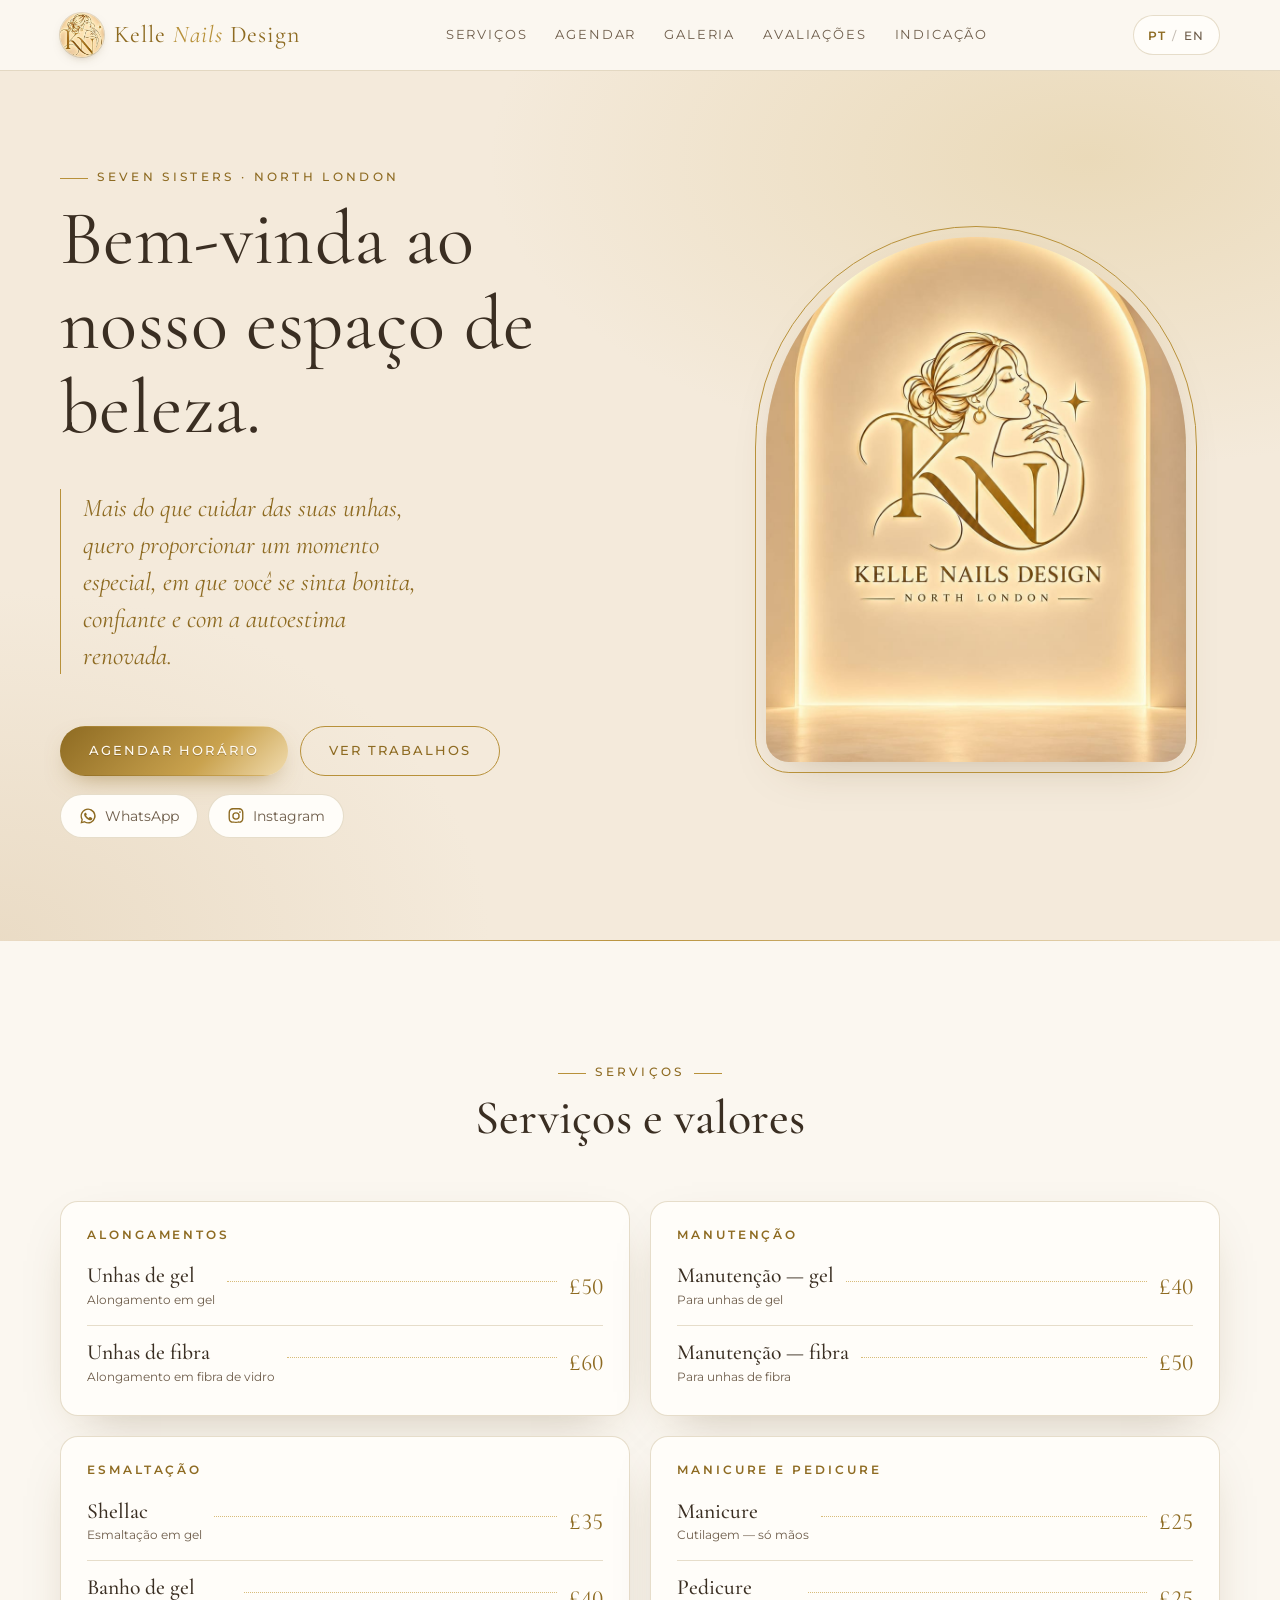
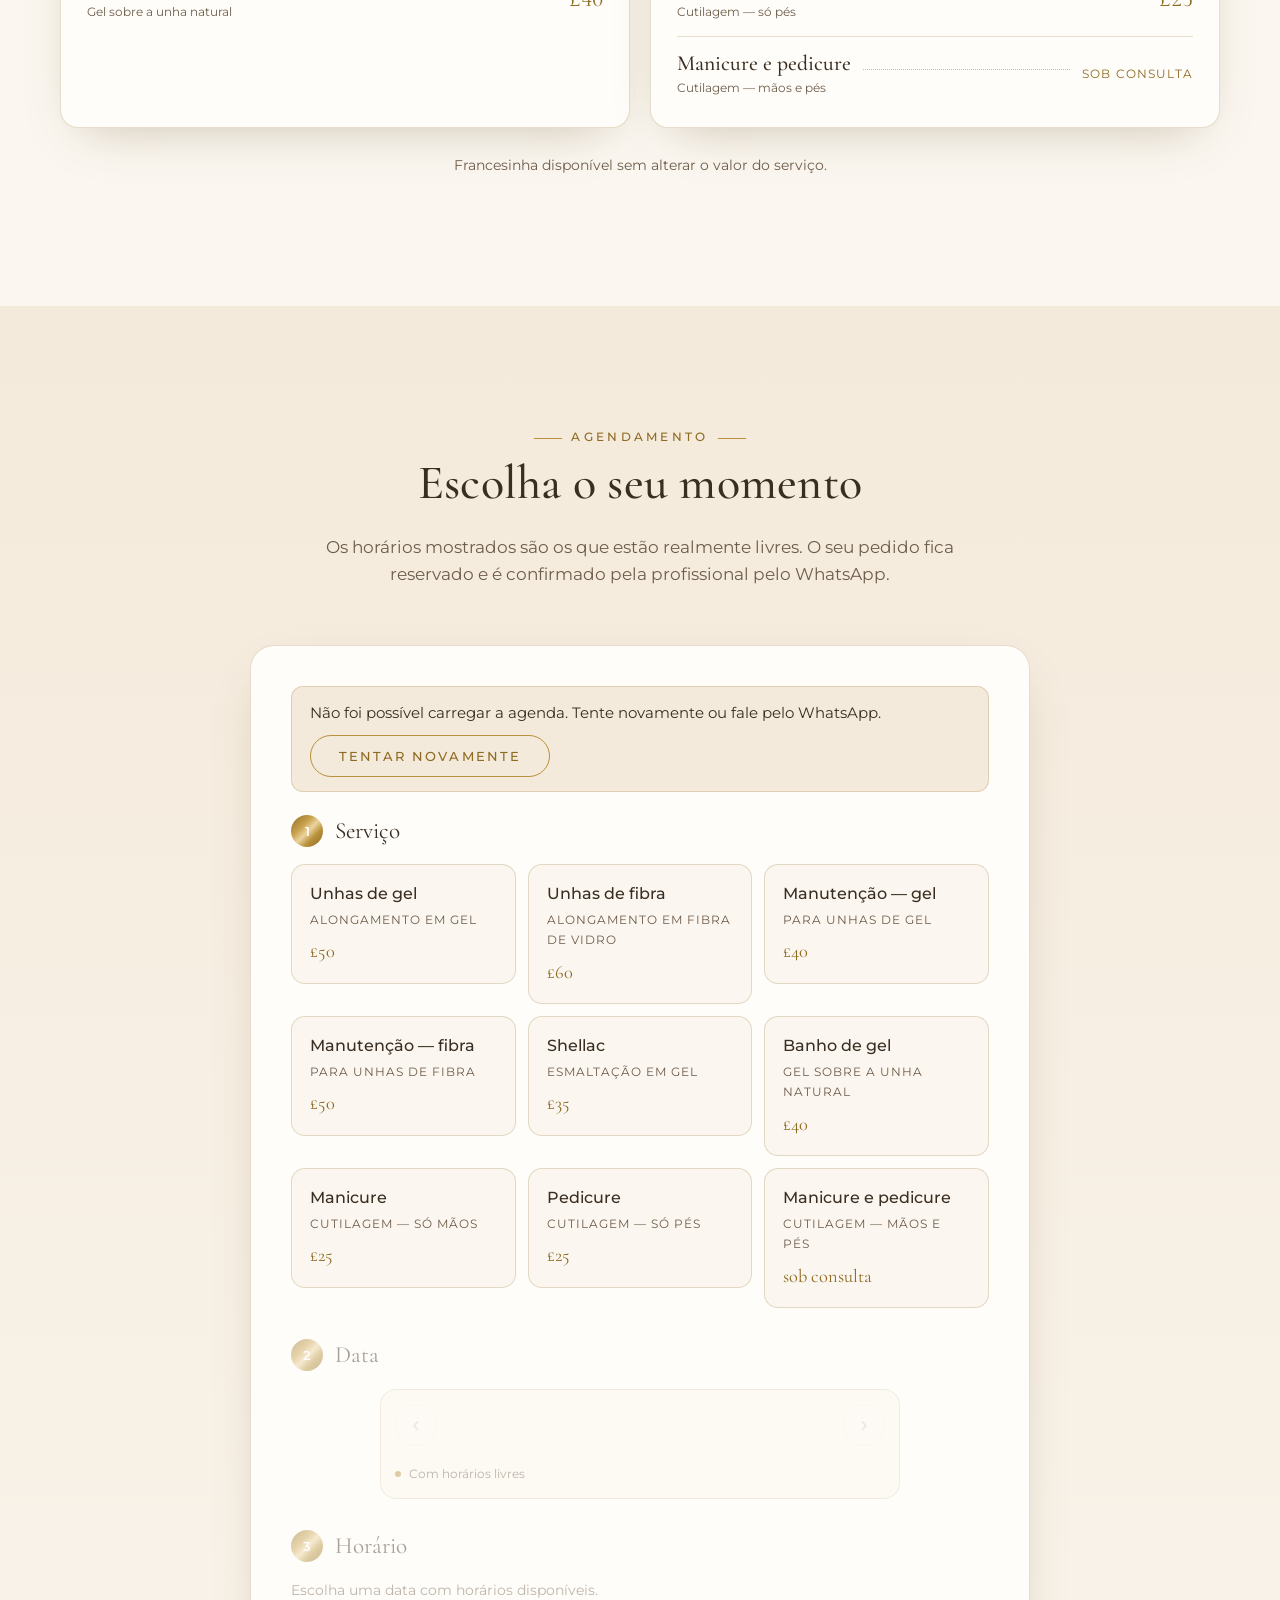
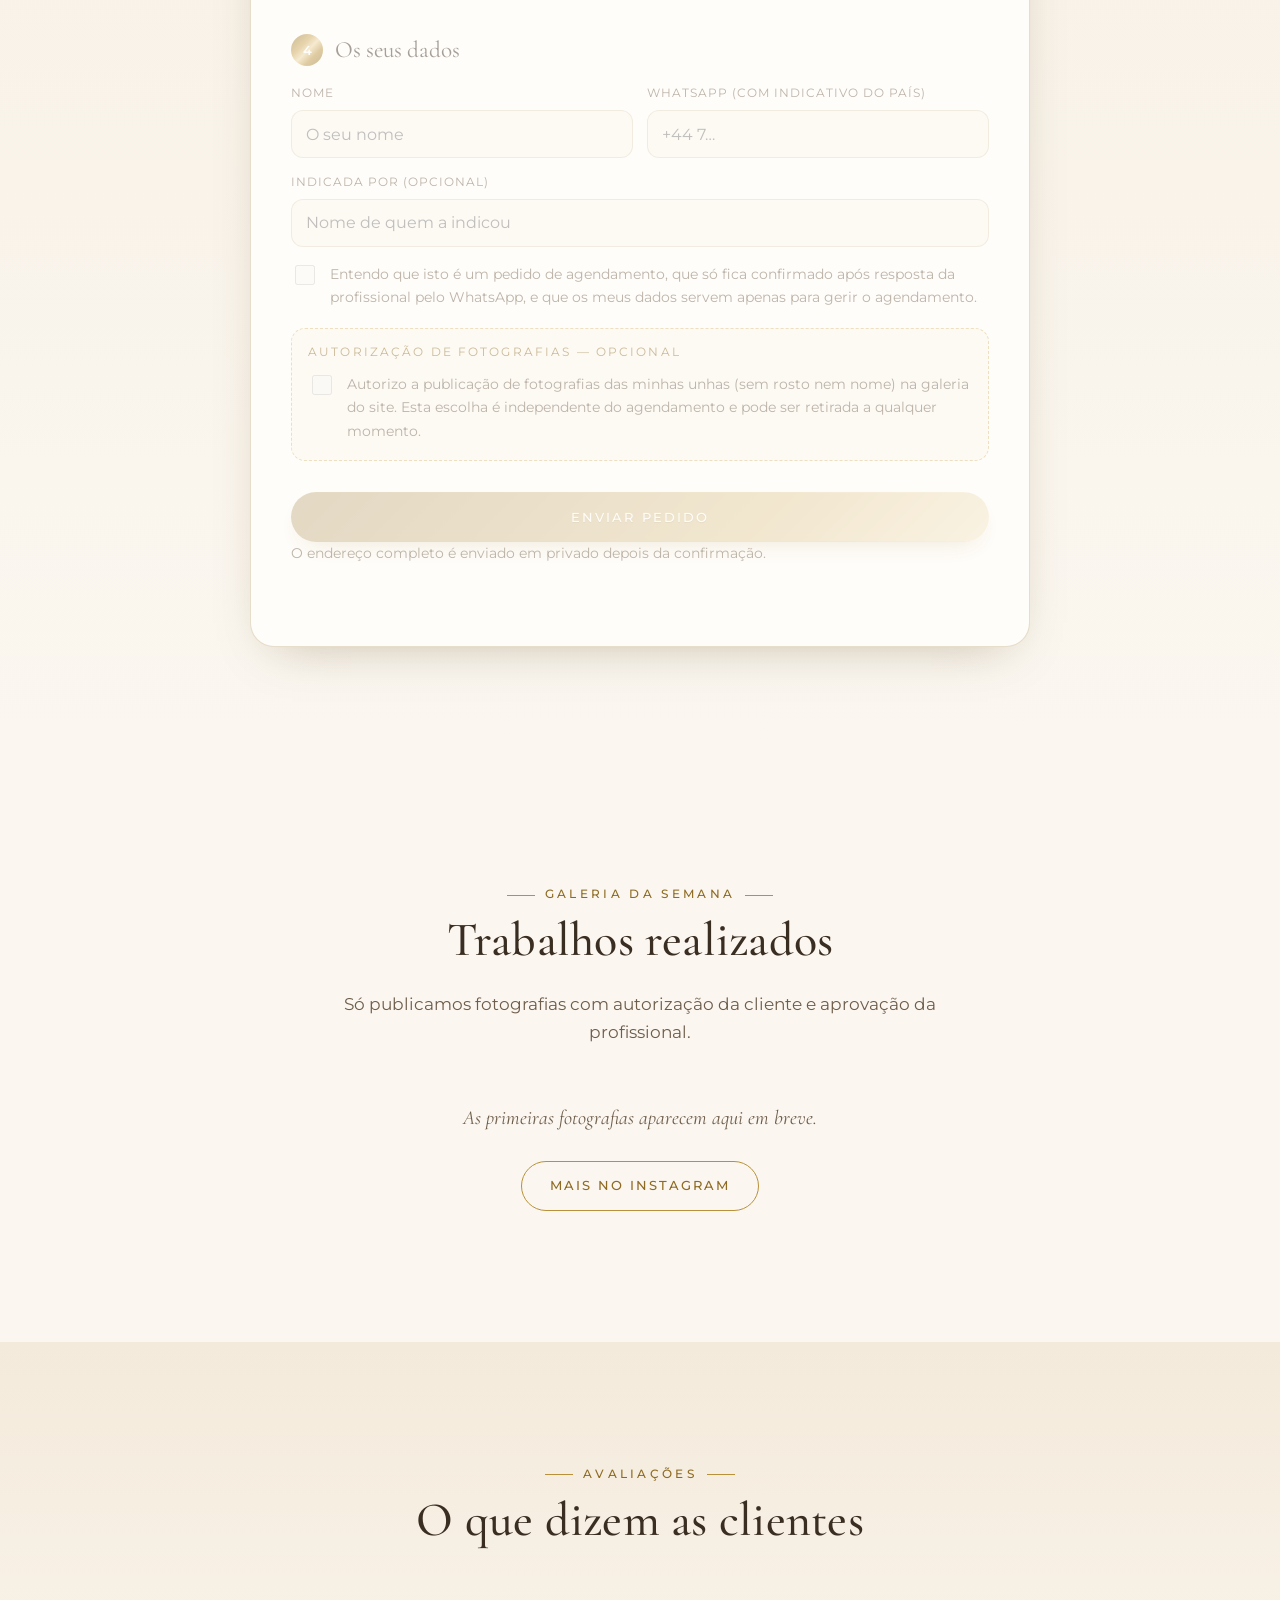
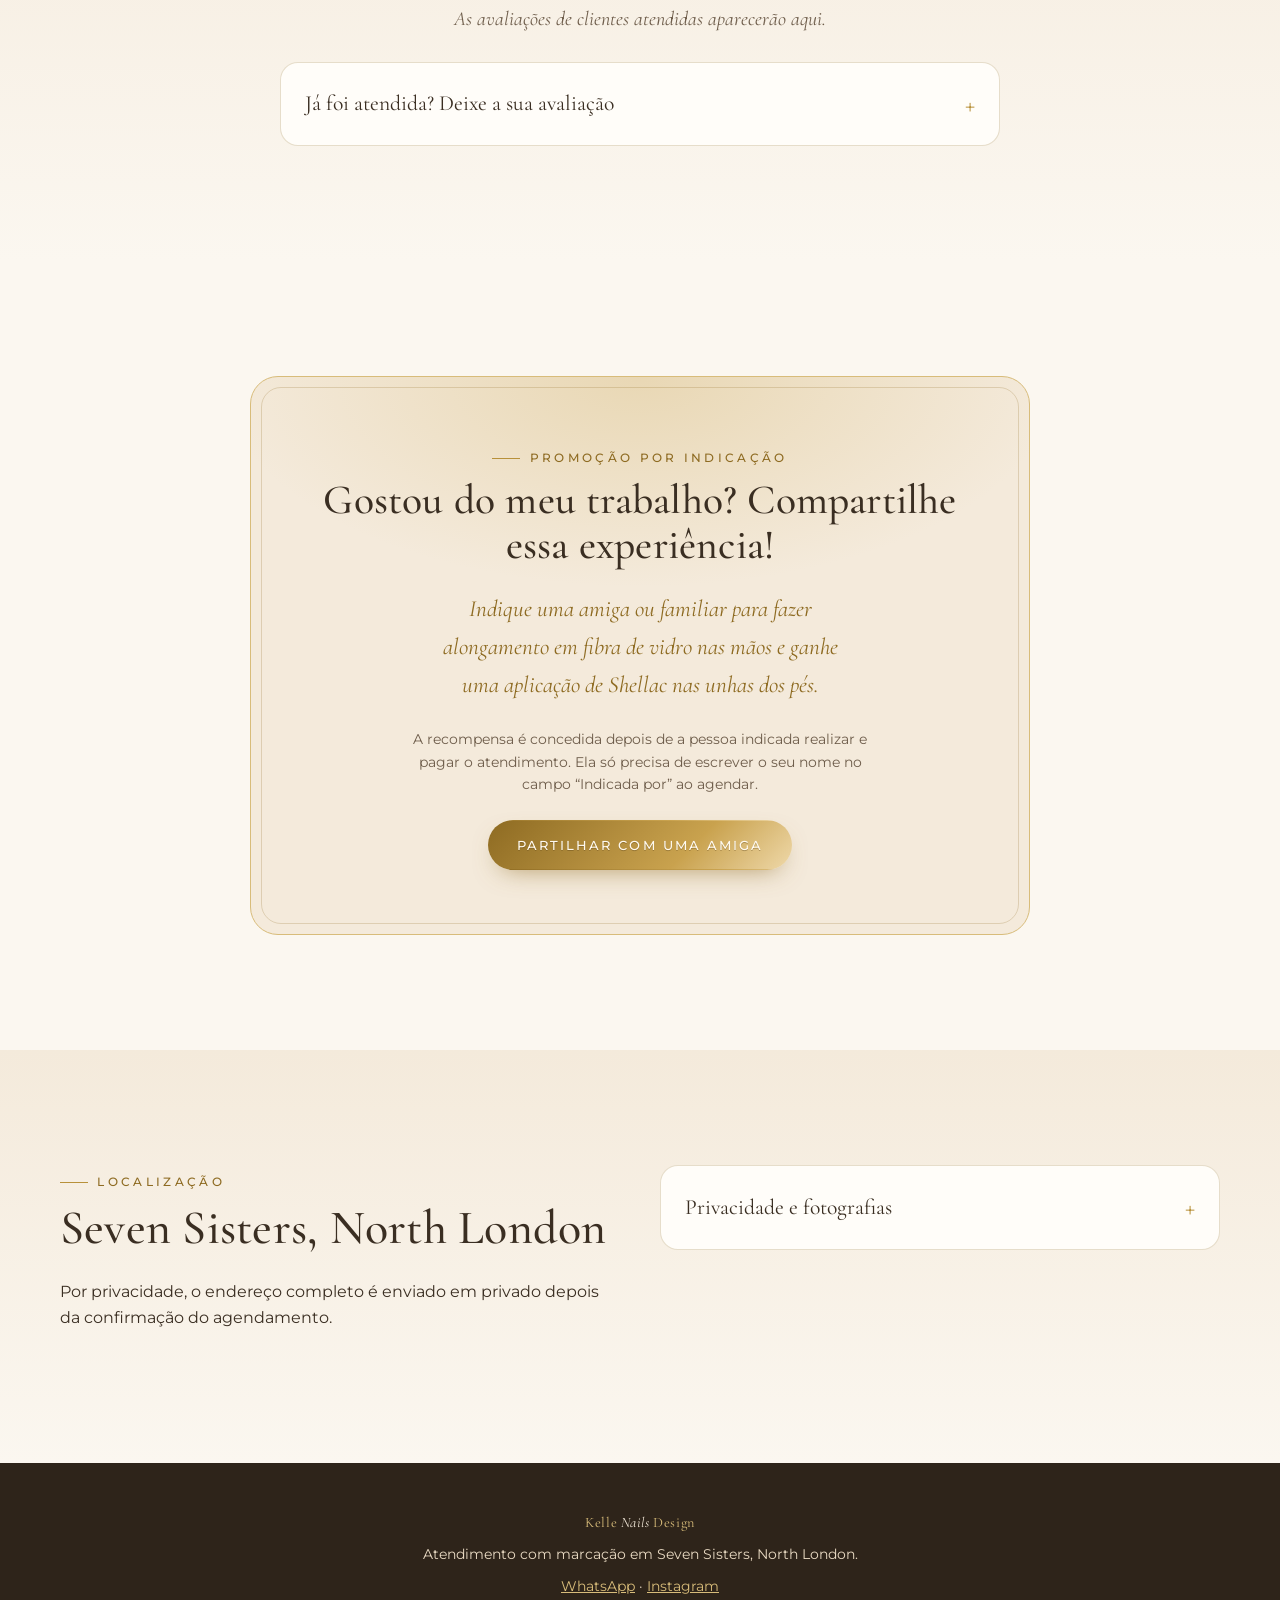
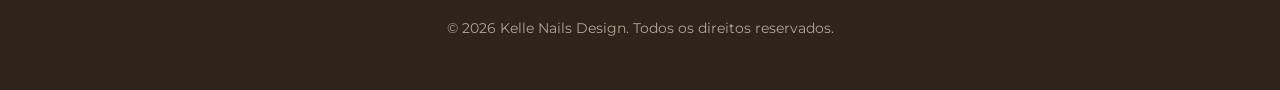
<file: index.html>
<!doctype html>
<html lang="pt-BR" class="no-js">
<head>
  <meta charset="utf-8">
  <script>document.documentElement.className = "js";</script>
  <meta name="viewport" content="width=device-width, initial-scale=1, viewport-fit=cover">
  <title data-i18n="meta.title">Kelle Nails Design · Seven Sisters, North London</title>
  <meta name="description" data-i18n-attr="content:meta.desc" content="Kelle Nails Design — unhas de gel, fibra, Shellac, manicure e pedicure em Seven Sisters, North London.">
  <meta name="theme-color" content="#F4EADB">
  <meta property="og:title" content="Kelle Nails Design">
  <meta property="og:description" content="Seven Sisters, North London">
  <meta property="og:image" content="https://knnails.github.io/kn-dourada.jpg">
  <link rel="icon" href="[data-uri]">
  <link rel="apple-touch-icon" href="[data-uri]">
  <link rel="preconnect" href="https://fonts.googleapis.com">
  <link rel="preconnect" href="https://fonts.gstatic.com" crossorigin>
  <link href="https://fonts.googleapis.com/css2?family=Cormorant+Garamond:ital,wght@0,400;0,500;0,600;1,400;1,500&family=Montserrat:wght@300;400;500;600&display=swap" rel="stylesheet">
  <style>
:root { --kn-img: url("[data-uri]"); }
/* Kelle Nails Design — champanhe, dourado e bege */
:root {
  --ivory: #FBF7F0;
  --champagne: #F4EADB;
  --beige: #E9DAC3;
  --sand: #D9C3A1;
  --gold: #B8913A;
  --gold-deep: #8E6B22;
  --gold-soft: #D8BC7A;
  --ink: #3A2E22;
  --ink-soft: #6E5D4B;
  --line: rgba(142, 107, 34, .22);
  --white: #FFFDF9;
  --danger: #A23E2C;
  --ok: #4E6B3A;
  --shadow: 0 18px 50px -24px rgba(90, 64, 20, .35);
  --radius: 18px;
  --serif: 'Cormorant Garamond', 'Times New Roman', serif;
  --sans: 'Montserrat', system-ui, -apple-system, 'Segoe UI', sans-serif;
  --gold-grad: linear-gradient(135deg, #8E6B22 0%, #C9A24E 35%, #EBD3A0 52%, #B8913A 70%, #8E6B22 100%);
}
*, *::before, *::after { box-sizing: border-box; }
html { scroll-behavior: smooth; scroll-padding-top: 84px; -webkit-text-size-adjust: 100%; }
body {
  margin: 0; background: var(--ivory); color: var(--ink);
  font: 400 16px/1.65 var(--sans); overflow-x: hidden;
  padding-bottom: 76px;
}
@media (min-width: 900px) { body { padding-bottom: 0; } }
img { max-width: 100%; display: block; }
a { color: inherit; }
h1, h2, h3 { font-family: var(--serif); font-weight: 500; line-height: 1.1; margin: 0 0 .5em; letter-spacing: .005em; }
h2 { font-size: clamp(2rem, 4.6vw, 3rem); }
h3 { font-size: 1.6rem; }
p { margin: 0 0 1em; }
[hidden] { display: none !important; }
.sr, .skip:not(:focus) { position: absolute; width: 1px; height: 1px; overflow: hidden; clip: rect(0 0 0 0); }
.skip:focus { position: fixed; top: 8px; left: 8px; z-index: 99; background: var(--white); padding: 8px 14px; border-radius: 8px; }
.wrap { width: min(1160px, 100% - 32px); margin-inline: auto; }
.narrow { width: min(780px, 100% - 32px); }
.center { text-align: center; }
.eyebrow {
  font: 500 .74rem/1 var(--sans); letter-spacing: .28em; text-transform: uppercase; color: var(--gold-deep);
  display: inline-flex; align-items: center; gap: .8em; margin-bottom: 1.1em;
}
.eyebrow::before { content: ''; width: 28px; height: 1px; background: var(--gold); }
.lead { color: var(--ink-soft); font-size: 1.04rem; max-width: 60ch; }
.note { color: var(--ink-soft); font-size: .86rem; }
.small { font-size: .8rem; }
:focus-visible { outline: 2px solid var(--gold); outline-offset: 3px; }

.demo-banner {
  position: relative; z-index: 60; background: var(--ink); color: var(--champagne);
  text-align: center; font-size: .82rem; padding: 8px 16px; letter-spacing: .02em;
}

/* ---------- Header ---------- */
.site-header {
  position: sticky; top: env(safe-area-inset-top, 0px); z-index: 50;
  background: rgba(251, 247, 240, .86); backdrop-filter: saturate(140%) blur(12px);
  border-bottom: 1px solid var(--line);
}
.header-inner { display: flex; align-items: center; justify-content: space-between; gap: 16px; height: 70px; }
.brand { display: flex; align-items: center; text-decoration: none; }
.brand-logo { height: 50px; width: auto; }
.brand-text, .footer-brand { font-family: var(--serif); font-size: 1.5rem; letter-spacing: .04em; color: var(--gold-deep); }
.brand-text em, .footer-brand em { font-style: italic; color: var(--gold); }
.nav { display: flex; gap: 28px; }
.nav a { text-decoration: none; font-size: .82rem; letter-spacing: .14em; text-transform: uppercase; color: var(--ink-soft); position: relative; padding: 6px 0; }
.nav a::after { content: ''; position: absolute; left: 0; right: 100%; bottom: 0; height: 1px; background: var(--gold); transition: right .3s; }
.nav a:hover::after { right: 0; }
.nav a:hover { color: var(--ink); }
.header-actions { display: flex; align-items: center; gap: 10px; }
.lang-btn {
  border: 1px solid var(--line); background: var(--white); border-radius: 999px; padding: 8px 14px; cursor: pointer;
  font: 500 .78rem var(--sans); letter-spacing: .12em; color: var(--ink-soft); min-height: 40px;
}
.lang-opt.on { color: var(--gold-deep); font-weight: 600; }
.lang-sep { margin: 0 6px; opacity: .4; }
.menu-btn { display: none; width: 44px; height: 44px; border: 0; background: none; cursor: pointer; position: relative; }
.menu-btn span:not(.sr) { position: absolute; left: 11px; right: 11px; height: 1.5px; background: var(--ink); transition: transform .3s; }
.menu-btn span:nth-child(1) { top: 17px; } .menu-btn span:nth-child(2) { top: 26px; }
.menu-btn[aria-expanded="true"] span:nth-child(1) { transform: translateY(4.5px) rotate(45deg); }
.menu-btn[aria-expanded="true"] span:nth-child(2) { transform: translateY(-4.5px) rotate(-45deg); }
@media (max-width: 899px) {
  .menu-btn { display: block; }
  .nav {
    position: absolute; top: 70px; left: 0; right: 0; flex-direction: column; gap: 0;
    background: var(--ivory); border-bottom: 1px solid var(--line); padding: 8px 16px 18px;
    transform: translateY(-8px); opacity: 0; pointer-events: none; transition: .25s;
  }
  .nav.open { transform: none; opacity: 1; pointer-events: auto; }
  .nav a { padding: 14px 4px; border-bottom: 1px solid var(--line); }
}

/* ---------- Buttons ---------- */
.btn {
  display: inline-flex; align-items: center; justify-content: center; gap: 8px; min-height: 50px; padding: 0 28px;
  border-radius: 999px; font: 500 .8rem var(--sans); letter-spacing: .16em; text-transform: uppercase; text-decoration: none;
  cursor: pointer; border: 1px solid transparent; transition: transform .2s, box-shadow .2s, background .2s; white-space: nowrap;
}
.btn:active { transform: translateY(1px); }
.btn-gold { background: var(--gold-grad); background-size: 200% 100%; color: #fffaf0; box-shadow: 0 10px 26px -12px rgba(142, 107, 34, .7); text-shadow: 0 1px 0 rgba(90, 64, 20, .35); }
.btn-gold:hover { background-position: 100% 0; box-shadow: 0 14px 30px -12px rgba(142, 107, 34, .8); }
.btn-gold:disabled { opacity: .55; cursor: wait; }
.btn-line { border-color: var(--gold); color: var(--gold-deep); background: transparent; }
.btn-line:hover { background: var(--champagne); }
.btn-block { width: 100%; }
.link-gold { background: none; border: 0; padding: 0; font: 500 .78rem var(--sans); letter-spacing: .16em; text-transform: uppercase; color: var(--gold-deep); text-decoration: none; border-bottom: 1px solid var(--gold); cursor: pointer; }
.chip {
  display: inline-flex; align-items: center; gap: 8px; padding: 10px 18px; border-radius: 999px; min-height: 44px;
  border: 1px solid var(--line); background: var(--white); text-decoration: none; font-size: .86rem; color: var(--ink-soft);
}
.chip svg { width: 18px; height: 18px; fill: var(--gold-deep); }
.chip:hover { border-color: var(--gold); color: var(--ink); }

/* ---------- Hero ---------- */
.hero {
  position: relative; overflow: hidden; padding: clamp(40px, 7vw, 96px) 0 clamp(56px, 8vw, 110px);
  background:
    radial-gradient(1000px 520px at 85% 10%, rgba(216, 188, 122, .35), transparent 60%),
    radial-gradient(700px 500px at 0% 100%, rgba(233, 218, 195, .9), transparent 70%),
    var(--champagne);
}
.hero::after { content: ''; position: absolute; inset: auto 0 0; height: 1px; background: linear-gradient(90deg, transparent, var(--gold), transparent); }
.hero-grid { display: grid; grid-template-columns: 1.1fr .9fr; gap: clamp(32px, 6vw, 80px); align-items: center; }
.hero-title { font-size: clamp(2.6rem, 6.6vw, 4.8rem); font-weight: 400; color: var(--ink); }
.hero-quote {
  font-family: var(--serif); font-style: italic; font-size: clamp(1.25rem, 2.4vw, 1.6rem); line-height: 1.45;
  color: var(--gold-deep); max-width: 34ch; min-height: 4.4em; border-left: 1px solid var(--gold); padding-left: 22px; margin: 1.4em 0 2em;
}
.hero-quote .w { display: inline-block; opacity: 0; transform: translateY(8px); filter: blur(4px); animation: wordIn .9s cubic-bezier(.2,.7,.2,1) forwards; }
@keyframes wordIn { to { opacity: 1; transform: none; filter: none; } }
.hero-ctas { display: flex; flex-wrap: wrap; gap: 12px; margin-bottom: 18px; }
.hero-social { display: flex; flex-wrap: wrap; gap: 10px; }
.hero-portrait { position: relative; margin: 0; justify-self: center; width: min(420px, 100%); }
.portrait-arch {
  aspect-ratio: 4 / 5; border-radius: 220px 220px 24px 24px; overflow: hidden; position: relative;
  background: linear-gradient(160deg, var(--beige), var(--sand)); box-shadow: var(--shadow);
  outline: 1px solid var(--gold); outline-offset: 10px;
}
.portrait-img { width: 100%; height: 100%; object-fit: cover; }
.portrait-empty { position: absolute; inset: 0; display: grid; place-content: center; gap: 14px; text-align: center; padding: 30px; color: var(--ink-soft); font-size: .86rem; letter-spacing: .04em; }
.pe-mark { font-family: var(--serif); font-size: 5.5rem; line-height: 1; background: var(--gold-grad); -webkit-background-clip: text; background-clip: text; color: transparent; letter-spacing: .06em; }
.gold-emblem { position: absolute; width: 38%; right: -10%; bottom: 12%; filter: drop-shadow(0 12px 24px rgba(90, 64, 20, .3)); animation: float 7s ease-in-out infinite; }
@keyframes float { 50% { transform: translateY(-10px); } }
.portrait-tag {
  position: absolute; left: -6%; bottom: 8%; background: var(--white); border: 1px solid var(--line); border-radius: 999px;
  padding: 10px 20px; font: 500 .74rem var(--sans); letter-spacing: .22em; text-transform: uppercase; color: var(--gold-deep); box-shadow: var(--shadow);
}
@media (max-width: 899px) {
  .hero-grid { grid-template-columns: 1fr; }
  .hero-portrait { order: -1; width: min(300px, 78%); }
  .portrait-tag { left: 50%; transform: translateX(-50%); bottom: -18px; white-space: nowrap; }
  .gold-emblem { right: -14%; width: 34%; }
}

/* ---------- Sections ---------- */
.section { padding: clamp(64px, 9vw, 120px) 0; }
.section-tint { background: linear-gradient(180deg, var(--champagne), var(--ivory)); }
.section-head { text-align: center; margin-bottom: clamp(32px, 5vw, 56px); }
.section-head .eyebrow::after { content: ''; width: 28px; height: 1px; background: var(--gold); }
.section-head .lead { margin-inline: auto; }

.services { display: grid; grid-template-columns: repeat(3, 1fr); gap: 20px; }
@media (max-width: 980px) { .services { grid-template-columns: repeat(2, 1fr); } }
@media (max-width: 600px) { .services { grid-template-columns: 1fr; } }
.service-card {
  position: relative; background: var(--white); border: 1px solid var(--line); border-radius: var(--radius);
  padding: 34px 30px 30px; box-shadow: var(--shadow); overflow: hidden; display: flex; flex-direction: column;
}
.service-card::before { content: ''; position: absolute; inset: 0 0 auto; height: 3px; background: var(--gold-grad); }
.service-num { font-family: var(--serif); font-size: 3rem; color: var(--gold-soft); line-height: 1; display: block; margin-bottom: 14px; }
.service-sub { font-size: .76rem; letter-spacing: .22em; text-transform: uppercase; color: var(--gold-deep); }
.service-card p:not(.service-sub) { color: var(--ink-soft); flex: 1; }
.service-card .link-gold { align-self: flex-start; }
.services + .note { margin-top: 26px; }

/* ---------- Booking ---------- */
.booking { background: var(--white); border: 1px solid var(--line); border-radius: 24px; padding: clamp(20px, 4vw, 40px); box-shadow: var(--shadow); }
.booking-status:empty { display: none; }
.booking-status { background: var(--champagne); border: 1px solid var(--line); border-radius: 12px; padding: 14px 18px; margin-bottom: 20px; font-size: .92rem; }
.booking-status .btn { margin-top: 10px; min-height: 42px; }
.step { border: 0; padding: 0; margin: 0 0 28px; transition: opacity .3s; }
.step:disabled { opacity: .45; }
.step legend { display: flex; align-items: center; gap: 12px; font-family: var(--serif); font-size: 1.45rem; margin-bottom: 14px; padding: 0; }
.step-n { width: 32px; height: 32px; border-radius: 50%; display: grid; place-items: center; font: 600 .8rem var(--sans); color: #fff; background: var(--gold-grad); }
.svc-options { display: grid; grid-template-columns: 1fr 1fr; gap: 12px; }
@media (max-width: 560px) { .svc-options { grid-template-columns: 1fr; } }
.svc-opt { position: relative; cursor: pointer; }
.svc-opt input { position: absolute; opacity: 0; }
.svc-opt > span { display: flex; flex-direction: column; gap: 2px; border: 1px solid var(--line); border-radius: 14px; padding: 16px 18px; transition: .2s; background: var(--ivory); }
.svc-opt strong { font-weight: 500; }
.svc-opt small { color: var(--ink-soft); font-size: .78rem; letter-spacing: .08em; text-transform: uppercase; }
.svc-opt input:checked + span { border-color: var(--gold); background: var(--champagne); box-shadow: inset 0 0 0 1px var(--gold); }
.svc-opt input:focus-visible + span { outline: 2px solid var(--gold); outline-offset: 2px; }

.cal { max-width: 520px; margin-inline: auto; border: 1px solid var(--line); border-radius: 16px; padding: 14px; background: var(--ivory); }
.cal-head { display: flex; align-items: center; justify-content: space-between; margin-bottom: 8px; }
.cal-title { margin: 0; font-family: var(--serif); font-size: 1.3rem; }
.cal-nav { width: 42px; height: 42px; border-radius: 50%; border: 1px solid var(--line); background: var(--white); font-size: 1.4rem; color: var(--gold-deep); cursor: pointer; }
.cal-nav:disabled { opacity: .3; cursor: default; }
.cal-grid { display: grid; grid-template-columns: repeat(7, 1fr); gap: 4px; }
.cal-dow { text-align: center; font-size: .68rem; letter-spacing: .1em; text-transform: uppercase; color: var(--ink-soft); padding: 6px 0; }
.cal-day {
  height: clamp(42px, 9vw, 52px); border-radius: 12px; border: 1px solid transparent; background: none; font: 500 .92rem var(--sans);
  color: rgba(58, 46, 34, .3); position: relative; cursor: default;
}
.cal-day.avail { color: var(--ink); background: var(--white); border-color: var(--line); cursor: pointer; }
.cal-day.avail::after { content: ''; position: absolute; left: 50%; bottom: 6px; width: 5px; height: 5px; margin-left: -2.5px; border-radius: 50%; background: var(--gold); }
.cal-day.avail:hover { border-color: var(--gold); }
.cal-day.sel { background: var(--gold-grad); color: #fff; border-color: transparent; }
.cal-day.sel::after { background: #fff; }
.cal-day.today { text-decoration: underline; text-underline-offset: 3px; }
.cal-legend { display: flex; align-items: center; gap: 8px; font-size: .78rem; color: var(--ink-soft); margin: 10px 0 0; }
.cal-legend .dot { width: 6px; height: 6px; border-radius: 50%; background: var(--gold); }
.times { display: flex; flex-wrap: wrap; gap: 10px; }
.time {
  min-width: 88px; min-height: 46px; border-radius: 999px; border: 1px solid var(--line); background: var(--ivory);
  font: 500 .95rem var(--sans); color: var(--ink); cursor: pointer; transition: .2s;
}
.time:hover { border-color: var(--gold); }
.time[aria-pressed="true"] { background: var(--gold-grad); color: #fff; border-color: transparent; }
.hint { color: var(--ink-soft); font-size: .9rem; margin: 0; }

.fields { display: grid; grid-template-columns: 1fr 1fr; gap: 14px; margin-bottom: 16px; }
@media (max-width: 560px) { .fields { grid-template-columns: 1fr; } }
.field { display: flex; flex-direction: column; gap: 6px; font-size: .78rem; letter-spacing: .08em; text-transform: uppercase; color: var(--ink-soft); }
.field-full { grid-column: 1 / -1; }
.field input, .field textarea {
  font: 400 1rem var(--sans); text-transform: none; letter-spacing: 0; color: var(--ink);
  border: 1px solid var(--line); background: var(--ivory); border-radius: 12px; padding: 13px 14px; min-height: 48px; width: 100%;
}
.field input:focus, .field textarea:focus { outline: none; border-color: var(--gold); box-shadow: 0 0 0 3px rgba(184, 145, 58, .18); background: var(--white); }
.field input[aria-invalid="true"] { border-color: var(--danger); }
.hp { position: absolute; left: -9999px; }
.check { display: flex; gap: 12px; align-items: flex-start; font-size: .9rem; color: var(--ink-soft); margin: 0 0 14px; cursor: pointer; }
.check input { width: 20px; height: 20px; margin-top: 2px; accent-color: var(--gold); flex-shrink: 0; }
.consent-box { border: 1px dashed var(--gold-soft); border-radius: 14px; padding: 14px 16px 2px; margin: 18px 0; background: var(--ivory); }
.consent-title { font-size: .74rem; letter-spacing: .18em; text-transform: uppercase; color: var(--gold-deep); margin-bottom: 10px; }
.summary { background: var(--champagne); border-radius: 14px; padding: 14px 18px; margin-bottom: 16px; }
.summary-label { font-size: .72rem; letter-spacing: .2em; text-transform: uppercase; color: var(--gold-deep); margin-bottom: 4px; }
.summary-text { margin: 0; font-family: var(--serif); font-size: 1.2rem; }
.form-error, .form-msg { color: var(--danger); font-size: .9rem; min-height: 1px; margin: 0 0 12px; }
.form-msg.ok { color: var(--ok); }

.result { text-align: center; }
.result:focus { outline: none; }
.result-icon { font-size: 2rem; background: var(--gold-grad); -webkit-background-clip: text; background-clip: text; color: transparent; }
.result h3 { font-size: 1.9rem; }
.demo-note { background: var(--ink); color: var(--champagne); border-radius: 10px; padding: 10px 14px; font-size: .86rem; }
.code-box { display: inline-flex; flex-direction: column; gap: 2px; border: 1px solid var(--gold); border-radius: 14px; padding: 12px 26px; margin: 6px 0 8px; font-size: .74rem; letter-spacing: .2em; text-transform: uppercase; color: var(--ink-soft); }
.code-box strong { font: 600 1.4rem var(--sans); letter-spacing: .12em; color: var(--gold-deep); }
.result .btn-block { margin: 10px 0 18px; }
.manual { text-align: left; border: 1px solid var(--line); border-radius: 14px; padding: 16px; margin: 12px 0 18px; background: var(--ivory); }
.manual-title { font-family: var(--serif); font-size: 1.3rem; margin-bottom: 4px; }
.msg { white-space: pre-wrap; font: .86rem/1.55 var(--sans); background: var(--white); border: 1px solid var(--line); border-radius: 10px; padding: 12px; margin: 0 0 12px; }
.manual-actions { display: flex; flex-wrap: wrap; gap: 10px; }
.manual-actions .btn { flex: 1 1 180px; }

/* ---------- Gallery ---------- */
.gallery { display: grid; grid-template-columns: repeat(auto-fill, minmax(220px, 1fr)); gap: 14px; margin-bottom: 30px; }
.gallery:empty { display: none; }
.g-item { margin: 0; position: relative; border-radius: 16px; overflow: hidden; aspect-ratio: 1; background: var(--beige); box-shadow: var(--shadow); }
.g-item img { width: 100%; height: 100%; object-fit: cover; transition: transform .6s; }
.g-item:hover img { transform: scale(1.04); }
.g-item figcaption { position: absolute; inset: auto 0 0; padding: 26px 14px 12px; color: #fff; font-size: .84rem; background: linear-gradient(transparent, rgba(40, 28, 14, .7)); }
.g-badge { position: absolute; top: 10px; left: 10px; background: var(--white); color: var(--gold-deep); font-size: .66rem; letter-spacing: .16em; text-transform: uppercase; padding: 5px 10px; border-radius: 999px; }
.empty { text-align: center; color: var(--ink-soft); font-style: italic; font-family: var(--serif); font-size: 1.25rem; margin-bottom: 26px; }

/* ---------- Reviews ---------- */
.reviews { display: grid; grid-template-columns: repeat(auto-fill, minmax(280px, 1fr)); gap: 18px; margin-bottom: 30px; }
.reviews:empty { display: none; }
.review { background: var(--white); border: 1px solid var(--line); border-radius: var(--radius); padding: 26px; margin: 0; }
.review-stars { color: var(--gold); letter-spacing: .15em; margin-bottom: 10px; }
.review blockquote { margin: 0 0 14px; font-family: var(--serif); font-size: 1.2rem; line-height: 1.45; }
.review figcaption { font-size: .72rem; letter-spacing: .18em; text-transform: uppercase; color: var(--ink-soft); }
.panel { background: var(--white); border: 1px solid var(--line); border-radius: var(--radius); max-width: 720px; margin: 0 auto; }
.panel summary { cursor: pointer; padding: 20px 24px; font-family: var(--serif); font-size: 1.35rem; list-style: none; display: flex; justify-content: space-between; align-items: center; gap: 12px; }
.panel summary::-webkit-details-marker { display: none; }
.panel summary::after { content: '+'; color: var(--gold); font-size: 1.6rem; transition: transform .3s; }
.panel[open] summary::after { transform: rotate(45deg); }
.panel-body { padding: 0 24px 24px; }
.stars { border: 0; padding: 0; margin: 0 0 14px; display: flex; flex-direction: row-reverse; justify-content: flex-end; gap: 4px; }
.stars legend { font-size: .78rem; letter-spacing: .08em; text-transform: uppercase; color: var(--ink-soft); margin-bottom: 6px; width: 100%; }
.stars input { position: absolute; opacity: 0; }
.stars label { font-size: 2rem; color: var(--beige); cursor: pointer; line-height: 1; padding: 2px; }
.stars input:checked ~ label, .stars label:hover, .stars label:hover ~ label { color: var(--gold); }
.stars input:focus-visible + label { outline: 2px solid var(--gold); border-radius: 6px; }

/* ---------- Referral ---------- */
.referral {
  position: relative; text-align: center; padding: clamp(36px, 6vw, 64px) clamp(22px, 5vw, 60px); border-radius: 28px;
  background: radial-gradient(600px 300px at 50% 0%, rgba(216, 188, 122, .4), transparent 70%), var(--champagne);
  border: 1px solid var(--gold-soft); overflow: hidden;
}
.referral::before { content: ''; position: absolute; inset: 10px; border: 1px solid var(--line); border-radius: 20px; pointer-events: none; }
.referral-emblem { width: 96px; margin: 0 auto 16px; }
.referral h2 { font-size: clamp(1.8rem, 4vw, 2.6rem); }
.referral-text { font-family: var(--serif); font-size: clamp(1.2rem, 2.4vw, 1.45rem); color: var(--gold-deep); font-style: italic; max-width: 40ch; margin: 0 auto 1em; }
.referral .note { max-width: 52ch; margin: 0 auto 24px; }

/* ---------- Location ---------- */
.two-col { display: grid; grid-template-columns: 1fr 1fr; gap: 40px; align-items: start; }
@media (max-width: 800px) { .two-col { grid-template-columns: 1fr; } }
.two-col .panel { margin: 0; }

/* ---------- Footer ---------- */
.site-footer { background: #2E241A; color: var(--beige); padding: 48px 0 40px; text-align: center; }
.footer-brand { font-size: 1.9rem; color: var(--gold-soft); }
.footer-brand em { color: var(--champagne); }
.site-footer p { margin-bottom: .6em; font-size: .9rem; }
.footer-links a { color: var(--gold-soft); }
.site-footer .small { opacity: .7; margin-top: 18px; }

/* ---------- Mobile sticky bar ---------- */
.sticky-bar {
  position: fixed; inset: auto 0 0; z-index: 40; display: flex; gap: 10px; padding: 10px 16px calc(10px + env(safe-area-inset-bottom));
  background: rgba(251, 247, 240, .94); backdrop-filter: blur(10px); border-top: 1px solid var(--line);
}
.sticky-bar .btn { flex: 1; min-height: 48px; padding: 0 12px; }
@media (min-width: 900px) { .sticky-bar { display: none; } }

/* ---------- Reveal ---------- */
.reveal { opacity: 0; transform: translateY(18px); transition: opacity .8s, transform .8s; }
.reveal.in { opacity: 1; transform: none; }
@media (prefers-reduced-motion: reduce) {
  *, *::before, *::after { animation: none !important; transition: none !important; scroll-behavior: auto !important; }
  .hero-quote .w, .reveal { opacity: 1; transform: none; filter: none; }
}

/* ---------- Abertura: luz da marca a acender ----------
   Três proteções para nunca bloquear o site:
   1) sem JavaScript (.no-js) a abertura não aparece;
   2) a própria CSS esconde-a aos 6,5 s (introFailsafe), mesmo que o JS falhe;
   3) um script mínimo e independente remove-a aos 7 s. */
.intro {
  position: fixed; inset: 0; z-index: 100; overflow: hidden; cursor: pointer;
  background: #120C06;
  transition: opacity .9s ease, visibility .9s;
  animation: introFailsafe .9s ease 6.5s forwards;
}
.no-js .intro { display: none; }
.intro.out { opacity: 0; visibility: hidden; pointer-events: none; }
@keyframes introFailsafe { to { opacity: 0; visibility: hidden; pointer-events: none; } }
.intro-bg, .intro-img { background-image: var(--kn-img); background-repeat: no-repeat; }
.intro-bg {
  position: absolute; inset: -80px; filter: blur(40px) brightness(.14) saturate(.5);
  background-size: cover; background-position: 50% 42%;
  animation: lightOnBg 2.4s linear .2s forwards;
}
.intro-img {
  position: absolute; inset: 0; background-size: cover; background-position: 50% 42%;
  filter: brightness(.14) saturate(.5) contrast(1.15);
  animation: lightOn 2.4s linear .2s forwards;
}
@media (min-aspect-ratio: 4/5) {
  .intro-img {
    background-size: contain;
    -webkit-mask-image: linear-gradient(90deg, transparent, #000 22%, #000 78%, transparent);
    mask-image: linear-gradient(90deg, transparent, #000 22%, #000 78%, transparent);
  }
}
.intro-glow {
  position: absolute; inset: 0; pointer-events: none; opacity: 0; mix-blend-mode: screen;
  background:
    radial-gradient(38% 48% at 50% 46%, rgba(255, 238, 196, .55), transparent 70%),
    radial-gradient(60% 70% at 50% 50%, rgba(255, 214, 140, .22), transparent 75%);
  animation: glowOn 2.4s linear .2s forwards, glowBreath 4s ease-in-out 2.8s infinite;
}
@keyframes lightOn {
  0%, 30% { filter: brightness(.14) saturate(.5) contrast(1.15); }
  34%     { filter: brightness(.62) saturate(.8) contrast(1.05); }
  38%     { filter: brightness(.22) saturate(.6) contrast(1.1); }
  45%     { filter: brightness(.85) saturate(.95) contrast(1); }
  49%     { filter: brightness(.5) saturate(.8) contrast(1.05); }
  62%, 100% { filter: brightness(1) saturate(1) contrast(1); }
}
@keyframes lightOnBg {
  0%, 30% { filter: blur(40px) brightness(.14) saturate(.5); }
  34%     { filter: blur(40px) brightness(.62) saturate(.8); }
  38%     { filter: blur(40px) brightness(.22) saturate(.6); }
  45%     { filter: blur(40px) brightness(.85) saturate(.95); }
  49%     { filter: blur(40px) brightness(.5) saturate(.8); }
  62%, 100% { filter: blur(40px) brightness(1) saturate(1); }
}
@keyframes glowOn {
  0%, 30% { opacity: 0; } 34% { opacity: .7; } 38% { opacity: .15; } 45% { opacity: .9; }
  49% { opacity: .4; } 62% { opacity: 1; } 100% { opacity: .75; }
}
@keyframes glowBreath { 50% { opacity: 1; } }
.intro-skip {
  position: absolute; left: 50%; bottom: calc(28px + env(safe-area-inset-bottom, 0px)); transform: translateX(-50%);
  min-height: 48px; padding: 0 34px; border-radius: 999px; cursor: pointer; z-index: 2;
  border: 1px solid rgba(142, 107, 34, .55); background: rgba(255, 250, 240, .85); backdrop-filter: blur(6px);
  font: 500 .78rem var(--sans); letter-spacing: .24em; text-transform: uppercase; color: var(--gold-deep);
  opacity: 0; animation: skipIn .8s ease 1.2s forwards;
}
.intro-skip:focus-visible { outline: 2px solid #fffaf0; outline-offset: 3px; }
@keyframes skipIn { to { opacity: 1; } }
body.intro-on { overflow: hidden; }
/* Quem pediu menos movimento no sistema não vê a luz a piscar */
@media (prefers-reduced-motion: reduce) { .intro { display: none !important; } }

/* Imagem da marca no arco do topo */
.portrait-brand { position: absolute; inset: 0; background: var(--kn-img) 50% 38% / cover no-repeat; }
.brand { gap: 10px; }
.brand-mark { width: 44px; height: 44px; border-radius: 50%; object-fit: cover; box-shadow: 0 0 0 1px var(--line), 0 4px 12px -6px rgba(90, 64, 20, .5); flex-shrink: 0; }
.brand-text { white-space: nowrap; }
@media (max-width: 520px) { .brand-mark { width: 38px; height: 38px; } .brand-text { font-size: 1.22rem; } .lang-btn { padding: 8px 11px; } }
@media (max-width: 359px) { .brand-text { font-size: 1rem; letter-spacing: .01em; } .brand { gap: 6px; } .brand-mark { width: 30px; height: 30px; } .header-inner { gap: 8px; } .header-actions { gap: 4px; } .lang-btn { padding: 6px 9px; letter-spacing: .06em; } .menu-btn { width: 38px; } .menu-btn span:not(.sr) { left: 9px; right: 9px; } .btn { padding: 0 18px; letter-spacing: .1em; } }

/* ---------- Tabela de serviços ---------- */
.services.menu { grid-template-columns: repeat(2, 1fr); gap: 20px; }
@media (max-width: 760px) { .services.menu { grid-template-columns: 1fr; } }
.menu-group { background: var(--white); border: 1px solid var(--line); border-radius: var(--radius); padding: 26px 26px 14px; box-shadow: var(--shadow); min-width: 0; }
.menu-group h3 { font-size: .76rem; font-family: var(--sans); font-weight: 600; letter-spacing: .24em; text-transform: uppercase; color: var(--gold-deep); margin-bottom: 8px; }
.menu-list { list-style: none; margin: 0; padding: 0; }
.menu-row + .menu-row { border-top: 1px solid var(--line); }
.menu-link { display: flex; align-items: center; gap: 12px; padding: 14px 0; text-decoration: none; color: var(--ink); min-height: 56px; }
.menu-link:hover .menu-name strong { color: var(--gold-deep); }
.menu-name { display: flex; flex-direction: column; gap: 2px; min-width: 0; }
.menu-name strong { font-family: var(--serif); font-weight: 500; font-size: 1.35rem; line-height: 1.15; transition: color .2s; }
.menu-name small { font-size: .78rem; color: var(--ink-soft); }
.menu-dots { flex: 1; min-width: 16px; border-bottom: 1px dotted var(--gold-soft); transform: translateY(-6px); }
.menu-price { font-family: var(--serif); font-size: 1.45rem; color: var(--gold-deep); font-variant-numeric: lining-nums tabular-nums; white-space: nowrap; }
.menu-price-ask { font-family: var(--sans); font-size: .74rem; letter-spacing: .1em; text-transform: uppercase; }
.menu-note { margin-top: 26px; }
.svc-options { grid-template-columns: repeat(auto-fill, minmax(220px, 1fr)); }
.svc-price { font-style: normal; font-family: var(--serif); font-size: 1.15rem; color: var(--gold-deep); margin-top: 4px; }
.french-opt { background: var(--champagne); border-radius: 12px; padding: 12px 14px; }

</style>
</head>
<body>
  <!-- Abertura: a luz em volta da marca acende quando a cliente entra -->
  <div class="intro" id="intro" role="dialog" aria-label="Kelle Nails Design">
    <div class="intro-bg" aria-hidden="true"></div>
    <div class="intro-img" role="img" aria-label="Kelle Nails Design — North London"></div>
    <div class="intro-glow" aria-hidden="true"></div>
    <button class="intro-skip" id="introSkip" type="button" data-i18n="intro.enter">Entrar</button>
  </div>
  <script>
    /* Proteção independente: mesmo que o resto do JavaScript falhe, a abertura sai aos 7 s */
    setTimeout(function () {
      var i = document.getElementById('intro'); if (i) i.parentNode.removeChild(i);
      document.body.classList.remove('intro-on');
    }, 7000);
  </script>
  <a class="skip" href="#main">Skip</a>
  <div class="demo-banner" id="demoBanner" hidden data-i18n="demo.banner"></div>

  <header class="site-header" id="top">
    <div class="wrap header-inner">
      <a href="#top" class="brand" aria-label="Kelle Nails Design">
        <img src="[data-uri]" alt="" class="brand-mark" width="44" height="44">
        <span class="brand-text">Kelle <em>Nails</em> Design</span>
      </a>
      <nav class="nav" id="nav" aria-label="Principal">
        <a href="#servicos" data-i18n="nav.services">Serviços</a>
        <a href="#agendar" data-i18n="nav.book">Agendar</a>
        <a href="#galeria" data-i18n="nav.gallery">Galeria</a>
        <a href="#avaliacoes" data-i18n="nav.reviews">Avaliações</a>
        <a href="#indicacao" data-i18n="nav.referral">Indicação</a>
      </nav>
      <div class="header-actions">
        <button class="lang-btn" id="langBtn" type="button" data-i18n-attr="aria-label:lang.label" aria-label="Mudar para inglês">
          <span class="lang-opt" data-l="pt">PT</span><span class="lang-sep">/</span><span class="lang-opt" data-l="en">EN</span>
        </button>
        <button class="menu-btn" id="menuBtn" type="button" aria-expanded="false" aria-controls="nav"><span></span><span></span><span class="sr" data-i18n="nav.menu">Menu</span></button>
      </div>
    </div>
  </header>

  <main id="main">
    <!-- ============ INÍCIO ============ -->
    <section class="hero">
      <div class="wrap hero-grid">
        <div class="hero-copy">
          <p class="eyebrow" data-i18n="hero.eyebrow">Seven Sisters · North London</p>
          <h1 class="hero-title" data-i18n="hero.title">Bem-vinda ao nosso espaço de beleza.</h1>
          <p class="hero-quote" id="heroQuote" data-i18n="hero.quote" data-animate>Mais do que cuidar das suas unhas, quero proporcionar um momento especial, em que você se sinta bonita, confiante e com a autoestima renovada.</p>
          <div class="hero-ctas">
            <a href="#agendar" class="btn btn-gold" data-i18n="btn.book">Agendar horário</a>
            <a href="#galeria" class="btn btn-line" data-i18n="btn.gallery">Ver trabalhos</a>
          </div>
          <div class="hero-social">
            <a class="chip js-wa" href="#" target="_blank" rel="noopener">
              <svg viewBox="0 0 24 24" aria-hidden="true"><path d="M12 2a10 10 0 0 0-8.7 14.9L2 22l5.3-1.3A10 10 0 1 0 12 2Zm0 18.2a8.2 8.2 0 0 1-4.2-1.2l-.3-.2-3.1.8.8-3-.2-.3A8.2 8.2 0 1 1 12 20.2Zm4.5-6.1c-.2-.1-1.5-.7-1.7-.8-.2-.1-.4-.1-.6.1l-.8 1c-.1.2-.3.2-.5.1a6.7 6.7 0 0 1-3.3-2.9c-.2-.4.2-.4.7-1.3.1-.2 0-.3 0-.4l-.8-1.8c-.2-.5-.4-.4-.6-.4h-.5a1 1 0 0 0-.7.3 3 3 0 0 0-.9 2.2 5.2 5.2 0 0 0 1.1 2.7 11.9 11.9 0 0 0 4.6 4c1.7.7 2.4.8 3.2.7a2.8 2.8 0 0 0 1.8-1.3 2.3 2.3 0 0 0 .2-1.3c0-.1-.2-.2-.4-.3Z"/></svg>
              <span data-i18n="btn.whatsapp">WhatsApp</span></a>
            <a class="chip js-ig" href="#" target="_blank" rel="noopener">
              <svg viewBox="0 0 24 24" aria-hidden="true"><path d="M12 7a5 5 0 1 0 0 10 5 5 0 0 0 0-10Zm0 8.2a3.2 3.2 0 1 1 0-6.4 3.2 3.2 0 0 1 0 6.4ZM17.3 5.5a1.2 1.2 0 1 0 0 2.4 1.2 1.2 0 0 0 0-2.4ZM21.9 7.1a5.9 5.9 0 0 0-1.6-4.2A5.9 5.9 0 0 0 16.1 1.3C14.4 1.2 9.6 1.2 7.9 1.3a5.9 5.9 0 0 0-4.2 1.6A5.9 5.9 0 0 0 2.1 7.1C2 8.8 2 13.6 2.1 15.3a5.9 5.9 0 0 0 1.6 4.2 5.9 5.9 0 0 0 4.2 1.6c1.7.1 6.5.1 8.2 0a5.9 5.9 0 0 0 4.2-1.6 5.9 5.9 0 0 0 1.6-4.2c.1-1.7.1-6.5 0-8.2Zm-2.2 10.1a3.3 3.3 0 0 1-1.9 1.9c-1.3.5-4.4.4-5.8.4s-4.5.1-5.8-.4a3.3 3.3 0 0 1-1.9-1.9c-.5-1.3-.4-4.4-.4-5.8s-.1-4.5.4-5.8a3.3 3.3 0 0 1 1.9-1.9c1.3-.5 4.4-.4 5.8-.4s4.5-.1 5.8.4a3.3 3.3 0 0 1 1.9 1.9c.5 1.3.4 4.4.4 5.8s.1 4.5-.4 5.8Z"/></svg>
              <span data-i18n="btn.instagram">Instagram</span></a>
          </div>
        </div>

        <figure class="hero-portrait">
          <div class="portrait-arch">
            <div class="portrait-brand" role="img" aria-label="Kelle Nails Design — North London"></div>
          </div>
        </figure>
      </div>
    </section>

    <!-- ============ SERVIÇOS ============ -->
    <section class="section" id="servicos">
      <div class="wrap">
        <header class="section-head">
          <p class="eyebrow" data-i18n="services.eyebrow">Serviços</p>
          <h2 data-i18n="services.title">Cuidado com acabamento impecável</h2>
        </header>
        <div class="services menu">
          <section class="menu-group">
            <h3 data-i18n="services.g.along">Alongamentos</h3>
            <ul class="menu-list">
              <li class="menu-row">
                <a href="#agendar" class="menu-link js-pick" data-service="gel">
                  <span class="menu-name"><strong data-i18n="services.gel.title">Unhas de gel</strong><small data-i18n="services.gel.sub">Alongamento em gel</small></span>
                  <span class="menu-dots" aria-hidden="true"></span>
                  <span class="menu-price">£50</span>
                </a>
              </li>
              <li class="menu-row">
                <a href="#agendar" class="menu-link js-pick" data-service="fibra">
                  <span class="menu-name"><strong data-i18n="services.fibra.title">Unhas de fibra</strong><small data-i18n="services.fibra.sub">Alongamento em fibra de vidro</small></span>
                  <span class="menu-dots" aria-hidden="true"></span>
                  <span class="menu-price">£60</span>
                </a>
              </li>
            </ul>
          </section>
          <section class="menu-group">
            <h3 data-i18n="services.g.manut">Manutenção</h3>
            <ul class="menu-list">
              <li class="menu-row">
                <a href="#agendar" class="menu-link js-pick" data-service="manut_gel">
                  <span class="menu-name"><strong data-i18n="services.manut_gel.title">Manutenção — gel</strong><small data-i18n="services.manut_gel.sub">Para unhas de gel</small></span>
                  <span class="menu-dots" aria-hidden="true"></span>
                  <span class="menu-price">£40</span>
                </a>
              </li>
              <li class="menu-row">
                <a href="#agendar" class="menu-link js-pick" data-service="manut_fibra">
                  <span class="menu-name"><strong data-i18n="services.manut_fibra.title">Manutenção — fibra</strong><small data-i18n="services.manut_fibra.sub">Para unhas de fibra</small></span>
                  <span class="menu-dots" aria-hidden="true"></span>
                  <span class="menu-price">£50</span>
                </a>
              </li>
            </ul>
          </section>
          <section class="menu-group">
            <h3 data-i18n="services.g.esm">Esmaltação</h3>
            <ul class="menu-list">
              <li class="menu-row">
                <a href="#agendar" class="menu-link js-pick" data-service="shellac">
                  <span class="menu-name"><strong data-i18n="services.shellac.title">Shellac</strong><small data-i18n="services.shellac.sub">Esmaltação em gel</small></span>
                  <span class="menu-dots" aria-hidden="true"></span>
                  <span class="menu-price">£35</span>
                </a>
              </li>
              <li class="menu-row">
                <a href="#agendar" class="menu-link js-pick" data-service="banho_gel">
                  <span class="menu-name"><strong data-i18n="services.banho_gel.title">Banho de gel</strong><small data-i18n="services.banho_gel.sub">Gel sobre a unha natural</small></span>
                  <span class="menu-dots" aria-hidden="true"></span>
                  <span class="menu-price">£40</span>
                </a>
              </li>
            </ul>
          </section>
          <section class="menu-group">
            <h3 data-i18n="services.g.cut">Manicure e pedicure</h3>
            <ul class="menu-list">
              <li class="menu-row">
                <a href="#agendar" class="menu-link js-pick" data-service="cut_maos">
                  <span class="menu-name"><strong data-i18n="services.cut_maos.title">Manicure</strong><small data-i18n="services.cut_maos.sub">Cutilagem — só mãos</small></span>
                  <span class="menu-dots" aria-hidden="true"></span>
                  <span class="menu-price">£25</span>
                </a>
              </li>
              <li class="menu-row">
                <a href="#agendar" class="menu-link js-pick" data-service="cut_pes">
                  <span class="menu-name"><strong data-i18n="services.cut_pes.title">Pedicure</strong><small data-i18n="services.cut_pes.sub">Cutilagem — só pés</small></span>
                  <span class="menu-dots" aria-hidden="true"></span>
                  <span class="menu-price">£25</span>
                </a>
              </li>
              <li class="menu-row">
                <a href="#agendar" class="menu-link js-pick" data-service="cut_maos_pes">
                  <span class="menu-name"><strong data-i18n="services.cut_maos_pes.title">Manicure e pedicure</strong><small data-i18n="services.cut_maos_pes.sub">Cutilagem — mãos e pés</small></span>
                  <span class="menu-dots" aria-hidden="true"></span>
                  <span class="menu-price menu-price-ask" data-i18n="services.ask">sob consulta</span>
                </a>
              </li>
            </ul>
          </section>
        </div>
        <p class="note center menu-note" data-i18n="services.price"></p>
      </div>
    </section>

    <!-- ============ AGENDAMENTO ============ -->
    <section class="section section-tint" id="agendar">
      <div class="wrap narrow">
        <header class="section-head">
          <p class="eyebrow" data-i18n="book.eyebrow">Agendamento</p>
          <h2 data-i18n="book.title">Escolha o seu momento</h2>
          <p class="lead" data-i18n="book.lead"></p>
        </header>

        <div class="booking" id="booking">
          <div class="booking-status" id="bookingStatus" role="status" aria-live="polite"></div>

          <form id="bookingForm" novalidate>
            <fieldset class="step" id="stepService">
              <legend><span class="step-n">1</span><span data-i18n="book.step1">Serviço</span></legend>
              <div class="svc-options">
                <label class="svc-opt"><input type="radio" name="service" value="gel"><span><strong data-i18n="services.gel.title"></strong><small data-i18n="services.gel.sub"></small><em class="svc-price">£50</em></span></label>
                <label class="svc-opt"><input type="radio" name="service" value="fibra"><span><strong data-i18n="services.fibra.title"></strong><small data-i18n="services.fibra.sub"></small><em class="svc-price">£60</em></span></label>
                <label class="svc-opt"><input type="radio" name="service" value="manut_gel"><span><strong data-i18n="services.manut_gel.title"></strong><small data-i18n="services.manut_gel.sub"></small><em class="svc-price">£40</em></span></label>
                <label class="svc-opt"><input type="radio" name="service" value="manut_fibra"><span><strong data-i18n="services.manut_fibra.title"></strong><small data-i18n="services.manut_fibra.sub"></small><em class="svc-price">£50</em></span></label>
                <label class="svc-opt"><input type="radio" name="service" value="shellac"><span><strong data-i18n="services.shellac.title"></strong><small data-i18n="services.shellac.sub"></small><em class="svc-price">£35</em></span></label>
                <label class="svc-opt"><input type="radio" name="service" value="banho_gel"><span><strong data-i18n="services.banho_gel.title"></strong><small data-i18n="services.banho_gel.sub"></small><em class="svc-price">£40</em></span></label>
                <label class="svc-opt"><input type="radio" name="service" value="cut_maos"><span><strong data-i18n="services.cut_maos.title"></strong><small data-i18n="services.cut_maos.sub"></small><em class="svc-price">£25</em></span></label>
                <label class="svc-opt"><input type="radio" name="service" value="cut_pes"><span><strong data-i18n="services.cut_pes.title"></strong><small data-i18n="services.cut_pes.sub"></small><em class="svc-price">£25</em></span></label>
                <label class="svc-opt"><input type="radio" name="service" value="cut_maos_pes"><span><strong data-i18n="services.cut_maos_pes.title"></strong><small data-i18n="services.cut_maos_pes.sub"></small><em class="svc-price" data-i18n="services.ask">sob consulta</em></span></label>
              </div>
            </fieldset>

            <fieldset class="step" id="stepDate" disabled>
              <legend><span class="step-n">2</span><span data-i18n="book.step2">Data</span></legend>
              <div class="cal">
                <div class="cal-head">
                  <button type="button" class="cal-nav" id="calPrev" data-i18n-attr="aria-label:book.prev">‹</button>
                  <p class="cal-title" id="calTitle"></p>
                  <button type="button" class="cal-nav" id="calNext" data-i18n-attr="aria-label:book.next">›</button>
                </div>
                <div class="cal-grid" id="calGrid" role="grid"></div>
                <p class="cal-legend"><span class="dot"></span><span data-i18n="book.available"></span></p>
              </div>
            </fieldset>

            <fieldset class="step" id="stepTime" disabled>
              <legend><span class="step-n">3</span><span data-i18n="book.step3">Horário</span></legend>
              <div class="times" id="times"><p class="hint" data-i18n="book.pickDate"></p></div>
            </fieldset>

            <fieldset class="step" id="stepDetails" disabled>
              <legend><span class="step-n">4</span><span data-i18n="book.step4">Os seus dados</span></legend>
              <div class="fields">
                <label class="field"><span data-i18n="book.name">Nome</span>
                  <input name="name" autocomplete="name" maxlength="60" required data-i18n-attr="placeholder:book.namePh"></label>
                <label class="field"><span data-i18n="book.wa">WhatsApp</span>
                  <input name="whatsapp" type="tel" inputmode="tel" autocomplete="tel" maxlength="20" required data-i18n-attr="placeholder:book.waPh"></label>
                <label class="field field-full"><span data-i18n="book.referral">Indicada por (opcional)</span>
                  <input name="referral" maxlength="60" data-i18n-attr="placeholder:book.referralPh"></label>
                <label class="hp" aria-hidden="true">Website <input name="website" tabindex="-1" autocomplete="off"></label>
              </div>
              <label class="check"><input type="checkbox" name="acceptTerms" required><span data-i18n="book.terms"></span></label>

              <label class="check french-opt" id="frenchOpt" hidden><input type="checkbox" name="french"><span data-i18n="book.french"></span></label>
              <div class="consent-box">
                <p class="consent-title" data-i18n="book.photoTitle">Autorização de fotografias — opcional</p>
                <label class="check"><input type="checkbox" name="photoConsent"><span data-i18n="book.photoText"></span></label>
              </div>

              <div class="summary" id="summary" hidden>
                <p class="summary-label" data-i18n="book.summary">Resumo</p>
                <p class="summary-text" id="summaryText"></p>
              </div>
              <p class="form-error" id="formError" role="alert"></p>
              <button type="submit" class="btn btn-gold btn-block" id="submitBtn" data-i18n="book.submit">Enviar pedido</button>
              <p class="note" data-i18n="book.addressNote"></p>
            </fieldset>
          </form>

          <div class="result" id="result" hidden tabindex="-1">
            <div class="result-icon" aria-hidden="true">✦</div>
            <h3 data-i18n="book.okTitle"></h3>
            <p class="demo-note" id="resultDemo" hidden data-i18n="demo.result"></p>
            <p data-i18n="book.okText"></p>
            <div class="code-box"><span data-i18n="book.code"></span><strong id="resultCode"></strong></div>
            <p class="note" data-i18n="book.codeHelp"></p>
            <a class="btn btn-gold btn-block" id="resultWa" target="_blank" rel="noopener" hidden data-i18n="book.sendWa"></a>
            <div class="manual" id="resultManual" hidden>
              <p class="manual-title" data-i18n="book.manualTitle"></p>
              <p class="note" data-i18n="book.manualText"></p>
              <pre class="msg" id="resultText"></pre>
              <div class="manual-actions">
                <button type="button" class="btn btn-gold" id="copyMsg" data-i18n="book.copy"></button>
                <a class="btn btn-line js-wa" href="#" target="_blank" rel="noopener" data-i18n="book.openWa"></a>
              </div>
            </div>
            <p class="note" data-i18n="book.addressNote"></p>
            <button type="button" class="link-gold" id="again" data-i18n="book.again"></button>
          </div>
        </div>
      </div>
    </section>

    <!-- ============ GALERIA ============ -->
    <section class="section" id="galeria">
      <div class="wrap">
        <header class="section-head">
          <p class="eyebrow" data-i18n="gallery.eyebrow">Galeria da semana</p>
          <h2 data-i18n="gallery.title">Trabalhos realizados</h2>
          <p class="lead" data-i18n="gallery.lead"></p>
        </header>
        <div class="gallery" id="gallery"></div>
        <p class="empty" id="galleryEmpty" data-i18n="gallery.empty"></p>
        <p class="center"><a class="btn btn-line js-ig" href="#" target="_blank" rel="noopener" data-i18n="gallery.more">Mais no Instagram</a></p>
      </div>
    </section>

    <!-- ============ AVALIAÇÕES ============ -->
    <section class="section section-tint" id="avaliacoes">
      <div class="wrap">
        <header class="section-head">
          <p class="eyebrow" data-i18n="reviews.eyebrow">Avaliações</p>
          <h2 data-i18n="reviews.title">O que dizem as clientes</h2>
        </header>
        <div class="reviews" id="reviews"></div>
        <p class="empty" id="reviewsEmpty" data-i18n="reviews.empty"></p>

        <details class="panel" id="reviewPanel">
          <summary data-i18n="reviews.formTitle">Já foi atendida? Deixe a sua avaliação</summary>
          <form id="reviewForm" class="panel-body" novalidate>
            <p class="note" data-i18n="reviews.formLead"></p>
            <div class="fields">
              <label class="field"><span data-i18n="reviews.code"></span><input name="code" required maxlength="12" data-i18n-attr="placeholder:reviews.codePh" autocapitalize="characters"></label>
              <label class="field"><span data-i18n="privacy.wa"></span><input name="whatsapp" type="tel" inputmode="tel" required maxlength="20"></label>
            </div>
            <fieldset class="stars"><legend data-i18n="reviews.rating"></legend>
              <input type="radio" name="rating" id="r5" value="5"><label for="r5" title="5">★</label>
              <input type="radio" name="rating" id="r4" value="4"><label for="r4" title="4">★</label>
              <input type="radio" name="rating" id="r3" value="3"><label for="r3" title="3">★</label>
              <input type="radio" name="rating" id="r2" value="2"><label for="r2" title="2">★</label>
              <input type="radio" name="rating" id="r1" value="1"><label for="r1" title="1">★</label>
            </fieldset>
            <label class="field field-full"><span data-i18n="reviews.text"></span><textarea name="text" rows="4" maxlength="600" required></textarea></label>
            <label class="check"><input type="checkbox" name="allowPublish"><span data-i18n="reviews.allow"></span></label>
            <p class="form-msg" role="status" aria-live="polite"></p>
            <button type="submit" class="btn btn-gold" data-i18n="reviews.submit"></button>
          </form>
        </details>
      </div>
    </section>

    <!-- ============ INDICAÇÃO ============ -->
    <section class="section" id="indicacao">
      <div class="wrap narrow">
        <div class="referral">
          <p class="eyebrow" data-i18n="ref.eyebrow">Promoção por indicação</p>
          <h2 data-i18n="ref.title">Gostou do meu trabalho? Compartilhe essa experiência!</h2>
          <p class="referral-text" data-i18n="ref.text"></p>
          <p class="note" data-i18n="ref.rule"></p>
          <button type="button" class="btn btn-gold" id="shareBtn" data-i18n="ref.share">Partilhar com uma amiga</button>
        </div>
      </div>
    </section>

    <!-- ============ LOCALIZAÇÃO E PRIVACIDADE ============ -->
    <section class="section section-tint" id="local">
      <div class="wrap two-col">
        <div>
          <p class="eyebrow" data-i18n="loc.eyebrow">Localização</p>
          <h2 data-i18n="loc.title">Seven Sisters, North London</h2>
          <p data-i18n="loc.text"></p>
        </div>
        <div>
          <details class="panel" id="privacyPanel">
            <summary data-i18n="privacy.title">Privacidade e fotografias</summary>
            <form id="consentForm" class="panel-body" novalidate>
              <p class="note" data-i18n="privacy.text"></p>
              <div class="fields">
                <label class="field"><span data-i18n="privacy.code"></span><input name="code" required maxlength="12" data-i18n-attr="placeholder:reviews.codePh" autocapitalize="characters"></label>
                <label class="field"><span data-i18n="privacy.wa"></span><input name="whatsapp" type="tel" inputmode="tel" required maxlength="20"></label>
              </div>
              <p class="form-msg" role="status" aria-live="polite"></p>
              <div class="manual-actions">
                <button type="submit" class="btn btn-line" value="withdraw" data-i18n="privacy.withdraw"></button>
                <button type="submit" class="btn btn-gold" value="give" data-i18n="privacy.give"></button>
              </div>
            </form>
          </details>
        </div>
      </div>
    </section>
  </main>

  <footer class="site-footer">
    <div class="wrap footer-inner">
      <p class="footer-brand">Kelle <em>Nails</em> Design</p>
      <p data-i18n="footer.area"></p>
      <p class="footer-links">
        <a class="js-wa" href="#" target="_blank" rel="noopener">WhatsApp</a> ·
        <a class="js-ig" href="#" target="_blank" rel="noopener">Instagram</a>
      </p>
      <p class="small">© <span id="year"></span> Kelle Nails Design. <span data-i18n="footer.rights"></span></p>
    </div>
  </footer>

  <div class="sticky-bar">
    <a href="#agendar" class="btn btn-gold" data-i18n="sticky.book">Agendar</a>
    <a class="btn btn-line js-wa" href="#" target="_blank" rel="noopener" data-i18n="btn.whatsapp">WhatsApp</a>
  </div>

  <script>
window.KN_CONFIG = {
  API_URL: '',
  WHATSAPP_LINK: 'https://wa.me/qr/EEXLUCRIUFDBG1',
  INSTAGRAM_LINK: 'https://www.instagram.com/kelle_nails_design',
  DEMO: false
};
</script>
  <script src="config.js"></script>
  <script>
/* Textos do site em Português e Inglês britânico. */
window.KN_I18N = {
  pt: {
    'meta.title': 'Kelle Nails Design · Seven Sisters, North London',
    'meta.desc': 'Kelle Nails Design — alongamento em fibra de vidro e Shellac em Seven Sisters, North London. Agende online.',
    'nav.services': 'Serviços', 'nav.book': 'Agendar', 'nav.gallery': 'Galeria', 'nav.reviews': 'Avaliações', 'nav.referral': 'Indicação',
    'nav.menu': 'Menu', 'lang.switch': 'English', 'lang.short': 'EN', 'lang.label': 'Mudar para inglês',
    'hero.eyebrow': 'Seven Sisters · North London',
    'hero.title': 'Bem-vinda ao nosso espaço de beleza.',
    'hero.quote': 'Mais do que cuidar das suas unhas, quero proporcionar um momento especial, em que você se sinta bonita, confiante e com a autoestima renovada.',
    'hero.role': 'Nail technician',
    'hero.photoSoon': 'Fotografia da profissional em breve',
    'btn.book': 'Agendar horário', 'btn.whatsapp': 'WhatsApp', 'btn.instagram': 'Instagram', 'btn.gallery': 'Ver trabalhos',
    'services.eyebrow': 'Serviços', 'services.title': 'Serviços e valores',
    'services.gel.title': 'Unhas de gel', 'services.gel.sub': 'Alongamento em gel', 'services.gel.full': 'Unhas de gel',
    'services.fibra.title': 'Unhas de fibra', 'services.fibra.sub': 'Alongamento em fibra de vidro', 'services.fibra.full': 'Unhas de fibra (alongamento em fibra de vidro)',
    'services.manut_gel.title': 'Manutenção — gel', 'services.manut_gel.sub': 'Para unhas de gel', 'services.manut_gel.full': 'Manutenção (gel)',
    'services.manut_fibra.title': 'Manutenção — fibra', 'services.manut_fibra.sub': 'Para unhas de fibra', 'services.manut_fibra.full': 'Manutenção (fibra)',
    'services.shellac.title': 'Shellac', 'services.shellac.sub': 'Esmaltação em gel', 'services.shellac.full': 'Shellac',
    'services.banho_gel.title': 'Banho de gel', 'services.banho_gel.sub': 'Gel sobre a unha natural', 'services.banho_gel.full': 'Banho de gel',
    'services.cut_maos.title': 'Manicure', 'services.cut_maos.sub': 'Cutilagem — só mãos', 'services.cut_maos.full': 'Manicure (cutilagem — mãos)',
    'services.cut_pes.title': 'Pedicure', 'services.cut_pes.sub': 'Cutilagem — só pés', 'services.cut_pes.full': 'Pedicure (cutilagem — pés)',
    'services.cut_maos_pes.title': 'Manicure e pedicure', 'services.cut_maos_pes.sub': 'Cutilagem — mãos e pés', 'services.cut_maos_pes.full': 'Manicure e pedicure (cutilagem — mãos e pés)',
    'services.g.along': 'Alongamentos',
    'services.g.manut': 'Manutenção',
    'services.g.esm': 'Esmaltação',
    'services.g.cut': 'Manicure e pedicure',
    'services.price': 'Francesinha disponível sem alterar o valor do serviço.',
    'services.cta': 'Agendar este serviço', 'services.ask': 'sob consulta',
    'book.french': 'Quero acabamento francesinha (não altera o valor).',
    'book.eyebrow': 'Agendamento', 'book.title': 'Escolha o seu momento',
    'book.lead': 'Os horários mostrados são os que estão realmente livres. O seu pedido fica reservado e é confirmado pela profissional pelo WhatsApp.',
    'book.step1': 'Serviço', 'book.step2': 'Data', 'book.step3': 'Horário', 'book.step4': 'Os seus dados',
    'book.loading': 'A carregar horários disponíveis…',
    'book.noSlots': 'De momento não há horários livres. Fale connosco pelo WhatsApp.',
    'book.offline': 'O agendamento online está a ser configurado. Por agora, marque pelo WhatsApp.',
    'book.error': 'Não foi possível carregar a agenda. Tente novamente ou fale pelo WhatsApp.',
    'book.retry': 'Tentar novamente',
    'book.pickService': 'Escolha primeiro o serviço.', 'book.pickDate': 'Escolha uma data com horários disponíveis.',
    'book.pickTime': 'Escolha um horário.',
    'book.prev': 'Mês anterior', 'book.next': 'Mês seguinte',
    'book.available': 'Com horários livres', 'book.selected': 'Selecionado',
    'book.name': 'Nome', 'book.namePh': 'O seu nome',
    'book.wa': 'WhatsApp (com indicativo do país)', 'book.waPh': '+44 7…',
    'book.referral': 'Indicada por (opcional)', 'book.referralPh': 'Nome de quem a indicou',
    'book.terms': 'Entendo que isto é um pedido de agendamento, que só fica confirmado após resposta da profissional pelo WhatsApp, e que os meus dados servem apenas para gerir o agendamento.',
    'book.photoTitle': 'Autorização de fotografias — opcional',
    'book.photoText': 'Autorizo a publicação de fotografias das minhas unhas (sem rosto nem nome) na galeria do site. Esta escolha é independente do agendamento e pode ser retirada a qualquer momento.',
    'book.summary': 'Resumo', 'book.submit': 'Enviar pedido', 'book.sending': 'A enviar…',
    'book.okTitle': 'Pedido registado — aguarda confirmação',
    'book.okText': 'O horário fica reservado para si. Para a profissional receber os seus dados, envie agora a mensagem pelo WhatsApp.',
    'book.code': 'Código do pedido', 'book.codeHelp': 'Guarde este código: serve para deixar avaliação ou alterar a autorização de fotografias.',
    'book.sendWa': 'Enviar pedido pelo WhatsApp',
    'book.manualTitle': 'Envie esta mensagem no WhatsApp',
    'book.manualText': 'Copie a mensagem abaixo, abra o WhatsApp e cole-a na conversa com a Kelle Nails Design.',
    'book.copy': 'Copiar mensagem', 'book.copied': 'Mensagem copiada ✓', 'book.openWa': 'Abrir WhatsApp',
    'book.again': 'Fazer outro pedido',
    'book.addressNote': 'O endereço completo é enviado em privado depois da confirmação.',
    'err.slot_unavailable': 'Esse horário acabou de ficar indisponível. Escolha outro, por favor.',
    'err.invalid_name': 'Indique o seu nome.', 'err.invalid_phone': 'Indique um número de WhatsApp válido, com indicativo do país.',
    'err.terms_required': 'É preciso confirmar que leu a informação do pedido.',
    'err.too_many': 'Este número já tem 3 pedidos ativos. Fale connosco pelo WhatsApp.',
    'err.not_found': 'Não encontrámos um pedido com esse código e WhatsApp.',
    'err.not_completed': 'A avaliação fica disponível depois de o atendimento ser concluído.',
    'err.already_reviewed': 'Este atendimento já foi avaliado. Obrigada!',
    'err.invalid_rating': 'Escolha de 1 a 5 estrelas.', 'err.invalid_text': 'Escreva um pequeno comentário.',
    'err.generic': 'Algo correu mal. Tente novamente.', 'err.offline': 'Função disponível quando a agenda online estiver ligada.',
    'demo.banner': 'Modo demonstração — horários de exemplo. Nada é guardado nem enviado.',
    'demo.result': 'Demonstração: este pedido não foi guardado nem enviado a ninguém.',
    'gallery.eyebrow': 'Galeria da semana', 'gallery.title': 'Trabalhos realizados',
    'gallery.lead': 'Só publicamos fotografias com autorização da cliente e aprovação da profissional.',
    'gallery.empty': 'As primeiras fotografias aparecem aqui em breve.',
    'gallery.week': 'Esta semana', 'gallery.more': 'Mais no Instagram',
    'reviews.eyebrow': 'Avaliações', 'reviews.title': 'O que dizem as clientes',
    'reviews.empty': 'As avaliações de clientes atendidas aparecerão aqui.',
    'reviews.verified': 'Cliente verificada',
    'reviews.formTitle': 'Já foi atendida? Deixe a sua avaliação',
    'reviews.formLead': 'Use o código do seu pedido e o seu WhatsApp. O seu nome nunca é publicado.',
    'reviews.code': 'Código do pedido', 'reviews.codePh': 'KN-XXXXXX',
    'reviews.rating': 'Nota', 'reviews.text': 'Comentário',
    'reviews.allow': 'Autorizo a publicação deste comentário no site (sem o meu nome).',
    'reviews.submit': 'Enviar avaliação', 'reviews.ok': 'Obrigada! A sua avaliação foi recebida.',
    'ref.eyebrow': 'Promoção por indicação',
    'ref.title': 'Gostou do meu trabalho? Compartilhe essa experiência!',
    'ref.text': 'Indique uma amiga ou familiar para fazer alongamento em fibra de vidro nas mãos e ganhe uma aplicação de Shellac nas unhas dos pés.',
    'ref.rule': 'A recompensa é concedida depois de a pessoa indicada realizar e pagar o atendimento. Ela só precisa de escrever o seu nome no campo “Indicada por” ao agendar.',
    'ref.share': 'Partilhar com uma amiga', 'ref.shareText': 'Conheça a Kelle Nails Design em Seven Sisters, North London:',
    'ref.copied': 'Link copiado ✓',
    'loc.eyebrow': 'Localização', 'loc.title': 'Seven Sisters, North London',
    'loc.text': 'Por privacidade, o endereço completo é enviado em privado depois da confirmação do agendamento.',
    'privacy.title': 'Privacidade e fotografias',
    'privacy.text': 'Não publicamos nomes, telefones ou moradas de clientes. Pode autorizar ou retirar a autorização de fotografias quando quiser — se retirar, as fotografias saem imediatamente da galeria.',
    'privacy.code': 'Código do pedido', 'privacy.wa': 'WhatsApp usado no pedido',
    'privacy.give': 'Autorizar fotografias', 'privacy.withdraw': 'Retirar autorização',
    'privacy.okGive': 'Autorização registada. Obrigada!', 'privacy.okWithdraw': 'Autorização retirada. As suas fotografias deixam de aparecer.',
    'footer.rights': 'Todos os direitos reservados.', 'footer.area': 'Atendimento com marcação em Seven Sisters, North London.',
    'sticky.book': 'Agendar',
    'intro.enter': 'Entrar'
  },
  en: {
    'meta.title': 'Kelle Nails Design · Seven Sisters, North London',
    'meta.desc': 'Kelle Nails Design — fibreglass nail extensions and Shellac in Seven Sisters, North London. Book online.',
    'nav.services': 'Services', 'nav.book': 'Book', 'nav.gallery': 'Gallery', 'nav.reviews': 'Reviews', 'nav.referral': 'Refer a friend',
    'nav.menu': 'Menu', 'lang.switch': 'Português', 'lang.short': 'PT', 'lang.label': 'Switch to Portuguese',
    'hero.eyebrow': 'Seven Sisters · North London',
    'hero.title': 'Welcome to our beauty space.',
    'hero.quote': 'More than caring for your nails, I want to give you a special moment — one where you feel beautiful, confident and with your self-esteem renewed.',
    'hero.role': 'Nail technician',
    'hero.photoSoon': 'Photo of the nail technician coming soon',
    'btn.book': 'Book an appointment', 'btn.whatsapp': 'WhatsApp', 'btn.instagram': 'Instagram', 'btn.gallery': 'See my work',
    'services.eyebrow': 'Services', 'services.title': 'Services and prices',
    'services.gel.title': 'Gel nails', 'services.gel.sub': 'Gel extensions', 'services.gel.full': 'Gel nails',
    'services.fibra.title': 'Fibreglass nails', 'services.fibra.sub': 'Fibreglass extensions', 'services.fibra.full': 'Fibreglass nails (extensions)',
    'services.manut_gel.title': 'Maintenance — gel', 'services.manut_gel.sub': 'For gel nails', 'services.manut_gel.full': 'Maintenance (gel)',
    'services.manut_fibra.title': 'Maintenance — fibreglass', 'services.manut_fibra.sub': 'For fibreglass nails', 'services.manut_fibra.full': 'Maintenance (fibreglass)',
    'services.shellac.title': 'Shellac', 'services.shellac.sub': 'Gel polish', 'services.shellac.full': 'Shellac',
    'services.banho_gel.title': 'Gel overlay', 'services.banho_gel.sub': 'Gel on the natural nail', 'services.banho_gel.full': 'Gel overlay',
    'services.cut_maos.title': 'Manicure', 'services.cut_maos.sub': 'Cuticle care — hands', 'services.cut_maos.full': 'Manicure (cuticle care — hands)',
    'services.cut_pes.title': 'Pedicure', 'services.cut_pes.sub': 'Cuticle care — feet', 'services.cut_pes.full': 'Pedicure (cuticle care — feet)',
    'services.cut_maos_pes.title': 'Manicure and pedicure', 'services.cut_maos_pes.sub': 'Cuticle care — hands and feet', 'services.cut_maos_pes.full': 'Manicure and pedicure (cuticle care — hands and feet)',
    'services.g.along': 'Extensions',
    'services.g.manut': 'Maintenance',
    'services.g.esm': 'Polish',
    'services.g.cut': 'Manicure & pedicure',
    'services.price': 'French tips available at no extra cost.',
    'services.cta': 'Book this service', 'services.ask': 'on request',
    'book.french': 'I’d like a French tip finish (no extra cost).',
    'book.eyebrow': 'Booking', 'book.title': 'Choose your moment',
    'book.lead': 'The times shown are genuinely free. Your request holds the slot and is confirmed by the nail technician on WhatsApp.',
    'book.step1': 'Service', 'book.step2': 'Date', 'book.step3': 'Time', 'book.step4': 'Your details',
    'book.loading': 'Loading available times…',
    'book.noSlots': 'There are no free times at the moment. Please get in touch on WhatsApp.',
    'book.offline': 'Online booking is being set up. For now, please book via WhatsApp.',
    'book.error': 'We couldn’t load the diary. Please try again or get in touch on WhatsApp.',
    'book.retry': 'Try again',
    'book.pickService': 'Please choose a service first.', 'book.pickDate': 'Choose a date with free times.',
    'book.pickTime': 'Choose a time.',
    'book.prev': 'Previous month', 'book.next': 'Next month',
    'book.available': 'Times available', 'book.selected': 'Selected',
    'book.name': 'Name', 'book.namePh': 'Your name',
    'book.wa': 'WhatsApp (with country code)', 'book.waPh': '+44 7…',
    'book.referral': 'Referred by (optional)', 'book.referralPh': 'Name of the person who referred you',
    'book.terms': 'I understand this is a booking request, only confirmed once the nail technician replies on WhatsApp, and that my details are used solely to manage the appointment.',
    'book.photoTitle': 'Photo permission — optional',
    'book.photoText': 'I allow photos of my nails (no face or name) to be published in the website gallery. This choice is separate from the booking and can be withdrawn at any time.',
    'book.summary': 'Summary', 'book.submit': 'Send request', 'book.sending': 'Sending…',
    'book.okTitle': 'Request recorded — awaiting confirmation',
    'book.okText': 'The slot is held for you. So the nail technician receives your details, please send the message on WhatsApp now.',
    'book.code': 'Request code', 'book.codeHelp': 'Keep this code: you’ll need it to leave a review or change your photo permission.',
    'book.sendWa': 'Send request on WhatsApp',
    'book.manualTitle': 'Send this message on WhatsApp',
    'book.manualText': 'Copy the message below, open WhatsApp and paste it into the chat with Kelle Nails Design.',
    'book.copy': 'Copy message', 'book.copied': 'Message copied ✓', 'book.openWa': 'Open WhatsApp',
    'book.again': 'Make another request',
    'book.addressNote': 'The full address is sent privately once your appointment is confirmed.',
    'err.slot_unavailable': 'That time has just been taken. Please choose another.',
    'err.invalid_name': 'Please enter your name.', 'err.invalid_phone': 'Please enter a valid WhatsApp number, with country code.',
    'err.terms_required': 'Please confirm you have read the booking information.',
    'err.too_many': 'This number already has 3 active requests. Please get in touch on WhatsApp.',
    'err.not_found': 'We couldn’t find a request with that code and WhatsApp number.',
    'err.not_completed': 'Reviews open once your appointment has been completed.',
    'err.already_reviewed': 'This appointment has already been reviewed. Thank you!',
    'err.invalid_rating': 'Please choose 1 to 5 stars.', 'err.invalid_text': 'Please write a short comment.',
    'err.generic': 'Something went wrong. Please try again.', 'err.offline': 'Available once online booking is switched on.',
    'demo.banner': 'Demo mode — sample times. Nothing is saved or sent.',
    'demo.result': 'Demo: this request was not saved or sent to anyone.',
    'gallery.eyebrow': 'This week’s gallery', 'gallery.title': 'Recent work',
    'gallery.lead': 'Photos are only published with the client’s permission and the nail technician’s approval.',
    'gallery.empty': 'The first photos will appear here soon.',
    'gallery.week': 'This week', 'gallery.more': 'More on Instagram',
    'reviews.eyebrow': 'Reviews', 'reviews.title': 'What clients say',
    'reviews.empty': 'Reviews from clients will appear here.',
    'reviews.verified': 'Verified client',
    'reviews.formTitle': 'Had an appointment? Leave a review',
    'reviews.formLead': 'Use your request code and WhatsApp number. Your name is never published.',
    'reviews.code': 'Request code', 'reviews.codePh': 'KN-XXXXXX',
    'reviews.rating': 'Rating', 'reviews.text': 'Comment',
    'reviews.allow': 'I allow this comment to be published on the website (without my name).',
    'reviews.submit': 'Send review', 'reviews.ok': 'Thank you! Your review has been received.',
    'ref.eyebrow': 'Refer a friend',
    'ref.title': 'Enjoyed my work? Share the experience!',
    'ref.text': 'Refer a friend or family member for fibreglass nail extensions on the hands and get a Shellac application on your toenails.',
    'ref.rule': 'The reward is given once the person you referred has had and paid for their appointment. They just need to enter your name in the “Referred by” field when booking.',
    'ref.share': 'Share with a friend', 'ref.shareText': 'Discover Kelle Nails Design in Seven Sisters, North London:',
    'ref.copied': 'Link copied ✓',
    'loc.eyebrow': 'Location', 'loc.title': 'Seven Sisters, North London',
    'loc.text': 'For privacy, the full address is sent privately once your appointment is confirmed.',
    'privacy.title': 'Privacy and photos',
    'privacy.text': 'We never publish clients’ names, phone numbers or addresses. You can give or withdraw photo permission at any time — if you withdraw it, your photos are removed from the gallery straight away.',
    'privacy.code': 'Request code', 'privacy.wa': 'WhatsApp used for the request',
    'privacy.give': 'Allow photos', 'privacy.withdraw': 'Withdraw permission',
    'privacy.okGive': 'Permission recorded. Thank you!', 'privacy.okWithdraw': 'Permission withdrawn. Your photos will no longer appear.',
    'footer.rights': 'All rights reserved.', 'footer.area': 'By appointment in Seven Sisters, North London.',
    'sticky.book': 'Book',
    'intro.enter': 'Enter'
  }
};

</script>
  <script>
/* Kelle Nails Design — lógica do site público */
(function () {
  'use strict';
  var cfg = window.KN_CONFIG || {};
  var I18N = window.KN_I18N || { pt: {}, en: {} };
  var params = new URLSearchParams(location.search);
  var DEMO = cfg.DEMO === true || params.get('demo') === '1';
  var API_ON = !!cfg.API_URL && !DEMO;
  var $ = function (s, r) { return (r || document).querySelector(s); };
  var $$ = function (s, r) { return Array.prototype.slice.call((r || document).querySelectorAll(s)); };

  /* ---------------- Idioma ---------------- */
  var lang = params.get('lang') || safeGet('kn_lang') || 'pt';
  if (!I18N[lang]) lang = 'pt';
  function t(k) { return (I18N[lang] && I18N[lang][k]) || I18N.pt[k] || k; }
  function safeGet(k) { try { return localStorage.getItem(k); } catch (e) { return null; } }
  function safeSet(k, v) { try { localStorage.setItem(k, v); } catch (e) {} }

  function applyLang() {
    document.documentElement.lang = lang === 'en' ? 'en-GB' : 'pt-BR';
    $$('[data-i18n]').forEach(function (el) {
      if (el.hasAttribute('data-animate')) return;
      el.textContent = t(el.getAttribute('data-i18n'));
    });
    $$('[data-i18n-attr]').forEach(function (el) {
      el.getAttribute('data-i18n-attr').split(';').forEach(function (pair) {
        var p = pair.split(':'); el.setAttribute(p[0], t(p[1]));
      });
    });
    document.title = t('meta.title');
    $$('.lang-opt').forEach(function (o) { o.classList.toggle('on', o.getAttribute('data-l') === lang); });
    animateQuote();
    if (state.days) renderCalendar();
    renderTimes(); updateSummary(); renderPublic();
    if (!API_ON && !DEMO) setStatus(offlineHtml());
  }
  function switchLang() {
    lang = lang === 'pt' ? 'en' : 'pt';
    safeSet('kn_lang', lang);
    var u = new URL(location.href); u.searchParams.delete('lang'); history.replaceState(null, '', u);
    applyLang();
  }

  function animateQuote() {
    var el = $('#heroQuote'); if (!el) return;
    el.textContent = '';
    t('hero.quote').split(' ').forEach(function (word, i) {
      var s = document.createElement('span');
      s.className = 'w'; s.textContent = word;
      s.style.animationDelay = (0.35 + i * 0.075) + 's';
      el.appendChild(s); el.appendChild(document.createTextNode(' '));
    });
    el.setAttribute('aria-label', t('hero.quote'));
  }

  /* ---------------- Imagens em falta ---------------- */
  function handleImages() {
    $$('img[data-fallback], img[data-hide-missing]').forEach(function (img) {
      function missing() {
        img.hidden = true;
        var fb = img.getAttribute('data-fallback');
        if (fb) $('#' + fb).hidden = false;
        // sem fotografia da profissional: mostra a imagem dourada da marca e esconde a etiqueta
        if (fb === 'portraitBrand') { var tag = $('.portrait-tag'); if (tag) tag.hidden = true; }
      }
      if (img.complete && img.naturalWidth === 0) missing();
      else img.addEventListener('error', missing);
    });
  }

  /* ---------------- Datas (Europe/London) ---------------- */
  function todayLondon() {
    return new Intl.DateTimeFormat('en-CA', { timeZone: 'Europe/London', year: 'numeric', month: '2-digit', day: '2-digit' }).format(new Date());
  }
  function ymd(y, m, d) { return y + '-' + String(m + 1).padStart(2, '0') + '-' + String(d).padStart(2, '0'); }
  function dateObj(s) { var p = s.split('-').map(Number); return new Date(Date.UTC(p[0], p[1] - 1, p[2], 12)); }
  function fmtDate(s, opts) {
    return new Intl.DateTimeFormat(lang === 'en' ? 'en-GB' : 'pt-BR', Object.assign({ timeZone: 'UTC' }, opts)).format(dateObj(s));
  }

  /* ---------------- API ---------------- */
  function apiGet(action) {
    if (DEMO) return Promise.resolve(mock.get(action));
    return fetch(cfg.API_URL + '?action=' + encodeURIComponent(action), { cache: 'no-store' }).then(function (r) { return r.json(); });
  }
  function apiPost(body) {
    if (DEMO) return Promise.resolve(mock.post(body));
    // text/plain evita o "preflight" CORS — necessário para o Google Apps Script
    return fetch(cfg.API_URL, { method: 'POST', body: JSON.stringify(body) }).then(function (r) { return r.json(); });
  }

  /* Demonstração local: horários de EXEMPLO, nada é guardado nem enviado. */
  var mock = (function () {
    var taken = {};
    var sample = { 2: ['10:00', '13:00', '16:00'], 3: ['10:00', '13:00', '16:00'], 4: ['10:00', '13:00', '16:00'], 5: ['10:00', '13:00'], 6: ['10:00', '13:00'] };
    function days() {
      var out = {}, start = dateObj(todayLondon());
      for (var i = 1; i <= 60; i++) {
        var d = new Date(start.getTime() + i * 864e5);
        var key = ymd(d.getUTCFullYear(), d.getUTCMonth(), d.getUTCDate());
        var free = (sample[d.getUTCDay()] || []).filter(function (h) { return !taken[key + ' ' + h]; });
        if (free.length) out[key] = free;
      }
      return out;
    }
    return {
      get: function (a) { return a === 'slots' ? { ok: true, days: days() } : { ok: true, reviews: [], photos: [] }; },
      post: function (b) {
        if (b.action !== 'book') return { ok: false, error: 'offline' };
        if ((days()[b.date] || []).indexOf(b.time) === -1) return { ok: false, error: 'slot_unavailable' };
        taken[b.date + ' ' + b.time] = true;
        var code = 'KN-DEMO' + Math.floor(Math.random() * 90 + 10);
        return { ok: true, demo: true, code: code, waUrl: null, text: message(b, code) };
      }
    };
  })();
  function message(b, code) {
    var svc = t('services.' + b.service + '.full');
    var dmy = b.date.split('-').reverse().join('/');
    var L = lang === 'en'
      ? ['Hello! I would like to request an appointment at Kelle Nails Design.', 'Name', 'Service', 'Date', 'Time', 'Referred by', 'Request code']
      : ['Olá! Gostaria de solicitar um agendamento na Kelle Nails Design.', 'Nome', 'Serviço', 'Data', 'Horário', 'Indicada por', 'Código do pedido'];
    return L[0] + '\n• ' + L[1] + ': ' + b.name + '\n• WhatsApp: ' + b.whatsapp + '\n• ' + L[2] + ': ' + svc +
      '\n• ' + L[3] + ': ' + dmy + '\n• ' + L[4] + ': ' + b.time + (b.french ? (lang === 'en' ? ' + French tips' : ' + francesinha') : '') + (b.referral ? '\n• ' + L[5] + ': ' + b.referral : '') + '\n• ' + L[6] + ': ' + code;
  }

  /* ---------------- Agendamento ---------------- */
  var FRENCH = ["gel", "fibra", "manut_gel", "manut_fibra", "shellac", "banho_gel"];
  var state = { service: null, date: null, time: null, days: null, view: null, pub: { reviews: [], photos: [] } };
  var form = $('#bookingForm');

  function setStatus(html) { $('#bookingStatus').innerHTML = html || ''; }
  function offlineHtml() {
    return '<p style="margin:0">' + esc(t('book.offline')) + '</p><a class="btn btn-gold js-wa" target="_blank" rel="noopener" href="' + esc(cfg.WHATSAPP_LINK) + '">' + esc(t('btn.whatsapp')) + '</a>';
  }
  function esc(s) { return String(s).replace(/[&<>"']/g, function (c) { return { '&': '&amp;', '<': '&lt;', '>': '&gt;', '"': '&quot;', "'": '&#39;' }[c]; }); }

  function loadSlots() {
    if (!API_ON && !DEMO) { setStatus(offlineHtml()); $('#stepService').disabled = true; return Promise.resolve(); }
    setStatus('<p style="margin:0">' + esc(t('book.loading')) + '</p>');
    return apiGet('slots').then(function (res) {
      if (!res || !res.ok) throw new Error('bad');
      state.days = res.days || {};
      var keys = Object.keys(state.days).sort();
      if (!keys.length) { setStatus('<p style="margin:0">' + esc(t('book.noSlots')) + '</p><a class="btn btn-gold" target="_blank" rel="noopener" href="' + esc(cfg.WHATSAPP_LINK) + '">WhatsApp</a>'); }
      else setStatus('');
      if (state.date && !state.days[state.date]) { state.date = null; state.time = null; }
      if (!state.view) { var f = keys[0] || todayLondon(); state.view = { y: +f.slice(0, 4), m: +f.slice(5, 7) - 1 }; }
      syncSteps(); renderCalendar(); renderTimes();
    }).catch(function () {
      setStatus('<p style="margin:0">' + esc(t('book.error')) + '</p><button type="button" class="btn btn-line" id="retrySlots">' + esc(t('book.retry')) + '</button>');
      var b = $('#retrySlots'); if (b) b.addEventListener('click', loadSlots);
    });
  }

  function syncSteps() {
    var fo = $('#frenchOpt'); if (fo) fo.hidden = FRENCH.indexOf(state.service) === -1;
    var hasDays = state.days && Object.keys(state.days).length > 0;
    $('#stepDate').disabled = !(state.service && hasDays);
    $('#stepTime').disabled = !(state.service && state.date);
    $('#stepDetails').disabled = !(state.service && state.date && state.time);
    updateSummary();
  }

  function renderCalendar() {
    var grid = $('#calGrid'); if (!grid || !state.view) return;
    var y = state.view.y, m = state.view.m;
    var loc = lang === 'en' ? 'en-GB' : 'pt-BR';
    var title = new Intl.DateTimeFormat(loc, { month: 'long', year: 'numeric', timeZone: 'UTC' }).format(new Date(Date.UTC(y, m, 15)));
    $('#calTitle').textContent = title.charAt(0).toUpperCase() + title.slice(1);
    grid.innerHTML = '';
    // semana começa na segunda-feira (padrão do Reino Unido)
    for (var i = 0; i < 7; i++) {
      var h = document.createElement('div'); h.className = 'cal-dow';
      h.textContent = new Intl.DateTimeFormat(loc, { weekday: 'short', timeZone: 'UTC' }).format(new Date(Date.UTC(2024, 0, 1 + i))).replace('.', '');
      grid.appendChild(h);
    }
    var first = (new Date(Date.UTC(y, m, 1)).getUTCDay() + 6) % 7;
    var total = new Date(Date.UTC(y, m + 1, 0)).getUTCDate();
    for (var e = 0; e < first; e++) grid.appendChild(document.createElement('span'));
    var today = todayLondon();
    for (var d = 1; d <= total; d++) {
      var key = ymd(y, m, d);
      var b = document.createElement('button');
      b.type = 'button'; b.className = 'cal-day'; b.textContent = d; b.dataset.date = key;
      var avail = !!(state.days && state.days[key]);
      if (avail) { b.classList.add('avail'); b.setAttribute('aria-label', fmtDate(key, { weekday: 'long', day: 'numeric', month: 'long' }) + ' — ' + t('book.available')); }
      else { b.disabled = true; b.setAttribute('aria-label', fmtDate(key, { day: 'numeric', month: 'long' })); }
      if (key === today) b.classList.add('today');
      if (key === state.date) { b.classList.add('sel'); b.setAttribute('aria-pressed', 'true'); }
      grid.appendChild(b);
    }
    var keys = Object.keys(state.days || {}).sort();
    var minYm = today.slice(0, 7), maxYm = (keys[keys.length - 1] || today).slice(0, 7), cur = ymd(y, m, 1).slice(0, 7);
    $('#calPrev').disabled = cur <= minYm;
    $('#calNext').disabled = cur >= maxYm;
  }

  function renderTimes() {
    var box = $('#times'); if (!box) return;
    box.innerHTML = '';
    if (!state.date || !state.days || !state.days[state.date]) {
      var p = document.createElement('p'); p.className = 'hint'; p.textContent = t('book.pickDate'); box.appendChild(p); return;
    }
    state.days[state.date].forEach(function (time) {
      var b = document.createElement('button');
      b.type = 'button'; b.className = 'time'; b.textContent = time; b.dataset.time = time;
      b.setAttribute('aria-pressed', String(time === state.time));
      box.appendChild(b);
    });
  }

  function updateSummary() {
    var box = $('#summary'); if (!box) return;
    if (!(state.service && state.date && state.time)) { box.hidden = true; return; }
    box.hidden = false;
    var fr = $('input[name="french"]', form);
    $('#summaryText').textContent = t('services.' + state.service + '.full') + (fr && fr.checked && FRENCH.indexOf(state.service) > -1 ? (lang === 'en' ? ' + French tips' : ' + francesinha') : '') + ' · ' +
      fmtDate(state.date, { weekday: 'long', day: 'numeric', month: 'long' }) + ' · ' + state.time;
  }

  function initBooking() {
    $$('input[name="service"]', form).forEach(function (r) {
      r.addEventListener('change', function () { state.service = r.value; syncSteps(); });
    });
    $$('.js-pick').forEach(function (a) {
      a.addEventListener('click', function () {
        var r = $('input[name="service"][value="' + a.dataset.service + '"]', form);
        if (r && !$('#stepService').disabled) { r.checked = true; state.service = r.value; syncSteps(); }
      });
    });
    $('#calGrid').addEventListener('click', function (e) {
      var b = e.target.closest('.cal-day.avail'); if (!b) return;
      state.date = b.dataset.date; state.time = null;
      renderCalendar(); renderTimes(); syncSteps();
      var first = $('#times .time'); if (first) first.focus({ preventScroll: true });
    });
    $('#calPrev').addEventListener('click', function () { moveMonth(-1); });
    $('#calNext').addEventListener('click', function () { moveMonth(1); });
    $('#times').addEventListener('click', function (e) {
      var b = e.target.closest('.time'); if (!b) return;
      state.time = b.dataset.time; renderTimes(); syncSteps();
    });
    form.addEventListener('submit', submitBooking);
    form.addEventListener('change', function (e) { if (e.target.name === 'french') updateSummary(); });
    $('#again').addEventListener('click', function () {
      form.reset(); state.service = state.date = state.time = null;
      $('#result').hidden = true; form.hidden = false; syncSteps(); loadSlots();
      $('#agendar').scrollIntoView();
    });
    $('#copyMsg').addEventListener('click', function () {
      copy($('#resultText').textContent).then(function () { $('#copyMsg').textContent = t('book.copied'); });
    });
  }
  function moveMonth(n) {
    var d = new Date(Date.UTC(state.view.y, state.view.m + n, 1));
    state.view = { y: d.getUTCFullYear(), m: d.getUTCMonth() }; renderCalendar();
  }

  function submitBooking(e) {
    e.preventDefault();
    var err = $('#formError'); err.textContent = '';
    var fd = new FormData(form);
    var name = String(fd.get('name') || '').trim();
    var wa = String(fd.get('whatsapp') || '').trim();
    var digits = wa.replace(/\D/g, '');
    form.elements.name.setAttribute('aria-invalid', String(name.length < 2));
    form.elements.whatsapp.setAttribute('aria-invalid', String(digits.length < 8 || digits.length > 15));
    if (!state.service) return (err.textContent = t('book.pickService'));
    if (!state.date) return (err.textContent = t('book.pickDate'));
    if (!state.time) return (err.textContent = t('book.pickTime'));
    if (name.length < 2) return (err.textContent = t('err.invalid_name'));
    if (digits.length < 8 || digits.length > 15) return (err.textContent = t('err.invalid_phone'));
    if (!fd.get('acceptTerms')) return (err.textContent = t('err.terms_required'));

    var btn = $('#submitBtn'); btn.disabled = true; btn.textContent = t('book.sending');
    var body = {
      action: 'book', service: state.service, date: state.date, time: state.time, name: name, whatsapp: wa,
      referral: String(fd.get('referral') || '').trim(), photoConsent: !!fd.get('photoConsent'), french: FRENCH.indexOf(state.service) > -1 && !!fd.get('french'),
      acceptTerms: true, website: String(fd.get('website') || ''), lang: lang
    };
    apiPost(body).then(function (res) {
      if (!res || !res.ok) {
        var code = (res && res.error) || 'generic';
        err.textContent = I18N[lang]['err.' + code] ? t('err.' + code) : t('err.generic');
        if (code === 'slot_unavailable') { state.time = null; loadSlots(); }
        return;
      }
      showResult(res, body);
    }).catch(function () { err.textContent = t('err.generic'); })
      .then(function () { btn.disabled = false; btn.textContent = t('book.submit'); });
  }

  function showResult(res) {
    form.hidden = true;
    var r = $('#result'); r.hidden = false;
    $('#resultCode').textContent = res.code;
    $('#resultDemo').hidden = !res.demo;
    var wa = $('#resultWa');
    if (res.waUrl) { wa.href = res.waUrl; wa.hidden = false; $('#resultManual').hidden = true; }
    else {
      wa.hidden = true; $('#resultManual').hidden = false;
      $('#resultText').textContent = res.text || '';
      $('#copyMsg').textContent = t('book.copy');
    }
    r.focus(); r.scrollIntoView({ block: 'start' });
  }

  function copy(text) {
    if (navigator.clipboard && window.isSecureContext) return navigator.clipboard.writeText(text);
    var ta = document.createElement('textarea'); ta.value = text; ta.style.position = 'fixed'; ta.style.opacity = '0';
    document.body.appendChild(ta); ta.select(); try { document.execCommand('copy'); } catch (e) {}
    ta.remove(); return Promise.resolve();
  }

  /* ---------------- Galeria e avaliações ---------------- */
  function loadPublic() {
    if (!API_ON) { renderPublic(); return; }
    apiGet('public').then(function (res) { if (res && res.ok) { state.pub = res; renderPublic(); } }).catch(function () {});
  }
  function renderPublic() {
    var g = $('#gallery'), rv = $('#reviews'); if (!g) return;
    g.innerHTML = ''; rv.innerHTML = '';
    var weekAgo = new Date(Date.now() - 7 * 864e5).toISOString().slice(0, 10);
    (state.pub.photos || []).forEach(function (p) {
      if (!/^https:\/\//.test(p.url)) return;
      var f = document.createElement('figure'); f.className = 'g-item';
      var img = document.createElement('img'); img.src = p.url; img.loading = 'lazy'; img.referrerPolicy = 'no-referrer';
      img.alt = p.caption || 'Kelle Nails Design'; f.appendChild(img);
      if (p.date >= weekAgo) { var b = document.createElement('span'); b.className = 'g-badge'; b.textContent = t('gallery.week'); f.appendChild(b); }
      if (p.caption) { var c = document.createElement('figcaption'); c.textContent = p.caption; f.appendChild(c); }
      g.appendChild(f);
    });
    $('#galleryEmpty').hidden = g.children.length > 0;
    (state.pub.reviews || []).forEach(function (r) {
      var f = document.createElement('figure'); f.className = 'review';
      var s = document.createElement('div'); s.className = 'review-stars'; s.textContent = '★★★★★'.slice(0, r.rating) + '☆☆☆☆☆'.slice(0, 5 - r.rating);
      s.setAttribute('aria-label', r.rating + '/5');
      var q = document.createElement('blockquote'); q.textContent = '“' + r.text + '”';
      var c = document.createElement('figcaption');
      c.textContent = t('reviews.verified') + (r.month ? ' · ' + fmtDate(r.month + '-15', { month: 'long', year: 'numeric' }) : '');
      f.appendChild(s); f.appendChild(q); f.appendChild(c); rv.appendChild(f);
    });
    $('#reviewsEmpty').hidden = rv.children.length > 0;
  }

  function initSmallForms() {
    $('#reviewForm').addEventListener('submit', function (e) {
      e.preventDefault();
      var f = e.target, msg = $('.form-msg', f); msg.className = 'form-msg'; msg.textContent = '';
      if (!API_ON) { msg.textContent = t('err.offline'); return; }
      var fd = new FormData(f);
      apiPost({ action: 'review', code: fd.get('code'), whatsapp: fd.get('whatsapp'), rating: Number(fd.get('rating')),
        text: fd.get('text'), allowPublish: !!fd.get('allowPublish') }).then(function (res) {
        if (res && res.ok) { msg.className = 'form-msg ok'; msg.textContent = t('reviews.ok'); f.reset(); }
        else msg.textContent = t('err.' + ((res && res.error) || 'generic'));
      }).catch(function () { msg.textContent = t('err.generic'); });
    });
    $('#consentForm').addEventListener('submit', function (e) {
      e.preventDefault();
      var f = e.target, msg = $('.form-msg', f); msg.className = 'form-msg'; msg.textContent = '';
      if (!API_ON) { msg.textContent = t('err.offline'); return; }
      var give = e.submitter && e.submitter.value === 'give';
      var fd = new FormData(f);
      apiPost({ action: 'consent', code: fd.get('code'), whatsapp: fd.get('whatsapp'), consent: give }).then(function (res) {
        if (res && res.ok) { msg.className = 'form-msg ok'; msg.textContent = t(give ? 'privacy.okGive' : 'privacy.okWithdraw'); loadPublic(); }
        else msg.textContent = t('err.' + ((res && res.error) || 'generic'));
      }).catch(function () { msg.textContent = t('err.generic'); });
    });
    $('#shareBtn').addEventListener('click', function () {
      var url = location.origin + location.pathname;
      var data = { title: 'Kelle Nails Design', text: t('ref.shareText'), url: url };
      if (navigator.share) { navigator.share(data).catch(function () {}); return; }
      copy(t('ref.shareText') + ' ' + url).then(function () {
        var b = $('#shareBtn'); b.textContent = t('ref.copied');
        setTimeout(function () { b.textContent = t('ref.share'); }, 2500);
      });
    });
  }

  /* ---------------- Abertura (luz da marca a acender) ---------------- */
  function initIntro() {
    var intro = $('#intro'); if (!intro) return;
    var reduce = window.matchMedia && matchMedia('(prefers-reduced-motion: reduce)').matches;
    if (params.get('intro') === '0' || reduce) { intro.parentNode.removeChild(intro); return; }
    document.body.classList.add('intro-on');
    var closed = false;
    function close() {
      if (closed) return; closed = true;
      intro.classList.add('out'); document.body.classList.remove('intro-on');
      setTimeout(function () { if (intro.parentNode) intro.parentNode.removeChild(intro); }, 950);
      document.removeEventListener('keydown', onKey);
    }
    function onKey(e) { if (e.key === 'Escape' || e.key === 'Enter' || e.key === ' ') close(); }
    var skip = $('#introSkip');
    if (skip) skip.addEventListener('click', function (e) { e.stopPropagation(); close(); });
    intro.addEventListener('click', close);
    document.addEventListener('keydown', onKey);
    setTimeout(close, 4600);
  }

  /* ---------------- Geral ---------------- */
  function initChrome() {
    $$('.js-wa').forEach(function (a) { a.href = cfg.WHATSAPP_LINK; });
    $$('.js-ig').forEach(function (a) { a.href = cfg.INSTAGRAM_LINK; });
    $('#langBtn').addEventListener('click', switchLang);
    var menu = $('#menuBtn'), nav = $('#nav');
    menu.addEventListener('click', function () {
      var open = nav.classList.toggle('open'); menu.setAttribute('aria-expanded', String(open));
    });
    $$('a', nav).forEach(function (a) { a.addEventListener('click', function () { nav.classList.remove('open'); menu.setAttribute('aria-expanded', 'false'); }); });
    $('#year').textContent = new Date().getFullYear();
    $('#demoBanner').hidden = !DEMO;
  }

  function safe(fn, name) {
    try { fn(); } catch (err) { if (window.console) console.error('[Kelle Nails] ' + name + ':', err); }
  }
  safe(initIntro, 'abertura');
  safe(initChrome, 'navegação');
  safe(handleImages, 'imagens');
  safe(initBooking, 'agendamento');
  safe(initSmallForms, 'formulários');
  safe(applyLang, 'idioma');
  safe(loadSlots, 'horários');
  safe(loadPublic, 'galeria');
  window.KN_DEBUG = { state: state, isDemo: DEMO, apiOn: API_ON };
})();

</script>
</body>
</html>
</file>
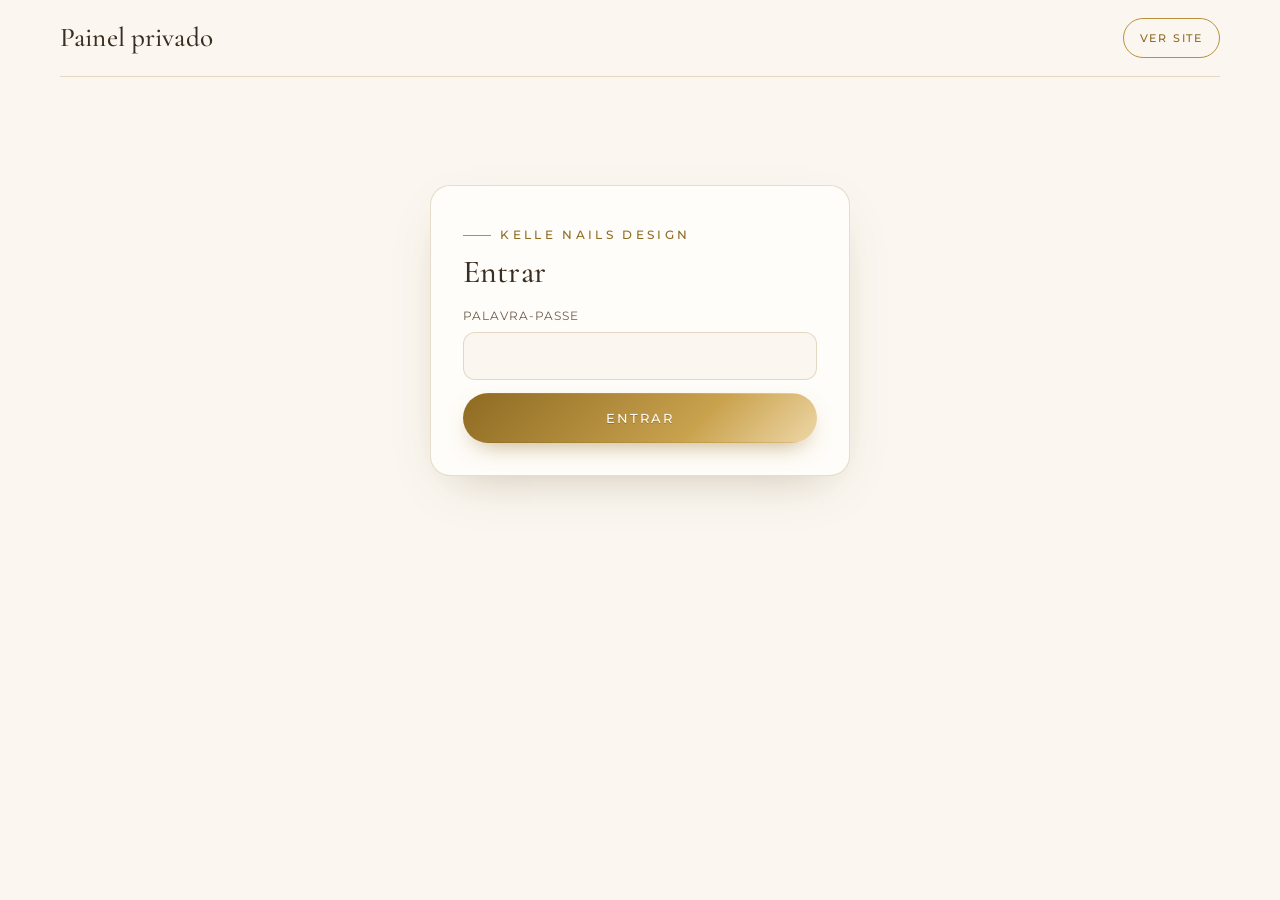
<file: admin.html>
<!doctype html>
<html lang="pt-BR">
<head>
  <meta charset="utf-8">
  <meta name="viewport" content="width=device-width, initial-scale=1, viewport-fit=cover">
  <meta name="robots" content="noindex, nofollow">
  <title>Painel · Kelle Nails Design</title>
  <link rel="preconnect" href="https://fonts.googleapis.com">
  <link rel="preconnect" href="https://fonts.gstatic.com" crossorigin>
  <link href="https://fonts.googleapis.com/css2?family=Cormorant+Garamond:wght@500&family=Montserrat:wght@400;500;600&display=swap" rel="stylesheet">
  <style>
/* Kelle Nails Design — champanhe, dourado e bege */
:root {
  --ivory: #FBF7F0;
  --champagne: #F4EADB;
  --beige: #E9DAC3;
  --sand: #D9C3A1;
  --gold: #B8913A;
  --gold-deep: #8E6B22;
  --gold-soft: #D8BC7A;
  --ink: #3A2E22;
  --ink-soft: #6E5D4B;
  --line: rgba(142, 107, 34, .22);
  --white: #FFFDF9;
  --danger: #A23E2C;
  --ok: #4E6B3A;
  --shadow: 0 18px 50px -24px rgba(90, 64, 20, .35);
  --radius: 18px;
  --serif: 'Cormorant Garamond', 'Times New Roman', serif;
  --sans: 'Montserrat', system-ui, -apple-system, 'Segoe UI', sans-serif;
  --gold-grad: linear-gradient(135deg, #8E6B22 0%, #C9A24E 35%, #EBD3A0 52%, #B8913A 70%, #8E6B22 100%);
}
*, *::before, *::after { box-sizing: border-box; }
html { scroll-behavior: smooth; scroll-padding-top: 84px; -webkit-text-size-adjust: 100%; }
body {
  margin: 0; background: var(--ivory); color: var(--ink);
  font: 400 16px/1.65 var(--sans); overflow-x: hidden;
  padding-bottom: 76px;
}
@media (min-width: 900px) { body { padding-bottom: 0; } }
img { max-width: 100%; display: block; }
a { color: inherit; }
h1, h2, h3 { font-family: var(--serif); font-weight: 500; line-height: 1.1; margin: 0 0 .5em; letter-spacing: .005em; }
h2 { font-size: clamp(2rem, 4.6vw, 3rem); }
h3 { font-size: 1.6rem; }
p { margin: 0 0 1em; }
[hidden] { display: none !important; }
.sr, .skip:not(:focus) { position: absolute; width: 1px; height: 1px; overflow: hidden; clip: rect(0 0 0 0); }
.skip:focus { position: fixed; top: 8px; left: 8px; z-index: 99; background: var(--white); padding: 8px 14px; border-radius: 8px; }
.wrap { width: min(1160px, 100% - 32px); margin-inline: auto; }
.narrow { width: min(780px, 100% - 32px); }
.center { text-align: center; }
.eyebrow {
  font: 500 .74rem/1 var(--sans); letter-spacing: .28em; text-transform: uppercase; color: var(--gold-deep);
  display: inline-flex; align-items: center; gap: .8em; margin-bottom: 1.1em;
}
.eyebrow::before { content: ''; width: 28px; height: 1px; background: var(--gold); }
.lead { color: var(--ink-soft); font-size: 1.04rem; max-width: 60ch; }
.note { color: var(--ink-soft); font-size: .86rem; }
.small { font-size: .8rem; }
:focus-visible { outline: 2px solid var(--gold); outline-offset: 3px; }

.demo-banner {
  position: relative; z-index: 60; background: var(--ink); color: var(--champagne);
  text-align: center; font-size: .82rem; padding: 8px 16px; letter-spacing: .02em;
}

/* ---------- Header ---------- */
.site-header {
  position: sticky; top: env(safe-area-inset-top, 0px); z-index: 50;
  background: rgba(251, 247, 240, .86); backdrop-filter: saturate(140%) blur(12px);
  border-bottom: 1px solid var(--line);
}
.header-inner { display: flex; align-items: center; justify-content: space-between; gap: 16px; height: 70px; }
.brand { display: flex; align-items: center; text-decoration: none; }
.brand-logo { height: 50px; width: auto; }
.brand-text, .footer-brand { font-family: var(--serif); font-size: 1.5rem; letter-spacing: .04em; color: var(--gold-deep); }
.brand-text em, .footer-brand em { font-style: italic; color: var(--gold); }
.nav { display: flex; gap: 28px; }
.nav a { text-decoration: none; font-size: .82rem; letter-spacing: .14em; text-transform: uppercase; color: var(--ink-soft); position: relative; padding: 6px 0; }
.nav a::after { content: ''; position: absolute; left: 0; right: 100%; bottom: 0; height: 1px; background: var(--gold); transition: right .3s; }
.nav a:hover::after { right: 0; }
.nav a:hover { color: var(--ink); }
.header-actions { display: flex; align-items: center; gap: 10px; }
.lang-btn {
  border: 1px solid var(--line); background: var(--white); border-radius: 999px; padding: 8px 14px; cursor: pointer;
  font: 500 .78rem var(--sans); letter-spacing: .12em; color: var(--ink-soft); min-height: 40px;
}
.lang-opt.on { color: var(--gold-deep); font-weight: 600; }
.lang-sep { margin: 0 6px; opacity: .4; }
.menu-btn { display: none; width: 44px; height: 44px; border: 0; background: none; cursor: pointer; position: relative; }
.menu-btn span:not(.sr) { position: absolute; left: 11px; right: 11px; height: 1.5px; background: var(--ink); transition: transform .3s; }
.menu-btn span:nth-child(1) { top: 17px; } .menu-btn span:nth-child(2) { top: 26px; }
.menu-btn[aria-expanded="true"] span:nth-child(1) { transform: translateY(4.5px) rotate(45deg); }
.menu-btn[aria-expanded="true"] span:nth-child(2) { transform: translateY(-4.5px) rotate(-45deg); }
@media (max-width: 899px) {
  .menu-btn { display: block; }
  .nav {
    position: absolute; top: 70px; left: 0; right: 0; flex-direction: column; gap: 0;
    background: var(--ivory); border-bottom: 1px solid var(--line); padding: 8px 16px 18px;
    transform: translateY(-8px); opacity: 0; pointer-events: none; transition: .25s;
  }
  .nav.open { transform: none; opacity: 1; pointer-events: auto; }
  .nav a { padding: 14px 4px; border-bottom: 1px solid var(--line); }
}

/* ---------- Buttons ---------- */
.btn {
  display: inline-flex; align-items: center; justify-content: center; gap: 8px; min-height: 50px; padding: 0 28px;
  border-radius: 999px; font: 500 .8rem var(--sans); letter-spacing: .16em; text-transform: uppercase; text-decoration: none;
  cursor: pointer; border: 1px solid transparent; transition: transform .2s, box-shadow .2s, background .2s; white-space: nowrap;
}
.btn:active { transform: translateY(1px); }
.btn-gold { background: var(--gold-grad); background-size: 200% 100%; color: #fffaf0; box-shadow: 0 10px 26px -12px rgba(142, 107, 34, .7); text-shadow: 0 1px 0 rgba(90, 64, 20, .35); }
.btn-gold:hover { background-position: 100% 0; box-shadow: 0 14px 30px -12px rgba(142, 107, 34, .8); }
.btn-gold:disabled { opacity: .55; cursor: wait; }
.btn-line { border-color: var(--gold); color: var(--gold-deep); background: transparent; }
.btn-line:hover { background: var(--champagne); }
.btn-block { width: 100%; }
.link-gold { background: none; border: 0; padding: 0; font: 500 .78rem var(--sans); letter-spacing: .16em; text-transform: uppercase; color: var(--gold-deep); text-decoration: none; border-bottom: 1px solid var(--gold); cursor: pointer; }
.chip {
  display: inline-flex; align-items: center; gap: 8px; padding: 10px 18px; border-radius: 999px; min-height: 44px;
  border: 1px solid var(--line); background: var(--white); text-decoration: none; font-size: .86rem; color: var(--ink-soft);
}
.chip svg { width: 18px; height: 18px; fill: var(--gold-deep); }
.chip:hover { border-color: var(--gold); color: var(--ink); }

/* ---------- Hero ---------- */
.hero {
  position: relative; overflow: hidden; padding: clamp(40px, 7vw, 96px) 0 clamp(56px, 8vw, 110px);
  background:
    radial-gradient(1000px 520px at 85% 10%, rgba(216, 188, 122, .35), transparent 60%),
    radial-gradient(700px 500px at 0% 100%, rgba(233, 218, 195, .9), transparent 70%),
    var(--champagne);
}
.hero::after { content: ''; position: absolute; inset: auto 0 0; height: 1px; background: linear-gradient(90deg, transparent, var(--gold), transparent); }
.hero-grid { display: grid; grid-template-columns: 1.1fr .9fr; gap: clamp(32px, 6vw, 80px); align-items: center; }
.hero-title { font-size: clamp(2.6rem, 6.6vw, 4.8rem); font-weight: 400; color: var(--ink); }
.hero-quote {
  font-family: var(--serif); font-style: italic; font-size: clamp(1.25rem, 2.4vw, 1.6rem); line-height: 1.45;
  color: var(--gold-deep); max-width: 34ch; min-height: 4.4em; border-left: 1px solid var(--gold); padding-left: 22px; margin: 1.4em 0 2em;
}
.hero-quote .w { display: inline-block; opacity: 0; transform: translateY(8px); filter: blur(4px); animation: wordIn .9s cubic-bezier(.2,.7,.2,1) forwards; }
@keyframes wordIn { to { opacity: 1; transform: none; filter: none; } }
.hero-ctas { display: flex; flex-wrap: wrap; gap: 12px; margin-bottom: 18px; }
.hero-social { display: flex; flex-wrap: wrap; gap: 10px; }
.hero-portrait { position: relative; margin: 0; justify-self: center; width: min(420px, 100%); }
.portrait-arch {
  aspect-ratio: 4 / 5; border-radius: 220px 220px 24px 24px; overflow: hidden; position: relative;
  background: linear-gradient(160deg, var(--beige), var(--sand)); box-shadow: var(--shadow);
  outline: 1px solid var(--gold); outline-offset: 10px;
}
.portrait-img { width: 100%; height: 100%; object-fit: cover; }
.portrait-empty { position: absolute; inset: 0; display: grid; place-content: center; gap: 14px; text-align: center; padding: 30px; color: var(--ink-soft); font-size: .86rem; letter-spacing: .04em; }
.pe-mark { font-family: var(--serif); font-size: 5.5rem; line-height: 1; background: var(--gold-grad); -webkit-background-clip: text; background-clip: text; color: transparent; letter-spacing: .06em; }
.gold-emblem { position: absolute; width: 38%; right: -10%; bottom: 12%; filter: drop-shadow(0 12px 24px rgba(90, 64, 20, .3)); animation: float 7s ease-in-out infinite; }
@keyframes float { 50% { transform: translateY(-10px); } }
.portrait-tag {
  position: absolute; left: -6%; bottom: 8%; background: var(--white); border: 1px solid var(--line); border-radius: 999px;
  padding: 10px 20px; font: 500 .74rem var(--sans); letter-spacing: .22em; text-transform: uppercase; color: var(--gold-deep); box-shadow: var(--shadow);
}
@media (max-width: 899px) {
  .hero-grid { grid-template-columns: 1fr; }
  .hero-portrait { order: -1; width: min(300px, 78%); }
  .portrait-tag { left: 50%; transform: translateX(-50%); bottom: -18px; white-space: nowrap; }
  .gold-emblem { right: -14%; width: 34%; }
}

/* ---------- Sections ---------- */
.section { padding: clamp(64px, 9vw, 120px) 0; }
.section-tint { background: linear-gradient(180deg, var(--champagne), var(--ivory)); }
.section-head { text-align: center; margin-bottom: clamp(32px, 5vw, 56px); }
.section-head .eyebrow::after { content: ''; width: 28px; height: 1px; background: var(--gold); }
.section-head .lead { margin-inline: auto; }

.services { display: grid; grid-template-columns: repeat(3, 1fr); gap: 20px; }
@media (max-width: 980px) { .services { grid-template-columns: repeat(2, 1fr); } }
@media (max-width: 600px) { .services { grid-template-columns: 1fr; } }
.service-card {
  position: relative; background: var(--white); border: 1px solid var(--line); border-radius: var(--radius);
  padding: 34px 30px 30px; box-shadow: var(--shadow); overflow: hidden; display: flex; flex-direction: column;
}
.service-card::before { content: ''; position: absolute; inset: 0 0 auto; height: 3px; background: var(--gold-grad); }
.service-num { font-family: var(--serif); font-size: 3rem; color: var(--gold-soft); line-height: 1; display: block; margin-bottom: 14px; }
.service-sub { font-size: .76rem; letter-spacing: .22em; text-transform: uppercase; color: var(--gold-deep); }
.service-card p:not(.service-sub) { color: var(--ink-soft); flex: 1; }
.service-card .link-gold { align-self: flex-start; }
.services + .note { margin-top: 26px; }

/* ---------- Booking ---------- */
.booking { background: var(--white); border: 1px solid var(--line); border-radius: 24px; padding: clamp(20px, 4vw, 40px); box-shadow: var(--shadow); }
.booking-status:empty { display: none; }
.booking-status { background: var(--champagne); border: 1px solid var(--line); border-radius: 12px; padding: 14px 18px; margin-bottom: 20px; font-size: .92rem; }
.booking-status .btn { margin-top: 10px; min-height: 42px; }
.step { border: 0; padding: 0; margin: 0 0 28px; transition: opacity .3s; }
.step:disabled { opacity: .45; }
.step legend { display: flex; align-items: center; gap: 12px; font-family: var(--serif); font-size: 1.45rem; margin-bottom: 14px; padding: 0; }
.step-n { width: 32px; height: 32px; border-radius: 50%; display: grid; place-items: center; font: 600 .8rem var(--sans); color: #fff; background: var(--gold-grad); }
.svc-options { display: grid; grid-template-columns: 1fr 1fr; gap: 12px; }
@media (max-width: 560px) { .svc-options { grid-template-columns: 1fr; } }
.svc-opt { position: relative; cursor: pointer; }
.svc-opt input { position: absolute; opacity: 0; }
.svc-opt > span { display: flex; flex-direction: column; gap: 2px; border: 1px solid var(--line); border-radius: 14px; padding: 16px 18px; transition: .2s; background: var(--ivory); }
.svc-opt strong { font-weight: 500; }
.svc-opt small { color: var(--ink-soft); font-size: .78rem; letter-spacing: .08em; text-transform: uppercase; }
.svc-opt input:checked + span { border-color: var(--gold); background: var(--champagne); box-shadow: inset 0 0 0 1px var(--gold); }
.svc-opt input:focus-visible + span { outline: 2px solid var(--gold); outline-offset: 2px; }

.cal { max-width: 520px; margin-inline: auto; border: 1px solid var(--line); border-radius: 16px; padding: 14px; background: var(--ivory); }
.cal-head { display: flex; align-items: center; justify-content: space-between; margin-bottom: 8px; }
.cal-title { margin: 0; font-family: var(--serif); font-size: 1.3rem; }
.cal-nav { width: 42px; height: 42px; border-radius: 50%; border: 1px solid var(--line); background: var(--white); font-size: 1.4rem; color: var(--gold-deep); cursor: pointer; }
.cal-nav:disabled { opacity: .3; cursor: default; }
.cal-grid { display: grid; grid-template-columns: repeat(7, 1fr); gap: 4px; }
.cal-dow { text-align: center; font-size: .68rem; letter-spacing: .1em; text-transform: uppercase; color: var(--ink-soft); padding: 6px 0; }
.cal-day {
  height: clamp(42px, 9vw, 52px); border-radius: 12px; border: 1px solid transparent; background: none; font: 500 .92rem var(--sans);
  color: rgba(58, 46, 34, .3); position: relative; cursor: default;
}
.cal-day.avail { color: var(--ink); background: var(--white); border-color: var(--line); cursor: pointer; }
.cal-day.avail::after { content: ''; position: absolute; left: 50%; bottom: 6px; width: 5px; height: 5px; margin-left: -2.5px; border-radius: 50%; background: var(--gold); }
.cal-day.avail:hover { border-color: var(--gold); }
.cal-day.sel { background: var(--gold-grad); color: #fff; border-color: transparent; }
.cal-day.sel::after { background: #fff; }
.cal-day.today { text-decoration: underline; text-underline-offset: 3px; }
.cal-legend { display: flex; align-items: center; gap: 8px; font-size: .78rem; color: var(--ink-soft); margin: 10px 0 0; }
.cal-legend .dot { width: 6px; height: 6px; border-radius: 50%; background: var(--gold); }
.times { display: flex; flex-wrap: wrap; gap: 10px; }
.time {
  min-width: 88px; min-height: 46px; border-radius: 999px; border: 1px solid var(--line); background: var(--ivory);
  font: 500 .95rem var(--sans); color: var(--ink); cursor: pointer; transition: .2s;
}
.time:hover { border-color: var(--gold); }
.time[aria-pressed="true"] { background: var(--gold-grad); color: #fff; border-color: transparent; }
.hint { color: var(--ink-soft); font-size: .9rem; margin: 0; }

.fields { display: grid; grid-template-columns: 1fr 1fr; gap: 14px; margin-bottom: 16px; }
@media (max-width: 560px) { .fields { grid-template-columns: 1fr; } }
.field { display: flex; flex-direction: column; gap: 6px; font-size: .78rem; letter-spacing: .08em; text-transform: uppercase; color: var(--ink-soft); }
.field-full { grid-column: 1 / -1; }
.field input, .field textarea {
  font: 400 1rem var(--sans); text-transform: none; letter-spacing: 0; color: var(--ink);
  border: 1px solid var(--line); background: var(--ivory); border-radius: 12px; padding: 13px 14px; min-height: 48px; width: 100%;
}
.field input:focus, .field textarea:focus { outline: none; border-color: var(--gold); box-shadow: 0 0 0 3px rgba(184, 145, 58, .18); background: var(--white); }
.field input[aria-invalid="true"] { border-color: var(--danger); }
.hp { position: absolute; left: -9999px; }
.check { display: flex; gap: 12px; align-items: flex-start; font-size: .9rem; color: var(--ink-soft); margin: 0 0 14px; cursor: pointer; }
.check input { width: 20px; height: 20px; margin-top: 2px; accent-color: var(--gold); flex-shrink: 0; }
.consent-box { border: 1px dashed var(--gold-soft); border-radius: 14px; padding: 14px 16px 2px; margin: 18px 0; background: var(--ivory); }
.consent-title { font-size: .74rem; letter-spacing: .18em; text-transform: uppercase; color: var(--gold-deep); margin-bottom: 10px; }
.summary { background: var(--champagne); border-radius: 14px; padding: 14px 18px; margin-bottom: 16px; }
.summary-label { font-size: .72rem; letter-spacing: .2em; text-transform: uppercase; color: var(--gold-deep); margin-bottom: 4px; }
.summary-text { margin: 0; font-family: var(--serif); font-size: 1.2rem; }
.form-error, .form-msg { color: var(--danger); font-size: .9rem; min-height: 1px; margin: 0 0 12px; }
.form-msg.ok { color: var(--ok); }

.result { text-align: center; }
.result:focus { outline: none; }
.result-icon { font-size: 2rem; background: var(--gold-grad); -webkit-background-clip: text; background-clip: text; color: transparent; }
.result h3 { font-size: 1.9rem; }
.demo-note { background: var(--ink); color: var(--champagne); border-radius: 10px; padding: 10px 14px; font-size: .86rem; }
.code-box { display: inline-flex; flex-direction: column; gap: 2px; border: 1px solid var(--gold); border-radius: 14px; padding: 12px 26px; margin: 6px 0 8px; font-size: .74rem; letter-spacing: .2em; text-transform: uppercase; color: var(--ink-soft); }
.code-box strong { font: 600 1.4rem var(--sans); letter-spacing: .12em; color: var(--gold-deep); }
.result .btn-block { margin: 10px 0 18px; }
.manual { text-align: left; border: 1px solid var(--line); border-radius: 14px; padding: 16px; margin: 12px 0 18px; background: var(--ivory); }
.manual-title { font-family: var(--serif); font-size: 1.3rem; margin-bottom: 4px; }
.msg { white-space: pre-wrap; font: .86rem/1.55 var(--sans); background: var(--white); border: 1px solid var(--line); border-radius: 10px; padding: 12px; margin: 0 0 12px; }
.manual-actions { display: flex; flex-wrap: wrap; gap: 10px; }
.manual-actions .btn { flex: 1 1 180px; }

/* ---------- Gallery ---------- */
.gallery { display: grid; grid-template-columns: repeat(auto-fill, minmax(220px, 1fr)); gap: 14px; margin-bottom: 30px; }
.gallery:empty { display: none; }
.g-item { margin: 0; position: relative; border-radius: 16px; overflow: hidden; aspect-ratio: 1; background: var(--beige); box-shadow: var(--shadow); }
.g-item img { width: 100%; height: 100%; object-fit: cover; transition: transform .6s; }
.g-item:hover img { transform: scale(1.04); }
.g-item figcaption { position: absolute; inset: auto 0 0; padding: 26px 14px 12px; color: #fff; font-size: .84rem; background: linear-gradient(transparent, rgba(40, 28, 14, .7)); }
.g-badge { position: absolute; top: 10px; left: 10px; background: var(--white); color: var(--gold-deep); font-size: .66rem; letter-spacing: .16em; text-transform: uppercase; padding: 5px 10px; border-radius: 999px; }
.empty { text-align: center; color: var(--ink-soft); font-style: italic; font-family: var(--serif); font-size: 1.25rem; margin-bottom: 26px; }

/* ---------- Reviews ---------- */
.reviews { display: grid; grid-template-columns: repeat(auto-fill, minmax(280px, 1fr)); gap: 18px; margin-bottom: 30px; }
.reviews:empty { display: none; }
.review { background: var(--white); border: 1px solid var(--line); border-radius: var(--radius); padding: 26px; margin: 0; }
.review-stars { color: var(--gold); letter-spacing: .15em; margin-bottom: 10px; }
.review blockquote { margin: 0 0 14px; font-family: var(--serif); font-size: 1.2rem; line-height: 1.45; }
.review figcaption { font-size: .72rem; letter-spacing: .18em; text-transform: uppercase; color: var(--ink-soft); }
.panel { background: var(--white); border: 1px solid var(--line); border-radius: var(--radius); max-width: 720px; margin: 0 auto; }
.panel summary { cursor: pointer; padding: 20px 24px; font-family: var(--serif); font-size: 1.35rem; list-style: none; display: flex; justify-content: space-between; align-items: center; gap: 12px; }
.panel summary::-webkit-details-marker { display: none; }
.panel summary::after { content: '+'; color: var(--gold); font-size: 1.6rem; transition: transform .3s; }
.panel[open] summary::after { transform: rotate(45deg); }
.panel-body { padding: 0 24px 24px; }
.stars { border: 0; padding: 0; margin: 0 0 14px; display: flex; flex-direction: row-reverse; justify-content: flex-end; gap: 4px; }
.stars legend { font-size: .78rem; letter-spacing: .08em; text-transform: uppercase; color: var(--ink-soft); margin-bottom: 6px; width: 100%; }
.stars input { position: absolute; opacity: 0; }
.stars label { font-size: 2rem; color: var(--beige); cursor: pointer; line-height: 1; padding: 2px; }
.stars input:checked ~ label, .stars label:hover, .stars label:hover ~ label { color: var(--gold); }
.stars input:focus-visible + label { outline: 2px solid var(--gold); border-radius: 6px; }

/* ---------- Referral ---------- */
.referral {
  position: relative; text-align: center; padding: clamp(36px, 6vw, 64px) clamp(22px, 5vw, 60px); border-radius: 28px;
  background: radial-gradient(600px 300px at 50% 0%, rgba(216, 188, 122, .4), transparent 70%), var(--champagne);
  border: 1px solid var(--gold-soft); overflow: hidden;
}
.referral::before { content: ''; position: absolute; inset: 10px; border: 1px solid var(--line); border-radius: 20px; pointer-events: none; }
.referral-emblem { width: 96px; margin: 0 auto 16px; }
.referral h2 { font-size: clamp(1.8rem, 4vw, 2.6rem); }
.referral-text { font-family: var(--serif); font-size: clamp(1.2rem, 2.4vw, 1.45rem); color: var(--gold-deep); font-style: italic; max-width: 40ch; margin: 0 auto 1em; }
.referral .note { max-width: 52ch; margin: 0 auto 24px; }

/* ---------- Location ---------- */
.two-col { display: grid; grid-template-columns: 1fr 1fr; gap: 40px; align-items: start; }
@media (max-width: 800px) { .two-col { grid-template-columns: 1fr; } }
.two-col .panel { margin: 0; }

/* ---------- Footer ---------- */
.site-footer { background: #2E241A; color: var(--beige); padding: 48px 0 40px; text-align: center; }
.footer-brand { font-size: 1.9rem; color: var(--gold-soft); }
.footer-brand em { color: var(--champagne); }
.site-footer p { margin-bottom: .6em; font-size: .9rem; }
.footer-links a { color: var(--gold-soft); }
.site-footer .small { opacity: .7; margin-top: 18px; }

/* ---------- Mobile sticky bar ---------- */
.sticky-bar {
  position: fixed; inset: auto 0 0; z-index: 40; display: flex; gap: 10px; padding: 10px 16px calc(10px + env(safe-area-inset-bottom));
  background: rgba(251, 247, 240, .94); backdrop-filter: blur(10px); border-top: 1px solid var(--line);
}
.sticky-bar .btn { flex: 1; min-height: 48px; padding: 0 12px; }
@media (min-width: 900px) { .sticky-bar { display: none; } }

/* ---------- Reveal ---------- */
.reveal { opacity: 0; transform: translateY(18px); transition: opacity .8s, transform .8s; }
.reveal.in { opacity: 1; transform: none; }
@media (prefers-reduced-motion: reduce) {
  *, *::before, *::after { animation: none !important; transition: none !important; scroll-behavior: auto !important; }
  .hero-quote .w, .reveal { opacity: 1; transform: none; filter: none; }
}

/* ---------- Abertura: luz da marca a acender ----------
   Três proteções para nunca bloquear o site:
   1) sem JavaScript (.no-js) a abertura não aparece;
   2) a própria CSS esconde-a aos 6,5 s (introFailsafe), mesmo que o JS falhe;
   3) um script mínimo e independente remove-a aos 7 s. */
.intro {
  position: fixed; inset: 0; z-index: 100; overflow: hidden; cursor: pointer;
  background: #120C06;
  transition: opacity .9s ease, visibility .9s;
  animation: introFailsafe .9s ease 6.5s forwards;
}
.no-js .intro { display: none; }
.intro.out { opacity: 0; visibility: hidden; pointer-events: none; }
@keyframes introFailsafe { to { opacity: 0; visibility: hidden; pointer-events: none; } }
.intro-bg, .intro-img { background-image: var(--kn-img); background-repeat: no-repeat; }
.intro-bg {
  position: absolute; inset: -80px; filter: blur(40px) brightness(.14) saturate(.5);
  background-size: cover; background-position: 50% 42%;
  animation: lightOnBg 2.4s linear .2s forwards;
}
.intro-img {
  position: absolute; inset: 0; background-size: cover; background-position: 50% 42%;
  filter: brightness(.14) saturate(.5) contrast(1.15);
  animation: lightOn 2.4s linear .2s forwards;
}
@media (min-aspect-ratio: 4/5) {
  .intro-img {
    background-size: contain;
    -webkit-mask-image: linear-gradient(90deg, transparent, #000 22%, #000 78%, transparent);
    mask-image: linear-gradient(90deg, transparent, #000 22%, #000 78%, transparent);
  }
}
.intro-glow {
  position: absolute; inset: 0; pointer-events: none; opacity: 0; mix-blend-mode: screen;
  background:
    radial-gradient(38% 48% at 50% 46%, rgba(255, 238, 196, .55), transparent 70%),
    radial-gradient(60% 70% at 50% 50%, rgba(255, 214, 140, .22), transparent 75%);
  animation: glowOn 2.4s linear .2s forwards, glowBreath 4s ease-in-out 2.8s infinite;
}
@keyframes lightOn {
  0%, 30% { filter: brightness(.14) saturate(.5) contrast(1.15); }
  34%     { filter: brightness(.62) saturate(.8) contrast(1.05); }
  38%     { filter: brightness(.22) saturate(.6) contrast(1.1); }
  45%     { filter: brightness(.85) saturate(.95) contrast(1); }
  49%     { filter: brightness(.5) saturate(.8) contrast(1.05); }
  62%, 100% { filter: brightness(1) saturate(1) contrast(1); }
}
@keyframes lightOnBg {
  0%, 30% { filter: blur(40px) brightness(.14) saturate(.5); }
  34%     { filter: blur(40px) brightness(.62) saturate(.8); }
  38%     { filter: blur(40px) brightness(.22) saturate(.6); }
  45%     { filter: blur(40px) brightness(.85) saturate(.95); }
  49%     { filter: blur(40px) brightness(.5) saturate(.8); }
  62%, 100% { filter: blur(40px) brightness(1) saturate(1); }
}
@keyframes glowOn {
  0%, 30% { opacity: 0; } 34% { opacity: .7; } 38% { opacity: .15; } 45% { opacity: .9; }
  49% { opacity: .4; } 62% { opacity: 1; } 100% { opacity: .75; }
}
@keyframes glowBreath { 50% { opacity: 1; } }
.intro-skip {
  position: absolute; left: 50%; bottom: calc(28px + env(safe-area-inset-bottom, 0px)); transform: translateX(-50%);
  min-height: 48px; padding: 0 34px; border-radius: 999px; cursor: pointer; z-index: 2;
  border: 1px solid rgba(142, 107, 34, .55); background: rgba(255, 250, 240, .85); backdrop-filter: blur(6px);
  font: 500 .78rem var(--sans); letter-spacing: .24em; text-transform: uppercase; color: var(--gold-deep);
  opacity: 0; animation: skipIn .8s ease 1.2s forwards;
}
.intro-skip:focus-visible { outline: 2px solid #fffaf0; outline-offset: 3px; }
@keyframes skipIn { to { opacity: 1; } }
body.intro-on { overflow: hidden; }
/* Quem pediu menos movimento no sistema não vê a luz a piscar */
@media (prefers-reduced-motion: reduce) { .intro { display: none !important; } }

/* Imagem da marca no arco do topo */
.portrait-brand { position: absolute; inset: 0; background: var(--kn-img) 50% 38% / cover no-repeat; }
.brand { gap: 10px; }
.brand-mark { width: 44px; height: 44px; border-radius: 50%; object-fit: cover; box-shadow: 0 0 0 1px var(--line), 0 4px 12px -6px rgba(90, 64, 20, .5); flex-shrink: 0; }
.brand-text { white-space: nowrap; }
@media (max-width: 520px) { .brand-mark { width: 38px; height: 38px; } .brand-text { font-size: 1.22rem; } .lang-btn { padding: 8px 11px; } }
@media (max-width: 359px) { .brand-text { font-size: 1rem; letter-spacing: .01em; } .brand { gap: 6px; } .brand-mark { width: 30px; height: 30px; } .header-inner { gap: 8px; } .header-actions { gap: 4px; } .lang-btn { padding: 6px 9px; letter-spacing: .06em; } .menu-btn { width: 38px; } .menu-btn span:not(.sr) { left: 9px; right: 9px; } .btn { padding: 0 18px; letter-spacing: .1em; } }

/* ---------- Tabela de serviços ---------- */
.services.menu { grid-template-columns: repeat(2, 1fr); gap: 20px; }
@media (max-width: 760px) { .services.menu { grid-template-columns: 1fr; } }
.menu-group { background: var(--white); border: 1px solid var(--line); border-radius: var(--radius); padding: 26px 26px 14px; box-shadow: var(--shadow); min-width: 0; }
.menu-group h3 { font-size: .76rem; font-family: var(--sans); font-weight: 600; letter-spacing: .24em; text-transform: uppercase; color: var(--gold-deep); margin-bottom: 8px; }
.menu-list { list-style: none; margin: 0; padding: 0; }
.menu-row + .menu-row { border-top: 1px solid var(--line); }
.menu-link { display: flex; align-items: center; gap: 12px; padding: 14px 0; text-decoration: none; color: var(--ink); min-height: 56px; }
.menu-link:hover .menu-name strong { color: var(--gold-deep); }
.menu-name { display: flex; flex-direction: column; gap: 2px; min-width: 0; }
.menu-name strong { font-family: var(--serif); font-weight: 500; font-size: 1.35rem; line-height: 1.15; transition: color .2s; }
.menu-name small { font-size: .78rem; color: var(--ink-soft); }
.menu-dots { flex: 1; min-width: 16px; border-bottom: 1px dotted var(--gold-soft); transform: translateY(-6px); }
.menu-price { font-family: var(--serif); font-size: 1.45rem; color: var(--gold-deep); font-variant-numeric: lining-nums tabular-nums; white-space: nowrap; }
.menu-price-ask { font-family: var(--sans); font-size: .74rem; letter-spacing: .1em; text-transform: uppercase; }
.menu-note { margin-top: 26px; }
.svc-options { grid-template-columns: repeat(auto-fill, minmax(220px, 1fr)); }
.svc-price { font-style: normal; font-family: var(--serif); font-size: 1.15rem; color: var(--gold-deep); margin-top: 4px; }
.french-opt { background: var(--champagne); border-radius: 12px; padding: 12px 14px; }

</style>
  <style>
    body { padding-bottom: 40px; }
    .admin-top { display: flex; align-items: center; justify-content: space-between; gap: 12px; padding-block: 18px; border-bottom: 1px solid var(--line); flex-wrap: wrap; }
    .admin-top h1 { font-size: 1.7rem; margin: 0; }
    .login { max-width: 420px; margin: 12vh auto 0; background: var(--white); border: 1px solid var(--line); border-radius: 20px; padding: 32px; box-shadow: var(--shadow); }
    .tabs { display: flex; gap: 6px; overflow-x: auto; padding: 16px 0; }
    .tab { border: 1px solid var(--line); background: var(--white); border-radius: 999px; padding: 10px 18px; font: 500 .8rem var(--sans); letter-spacing: .08em; cursor: pointer; white-space: nowrap; color: var(--ink-soft); }
    .tab[aria-selected="true"] { background: var(--gold-grad); color: #fff; border-color: transparent; }
    .tab .count { display: inline-block; min-width: 20px; margin-left: 6px; background: var(--champagne); color: var(--gold-deep); border-radius: 999px; padding: 0 6px; font-size: .72rem; }
    .pane { display: grid; gap: 14px; }
    .card { background: var(--white); border: 1px solid var(--line); border-radius: 16px; padding: 18px; }
    .row-head { display: flex; justify-content: space-between; gap: 10px; flex-wrap: wrap; align-items: baseline; }
    .row-head strong { font-family: var(--serif); font-size: 1.3rem; font-weight: 500; }
    .meta { color: var(--ink-soft); font-size: .88rem; margin: 6px 0 12px; display: grid; gap: 2px; }
    .pill { display: inline-block; font-size: .7rem; letter-spacing: .12em; text-transform: uppercase; padding: 4px 10px; border-radius: 999px; background: var(--champagne); color: var(--gold-deep); }
    .pill.pendente { background: #F6E3B8; color: #7A5410; }
    .pill.confirmada { background: #DDE8D3; color: #3D5A2C; }
    .pill.concluida { background: #D7E2EA; color: #2F4A5E; }
    .pill.cancelada { background: #EEDAD5; color: #8A3424; }
    .actions { display: flex; flex-wrap: wrap; gap: 8px; }
    .actions .btn { min-height: 40px; padding: 0 16px; font-size: .7rem; }
    .filters { display: flex; gap: 8px; flex-wrap: wrap; }
    .sched { display: grid; gap: 10px; }
    .sched label { display: grid; grid-template-columns: 110px 1fr; gap: 10px; align-items: center; text-transform: capitalize; }
    .sched input, .inline-form input, .inline-form select { font: 400 1rem var(--sans); border: 1px solid var(--line); border-radius: 10px; padding: 10px 12px; background: var(--ivory); width: 100%; min-height: 44px; }
    .inline-form { display: grid; grid-template-columns: repeat(auto-fit, minmax(180px, 1fr)); gap: 10px; align-items: end; }
    .thumbs { display: grid; grid-template-columns: repeat(auto-fill, minmax(160px, 1fr)); gap: 12px; }
    .thumbs img { aspect-ratio: 1; object-fit: cover; border-radius: 12px; width: 100%; background: var(--beige); }
    .toast { position: fixed; left: 50%; bottom: 24px; transform: translateX(-50%); background: var(--ink); color: var(--champagne); padding: 12px 20px; border-radius: 999px; font-size: .9rem; z-index: 90; }
    .warn { background: #F6E3B8; border-radius: 12px; padding: 12px 16px; font-size: .9rem; }
    @media (max-width: 520px) { .sched label { grid-template-columns: 1fr; } }
  </style>
</head>
<body>
  <div class="wrap">
    <div class="admin-top">
      <h1>Painel privado</h1>
      <div class="actions"><a class="btn btn-line" href="./" target="_blank" rel="noopener">Ver site</a><button class="btn btn-line" id="logout" hidden>Sair</button></div>
    </div>

    <form class="login" id="login">
      <p class="eyebrow">Kelle Nails Design</p>
      <h2 style="font-size:2rem">Entrar</h2>
      <label class="field"><span>Palavra-passe</span><input type="password" id="pw" autocomplete="current-password" required></label>
      <p class="form-error" id="loginErr"></p>
      <button class="btn btn-gold btn-block">Entrar</button>
    </form>

    <div id="app" hidden>
      <div id="warnings"></div>
      <div class="tabs" role="tablist">
        <button class="tab" role="tab" data-tab="pedidos" aria-selected="true">Pedidos<span class="count" id="cPend"></span></button>
        <button class="tab" role="tab" data-tab="horarios">Horários</button>
        <button class="tab" role="tab" data-tab="bloqueios">Dias bloqueados</button>
        <button class="tab" role="tab" data-tab="galeria">Galeria<span class="count" id="cFotos"></span></button>
        <button class="tab" role="tab" data-tab="avaliacoes">Avaliações<span class="count" id="cRev"></span></button>
        <button class="tab" role="tab" data-tab="indicacoes">Indicações<span class="count" id="cRef"></span></button>
      </div>

      <section data-pane="pedidos" class="pane">
        <div class="filters">
          <button class="tab" data-filter="proximos" aria-selected="true">Próximos</button>
          <button class="tab" data-filter="pendente">Por confirmar</button>
          <button class="tab" data-filter="passados">Anteriores</button>
          <button class="tab" data-filter="todos">Todos</button>
        </div>
        <div id="bookings" class="pane"></div>
      </section>

      <section data-pane="horarios" class="pane" hidden>
        <div class="card">
          <p>Escreva os horários de início em que aceita clientes, separados por vírgulas (ex.: <code>10:00, 13:30</code>). Cada horário recebe uma única cliente. Deixe vazio para dia fechado.</p>
          <form id="schedForm" class="sched"></form>
          <p class="actions" style="margin-top:14px"><button class="btn btn-gold" form="schedForm">Guardar horários</button></p>
        </div>
      </section>

      <section data-pane="bloqueios" class="pane" hidden>
        <div class="card">
          <p>Bloqueie férias, folgas ou dias cheios. Pedidos já feitos para esse dia não são apagados.</p>
          <form id="blockForm" class="inline-form">
            <label class="field"><span>Data</span><input type="date" id="blockDate" required></label>
            <label class="field"><span>Motivo (privado)</span><input id="blockReason" maxlength="80"></label>
            <button class="btn btn-gold">Bloquear dia</button>
          </form>
        </div>
        <div id="blocks" class="pane"></div>
      </section>

      <section data-pane="galeria" class="pane" hidden>
        <div class="card">
          <p>Só aparecem aqui atendimentos com autorização de fotografias. A fotografia fica <strong>pendente</strong> até a aprovar. Evite mostrar rosto, nome ou elementos que identifiquem a cliente.</p>
          <form id="photoForm" class="inline-form">
            <label class="field"><span>Atendimento</span><select id="photoCode" required></select></label>
            <label class="field"><span>Legenda (opcional)</span><input id="photoCaption" maxlength="80"></label>
            <label class="field"><span>Fotografia</span><input type="file" id="photoFile" accept="image/jpeg,image/png,image/webp" required></label>
            <button class="btn btn-gold">Enviar fotografia</button>
          </form>
        </div>
        <div id="photos" class="thumbs"></div>
      </section>

      <section data-pane="avaliacoes" class="pane" hidden>
        <div id="reviewsAdmin" class="pane"></div>
      </section>

      <section data-pane="indicacoes" class="pane" hidden>
        <div class="card"><p>Atendimentos feitos por indicação. A recompensa (Shellac nas unhas dos pés) só fica disponível quando o atendimento indicado está <strong>concluído e pago</strong>.</p></div>
        <div id="referrals" class="pane"></div>
      </section>
    </div>
  </div>
  <div class="toast" id="toast" hidden></div>

  <script>
window.KN_CONFIG = {
  API_URL: '',
  WHATSAPP_LINK: 'https://wa.me/qr/EEXLUCRIUFDBG1',
  INSTAGRAM_LINK: 'https://www.instagram.com/kelle_nails_design',
  DEMO: false
};
</script>
  <script src="config.js"></script>
  <script>
/* Kelle Nails Design — painel privado da profissional */
(function () {
  'use strict';
  var cfg = window.KN_CONFIG || {};
  var $ = function (s, r) { return (r || document).querySelector(s); };
  var $$ = function (s, r) { return Array.prototype.slice.call((r || document).querySelectorAll(s)); };
  var SVC = {gel: 'Unhas de gel', fibra: 'Unhas de fibra (alongamento em fibra de vidro)', manut_gel: 'Manutenção (gel)', manut_fibra: 'Manutenção (fibra)', shellac: 'Shellac', banho_gel: 'Banho de gel', cut_maos: 'Manicure (cutilagem — mãos)', cut_pes: 'Pedicure (cutilagem — pés)', cut_maos_pes: 'Manicure e pedicure (cutilagem — mãos e pés)'};
  var SVC_EN = {gel: 'Gel nails', fibra: 'Fibreglass nails (extensions)', manut_gel: 'Maintenance (gel)', manut_fibra: 'Maintenance (fibreglass)', shellac: 'Shellac', banho_gel: 'Gel overlay', cut_maos: 'Manicure (cuticle care — hands)', cut_pes: 'Pedicure (cuticle care — feet)', cut_maos_pes: 'Manicure and pedicure (cuticle care — hands and feet)'};
  var STATUS = { pendente: 'Por confirmar', confirmada: 'Confirmada', concluida: 'Concluída', cancelada: 'Cancelada' };
  var ERR = {
    unauthorized: 'Palavra-passe incorreta.', locked: 'Demasiadas tentativas. Aguarde 15 minutos.',
    admin_not_configured: 'Defina ADMIN_PASSWORD nas propriedades do Google Apps Script.',
    slot_unavailable: 'Esse horário já está ocupado por outro pedido.', no_consent: 'A cliente não autorizou fotografias.',
    no_permission: 'A cliente não autorizou a publicação deste comentário.', invalid_time: 'Horário inválido: ',
    too_large: 'Fotografia demasiado grande.', invalid_file: 'Use JPG, PNG ou WebP.'
  };
  var pw = sessionStorage.getItem('kn_pw') || '';
  var data = null, filter = 'proximos';

  function today() { return new Intl.DateTimeFormat('en-CA', { timeZone: 'Europe/London' }).format(new Date()); }
  function dmy(s) { return s ? s.split('-').reverse().join('/') : ''; }
  function el(tag, attrs, kids) {
    var e = document.createElement(tag);
    Object.keys(attrs || {}).forEach(function (k) {
      if (k === 'text') e.textContent = attrs[k];
      else if (k === 'class') e.className = attrs[k];
      else if (k.slice(0, 2) === 'on') e.addEventListener(k.slice(2), attrs[k]);
      else e.setAttribute(k, attrs[k]);
    });
    (kids || []).forEach(function (c) { if (c) e.appendChild(typeof c === 'string' ? document.createTextNode(c) : c); });
    return e;
  }
  function toast(msg) { var t = $('#toast'); t.textContent = msg; t.hidden = false; clearTimeout(toast.h); toast.h = setTimeout(function () { t.hidden = true; }, 3000); }
  function errMsg(res) { var e = (res && res.error) || 'erro'; return (ERR[e] || 'Erro: ' + e) + (res && res.value ? res.value : ''); }

  function call(body) {
    if (!cfg.API_URL) return Promise.resolve({ ok: false, error: 'Configure API_URL em config.js' });
    body.password = pw;
    return fetch(cfg.API_URL, { method: 'POST', body: JSON.stringify(body) }).then(function (r) { return r.json(); })
      .catch(function () { return { ok: false, error: 'sem ligação' }; });
  }
  function act(body, okMsg) {
    return call(body).then(function (res) {
      if (res.ok) { toast(okMsg || 'Guardado'); return load(); }
      if (res.error === 'unauthorized') logout();
      toast(errMsg(res));
    });
  }

  /* ---------- Login ---------- */
  $('#login').addEventListener('submit', function (e) {
    e.preventDefault(); pw = $('#pw').value; $('#loginErr').textContent = '';
    call({ action: 'adminPing' }).then(function (res) {
      if (!res.ok) { $('#loginErr').textContent = errMsg(res); return; }
      sessionStorage.setItem('kn_pw', pw); start();
    });
  });
  function logout() { sessionStorage.removeItem('kn_pw'); pw = ''; $('#app').hidden = true; $('#logout').hidden = true; $('#login').hidden = false; }
  $('#logout').addEventListener('click', logout);
  function start() { $('#login').hidden = true; $('#app').hidden = false; $('#logout').hidden = false; load(); }

  function load() {
    return call({ action: 'adminData' }).then(function (res) {
      if (!res.ok) { if (res.error === 'unauthorized') logout(); toast(errMsg(res)); return; }
      data = res; render();
    });
  }

  /* ---------- Tabs ---------- */
  $$('.tabs .tab').forEach(function (t) {
    t.addEventListener('click', function () {
      $$('.tabs .tab').forEach(function (x) { x.setAttribute('aria-selected', String(x === t)); });
      $$('[data-pane]').forEach(function (p) { p.hidden = p.getAttribute('data-pane') !== t.dataset.tab; });
    });
  });
  $$('[data-filter]').forEach(function (t) {
    t.addEventListener('click', function () {
      filter = t.dataset.filter;
      $$('[data-filter]').forEach(function (x) { x.setAttribute('aria-selected', String(x === t)); });
      renderBookings();
    });
  });

  function render() {
    var s = data.settings, w = $('#warnings'); w.innerHTML = '';
    if (!s.whatsapp) w.appendChild(el('p', { class: 'warn', text: 'WHATSAPP_NUMBER ainda não está definido: as clientes recebem a mensagem para copiar e colar, em vez de ir já preenchida.' }));
    if (!data.schedule.some(function (d) { return d.times; })) w.appendChild(el('p', { class: 'warn', text: 'Ainda não definiu horários: o site não mostra nenhuma data disponível. Abra o separador “Horários”.' }));
    $('#cPend').textContent = data.bookings.filter(function (b) { return b.status === 'pendente' && b.date >= today(); }).length || '';
    $('#cFotos').textContent = data.photos.filter(function (p) { return p.status === 'pendente'; }).length || '';
    $('#cRev').textContent = data.reviews.filter(function (r) { return r.status === 'pendente'; }).length || '';
    $('#cRef').textContent = data.bookings.filter(function (b) { return b.referral && b.status === 'concluida' && b.paid && !b.reward; }).length || '';
    renderBookings(); renderSchedule(); renderBlocks(); renderPhotos(); renderReviews(); renderReferrals();
  }

  function clientWa(b, kind) {
    var svc = b.lang === 'en' ? SVC_EN[b.service] : SVC[b.service];
    var msg;
    if (b.lang === 'en') {
      msg = kind === 'confirm'
        ? 'Hello ' + b.name + '! Your ' + svc + ' appointment on ' + dmy(b.date) + ' at ' + b.time + ' is confirmed. Address: '
        : kind === 'review' ? 'Hello ' + b.name + '! Thank you for coming. If you would like to leave a review, use code ' + b.code + ' on the website.'
        : 'Hello ' + b.name + ', unfortunately I can’t do ' + dmy(b.date) + ' at ' + b.time + '. Could we find another time?';
    } else {
      msg = kind === 'confirm'
        ? 'Olá ' + b.name + '! O seu horário de ' + svc + ' no dia ' + dmy(b.date) + ' às ' + b.time + ' está confirmado. Endereço: '
        : kind === 'review' ? 'Olá ' + b.name + '! Obrigada pela visita. Se quiser deixar uma avaliação, use o código ' + b.code + ' no site.'
        : 'Olá ' + b.name + ', infelizmente não consigo atender no dia ' + dmy(b.date) + ' às ' + b.time + '. Podemos marcar outro horário?';
    }
    return 'https://wa.me/' + b.whatsapp + '?text=' + encodeURIComponent(msg);
  }

  function renderBookings() {
    var box = $('#bookings'); box.innerHTML = '';
    var t = today();
    var list = data.bookings.filter(function (b) {
      if (filter === 'proximos') return b.date >= t && b.status !== 'cancelada';
      if (filter === 'pendente') return b.status === 'pendente' && b.date >= t;
      if (filter === 'passados') return b.date < t;
      return true;
    });
    if (filter === 'passados') list.reverse();
    if (!list.length) box.appendChild(el('p', { class: 'empty', text: 'Nenhum pedido aqui.' }));
    list.forEach(function (b) {
      var A = function (label, body, cls) { return el('button', { class: 'btn ' + (cls || 'btn-line'), text: label, onclick: function () { act(Object.assign({ action: 'adminUpdateBooking', id: b.id }, body)); } }); };
      var acts = [];
      if (b.status === 'pendente') acts.push(A('Confirmar', { status: 'confirmada' }, 'btn-gold'));
      if (b.status === 'confirmada') acts.push(A('Marcar concluída', { status: 'concluida' }, 'btn-gold'));
      if (b.status !== 'cancelada' && b.status !== 'concluida') acts.push(A('Cancelar', { status: 'cancelada' }));
      if (b.status === 'cancelada') acts.push(A('Reativar', { status: 'pendente' }));
      if (b.status === 'concluida') acts.push(A(b.paid ? 'Pago ✓ (desfazer)' : 'Marcar pago', { paid: !b.paid }, b.paid ? 'btn-line' : 'btn-gold'));
      acts.push(el('a', { class: 'btn btn-line', target: '_blank', rel: 'noopener', href: clientWa(b, 'confirm'), text: 'WhatsApp: confirmar' }));
      if (b.status === 'concluida') acts.push(el('a', { class: 'btn btn-line', target: '_blank', rel: 'noopener', href: clientWa(b, 'review'), text: 'Pedir avaliação' }));
      if (b.status === 'pendente') acts.push(el('a', { class: 'btn btn-line', target: '_blank', rel: 'noopener', href: clientWa(b, 'decline'), text: 'WhatsApp: propor outro horário' }));
      box.appendChild(el('article', { class: 'card' }, [
        el('div', { class: 'row-head' }, [el('strong', { text: dmy(b.date) + ' · ' + b.time }), el('span', { class: 'pill ' + b.status, text: STATUS[b.status] || b.status })]),
        el('div', { class: 'meta' }, [
          el('span', { text: (SVC[b.service] || b.service) + (b.notes ? ' · ' + b.notes : '') }),
          el('span', { text: b.name + ' · +' + b.whatsapp }),
          el('span', { text: 'Código ' + b.code + (b.referral ? ' · Indicada por ' + b.referral : '') }),
          el('span', { text: 'Fotografias: ' + (b.photoConsent ? 'autorizadas' : 'não autorizadas') + ' · Idioma: ' + (b.lang === 'en' ? 'inglês' : 'português') })
        ]),
        el('div', { class: 'actions' }, acts)
      ]));
    });
  }

  function renderSchedule() {
    var f = $('#schedForm'); f.innerHTML = '';
    // apresenta de segunda a domingo
    [1, 2, 3, 4, 5, 6, 0].forEach(function (i) {
      var d = data.schedule[i];
      f.appendChild(el('label', {}, [el('span', { text: d.name }), el('input', { name: String(i), value: d.times, placeholder: 'fechado', inputmode: 'numeric' })]));
    });
  }
  $('#schedForm').addEventListener('submit', function (e) {
    e.preventDefault();
    var sch = {}; $$('input', e.target).forEach(function (i) { sch[i.name] = i.value; });
    act({ action: 'adminSaveSchedule', schedule: sch }, 'Horários guardados');
  });

  function renderBlocks() {
    var box = $('#blocks'); box.innerHTML = '';
    if (!data.blocks.length) box.appendChild(el('p', { class: 'empty', text: 'Nenhum dia bloqueado.' }));
    data.blocks.forEach(function (b) {
      box.appendChild(el('div', { class: 'card row-head' }, [el('span', { text: dmy(b.date) + (b.reason ? ' — ' + b.reason : '') }),
        el('button', { class: 'btn btn-line', text: 'Desbloquear', onclick: function () { act({ action: 'adminUnblock', date: b.date }, 'Dia desbloqueado'); } })]));
    });
  }
  $('#blockDate').min = today();
  $('#blockForm').addEventListener('submit', function (e) {
    e.preventDefault();
    act({ action: 'adminBlock', date: $('#blockDate').value, reason: $('#blockReason').value }, 'Dia bloqueado').then(function () { e.target.reset(); });
  });

  function renderPhotos() {
    var sel = $('#photoCode'); sel.innerHTML = '';
    var ok = data.bookings.filter(function (b) { return b.photoConsent && b.status === 'concluida'; }).reverse();
    sel.appendChild(el('option', { value: '', text: ok.length ? 'Escolha…' : 'Sem atendimentos concluídos com autorização' }));
    ok.forEach(function (b) { sel.appendChild(el('option', { value: b.code, text: dmy(b.date) + ' · ' + b.name + ' · ' + b.code })); });
    var box = $('#photos'); box.innerHTML = '';
    data.photos.forEach(function (p) {
      var acts = [];
      if (p.status !== 'aprovada' && p.status !== 'retirada') acts.push(el('button', { class: 'btn btn-gold', text: 'Aprovar', onclick: function () { act({ action: 'adminPhoto', id: p.id, status: 'aprovada' }, 'Publicada na galeria'); } }));
      if (p.status === 'aprovada') acts.push(el('button', { class: 'btn btn-line', text: 'Ocultar', onclick: function () { act({ action: 'adminPhoto', id: p.id, status: 'oculta' }, 'Ocultada'); } }));
      acts.push(el('button', { class: 'btn btn-line', text: 'Apagar', onclick: function () { act({ action: 'adminPhoto', id: p.id, status: 'apagar' }, 'Apagada'); } }));
      box.appendChild(el('figure', { class: 'card', style: 'margin:0' }, [
        p.status === 'retirada' ? el('p', { class: 'note', text: 'Autorização retirada pela cliente.' }) : el('img', { src: p.url, alt: p.caption || p.code, referrerpolicy: 'no-referrer', loading: 'lazy' }),
        el('p', { class: 'meta' }, [el('span', { class: 'pill', text: p.status }), el('span', { text: p.code + (p.caption ? ' · ' + p.caption : '') })]),
        el('div', { class: 'actions' }, acts)
      ]));
    });
  }
  function resize(file) {
    return new Promise(function (resolve, reject) {
      var img = new Image(), url = URL.createObjectURL(file);
      img.onload = function () {
        var s = Math.min(1, 1600 / Math.max(img.width, img.height));
        var c = document.createElement('canvas'); c.width = Math.round(img.width * s); c.height = Math.round(img.height * s);
        c.getContext('2d').drawImage(img, 0, 0, c.width, c.height); URL.revokeObjectURL(url);
        resolve(c.toDataURL('image/jpeg', 0.85).split(',')[1]);
      };
      img.onerror = reject; img.src = url;
    });
  }
  $('#photoForm').addEventListener('submit', function (e) {
    e.preventDefault();
    var f = $('#photoFile').files[0]; if (!f || !$('#photoCode').value) return toast('Escolha o atendimento e a fotografia.');
    toast('A enviar…');
    resize(f).then(function (b64) {
      return act({ action: 'adminUploadPhoto', code: $('#photoCode').value, caption: $('#photoCaption').value, mime: 'image/jpeg', data: b64 }, 'Fotografia enviada — aguarda a sua aprovação');
    }).then(function () { e.target.reset(); }).catch(function () { toast('Não foi possível ler a fotografia.'); });
  });

  function renderReviews() {
    var box = $('#reviewsAdmin'); box.innerHTML = '';
    if (!data.reviews.length) box.appendChild(el('p', { class: 'empty', text: 'Ainda não há avaliações.' }));
    data.reviews.forEach(function (r) {
      var acts = [];
      if (r.allowPublish && r.status !== 'aprovada') acts.push(el('button', { class: 'btn btn-gold', text: 'Publicar', onclick: function () { act({ action: 'adminReview', id: r.id, status: 'aprovada' }, 'Publicada'); } }));
      if (r.status === 'aprovada') acts.push(el('button', { class: 'btn btn-line', text: 'Despublicar', onclick: function () { act({ action: 'adminReview', id: r.id, status: 'rejeitada' }, 'Retirada do site'); } }));
      if (r.status === 'pendente' && r.allowPublish) acts.push(el('button', { class: 'btn btn-line', text: 'Não publicar', onclick: function () { act({ action: 'adminReview', id: r.id, status: 'rejeitada' }); } }));
      acts.push(el('button', { class: 'btn btn-line', text: 'Apagar', onclick: function () { act({ action: 'adminReview', id: r.id, status: 'apagar' }, 'Apagada'); } }));
      box.appendChild(el('article', { class: 'card' }, [
        el('div', { class: 'row-head' }, [el('strong', { text: '★★★★★'.slice(0, r.rating) + '☆☆☆☆☆'.slice(0, 5 - r.rating) }), el('span', { class: 'pill', text: r.status })]),
        el('p', { text: '“' + r.text + '”' }),
        el('p', { class: 'note', text: r.code + ' · ' + (r.allowPublish ? 'Autorizou publicação' : 'NÃO autorizou publicação (só para si)') }),
        el('div', { class: 'actions' }, acts)
      ]));
    });
  }

  function renderReferrals() {
    var box = $('#referrals'); box.innerHTML = '';
    var list = data.bookings.filter(function (b) { return b.referral; }).reverse();
    if (!list.length) box.appendChild(el('p', { class: 'empty', text: 'Ainda não há atendimentos por indicação.' }));
    list.forEach(function (b) {
      var eligible = b.status === 'concluida' && b.paid && b.service === 'fibra';
      var state = b.reward ? 'Recompensa entregue (' + dmy(b.reward.slice(0, 10)) + ')'
        : eligible ? 'Recompensa disponível para: ' + b.referral
        : b.service !== 'fibra' ? 'Não elegível: a promoção é para unhas de fibra (alongamento em fibra de vidro)'
        : 'Aguarda atendimento concluído e pago';
      var acts = [];
      if (eligible && !b.reward) acts.push(el('button', { class: 'btn btn-gold', text: 'Marcar recompensa entregue', onclick: function () { act({ action: 'adminUpdateBooking', id: b.id, reward: true }); } }));
      if (b.reward) acts.push(el('button', { class: 'btn btn-line', text: 'Desfazer', onclick: function () { act({ action: 'adminUpdateBooking', id: b.id, reward: false }); } }));
      box.appendChild(el('article', { class: 'card' }, [
        el('div', { class: 'row-head' }, [el('strong', { text: b.referral + ' indicou ' + b.name }), el('span', { class: 'pill ' + b.status, text: STATUS[b.status] })]),
        el('p', { class: 'meta', text: dmy(b.date) + ' · ' + (SVC[b.service] || b.service) + ' · ' + (b.paid ? 'pago' : 'por pagar') }),
        el('p', { text: state }),
        el('div', { class: 'actions' }, acts)
      ]));
    });
  }

  if (pw) start();
  if (!cfg.API_URL) $('#loginErr').textContent = 'O painel funciona depois de colar a URL do Google Apps Script em config.js (API_URL).';
})();

</script>
</body>
</html>
</file>
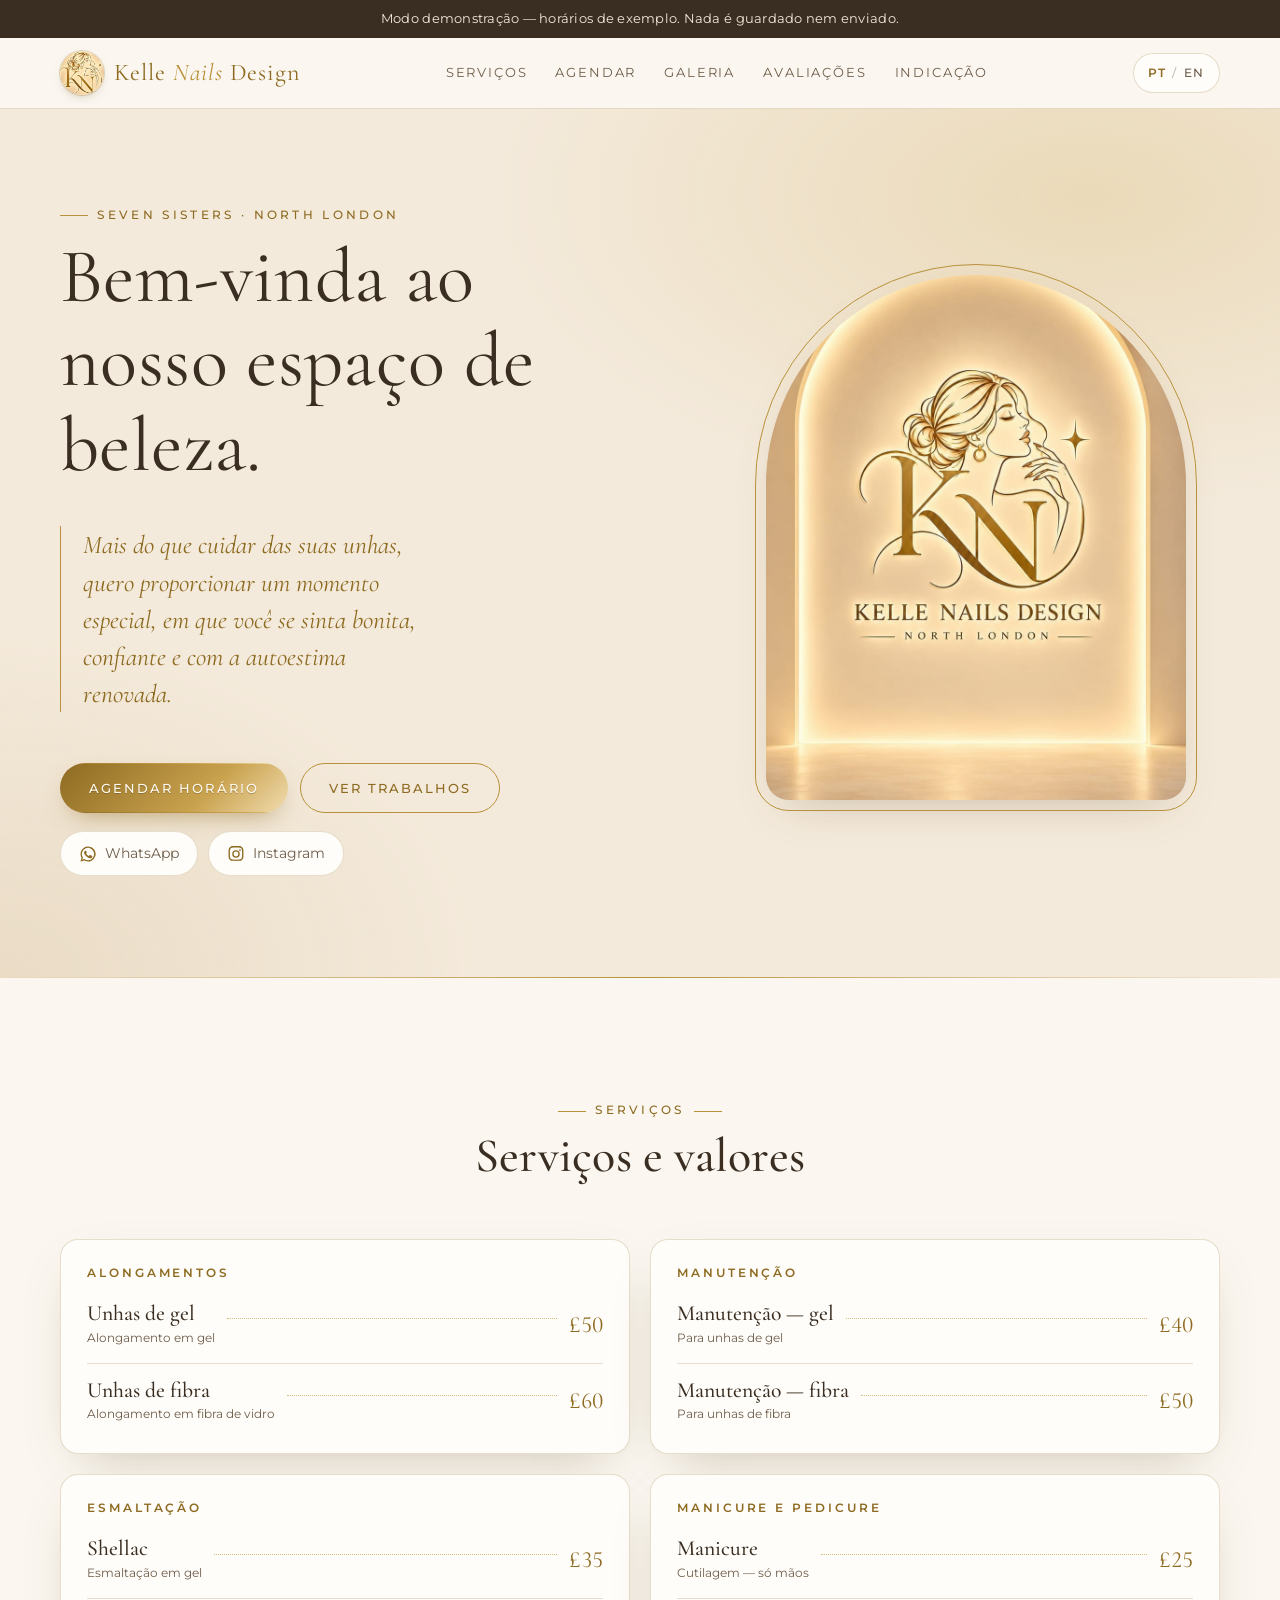
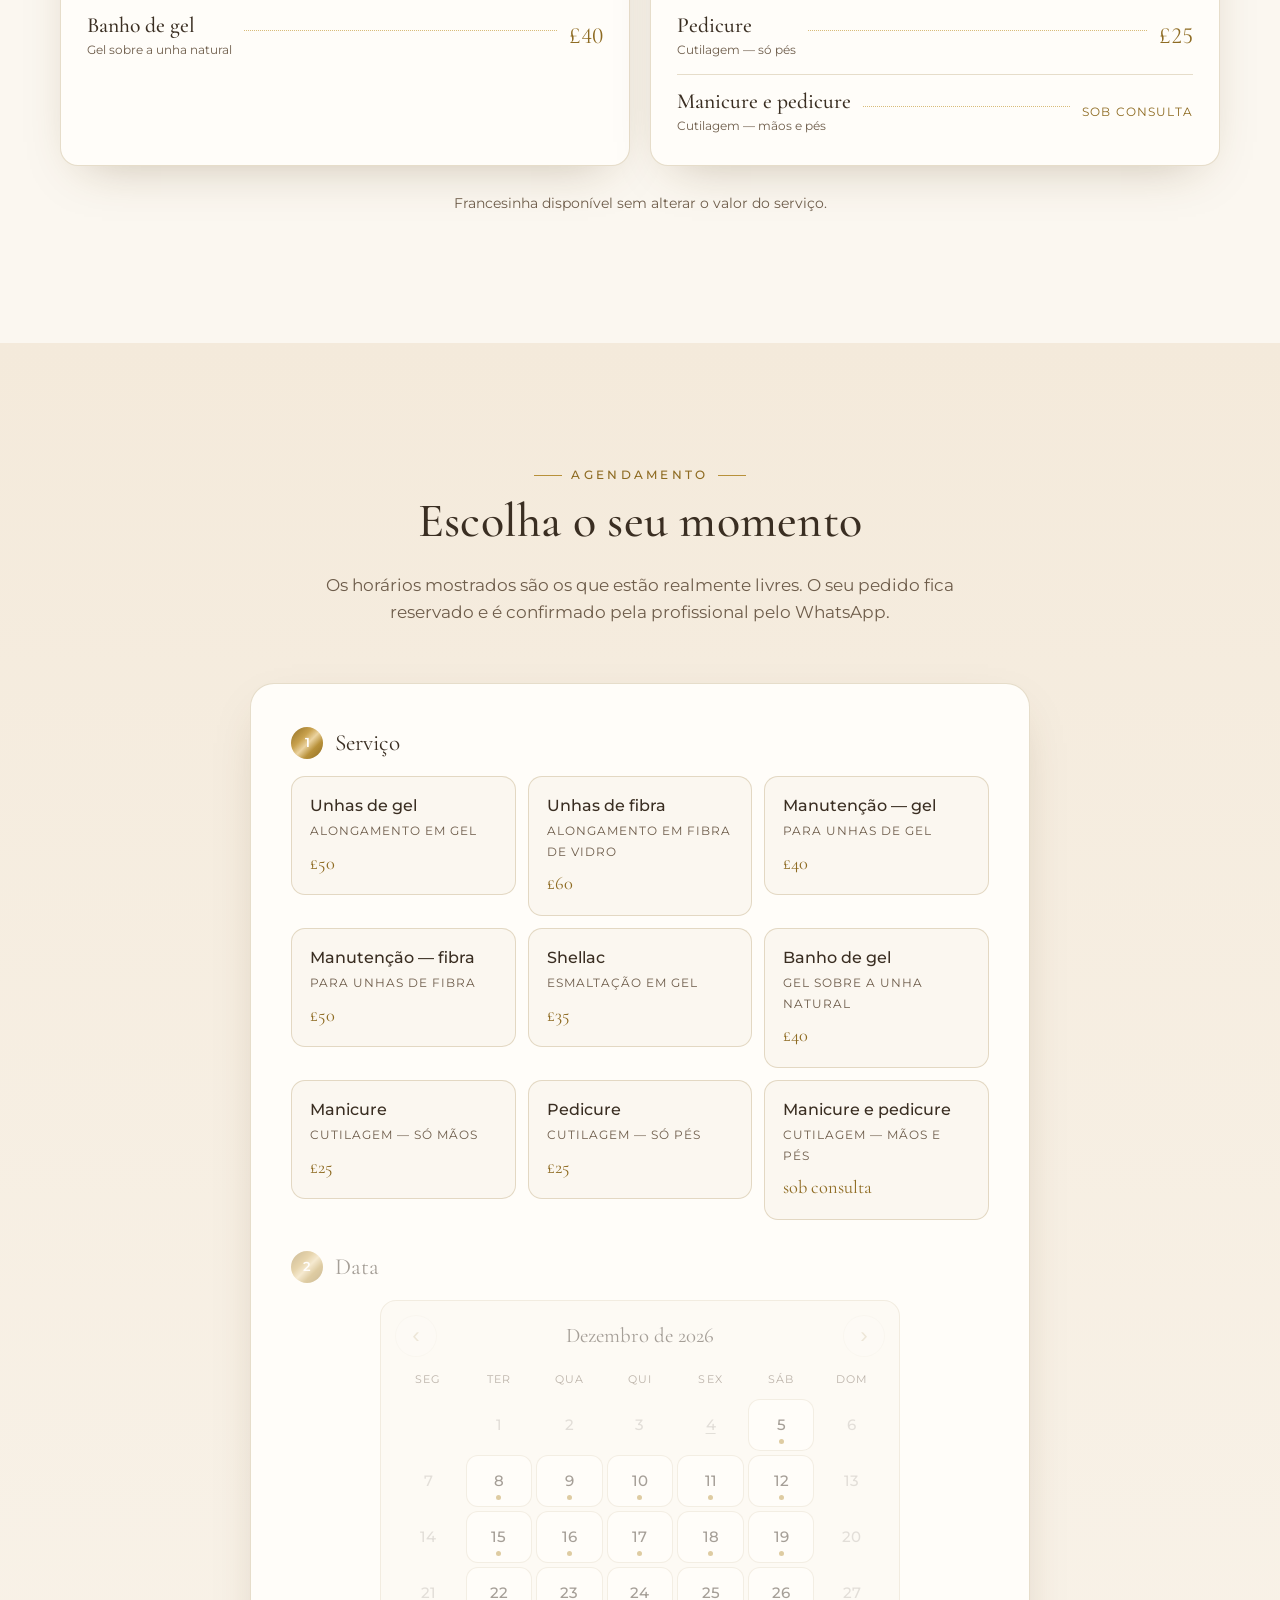
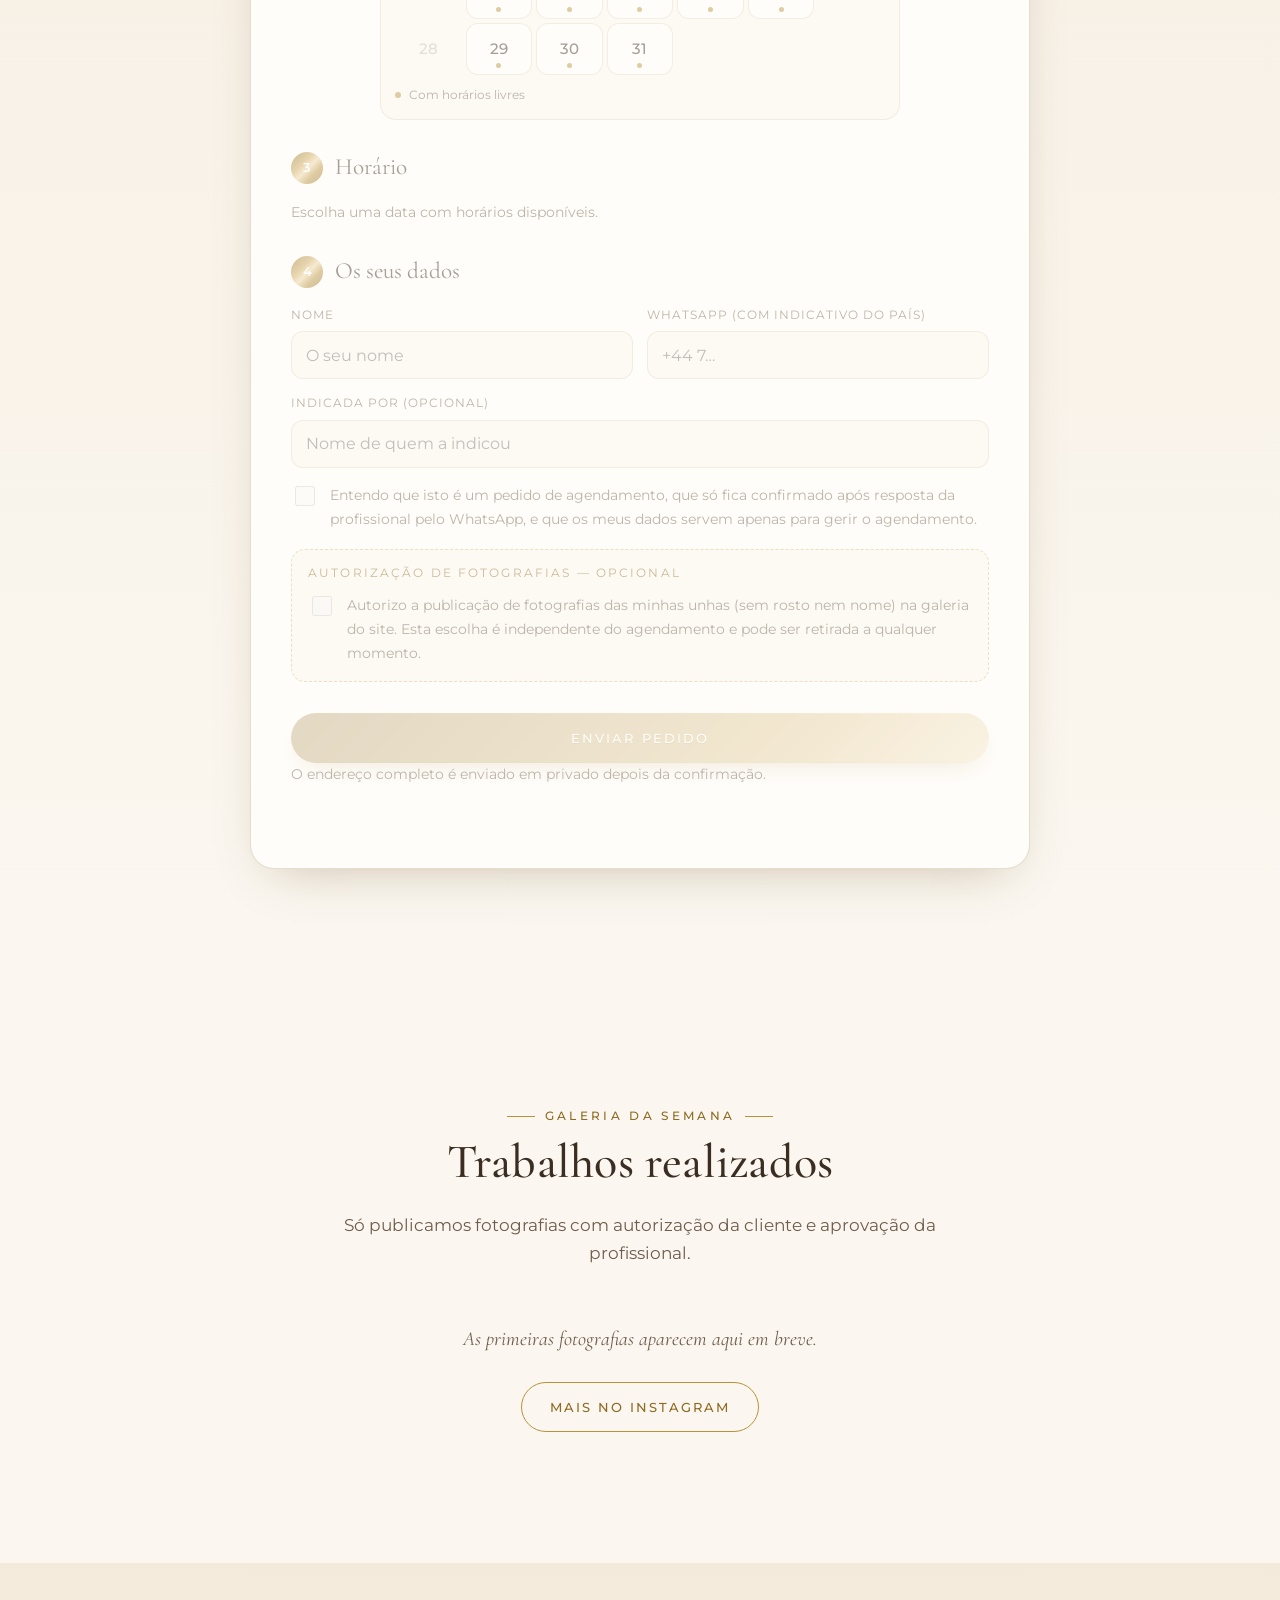
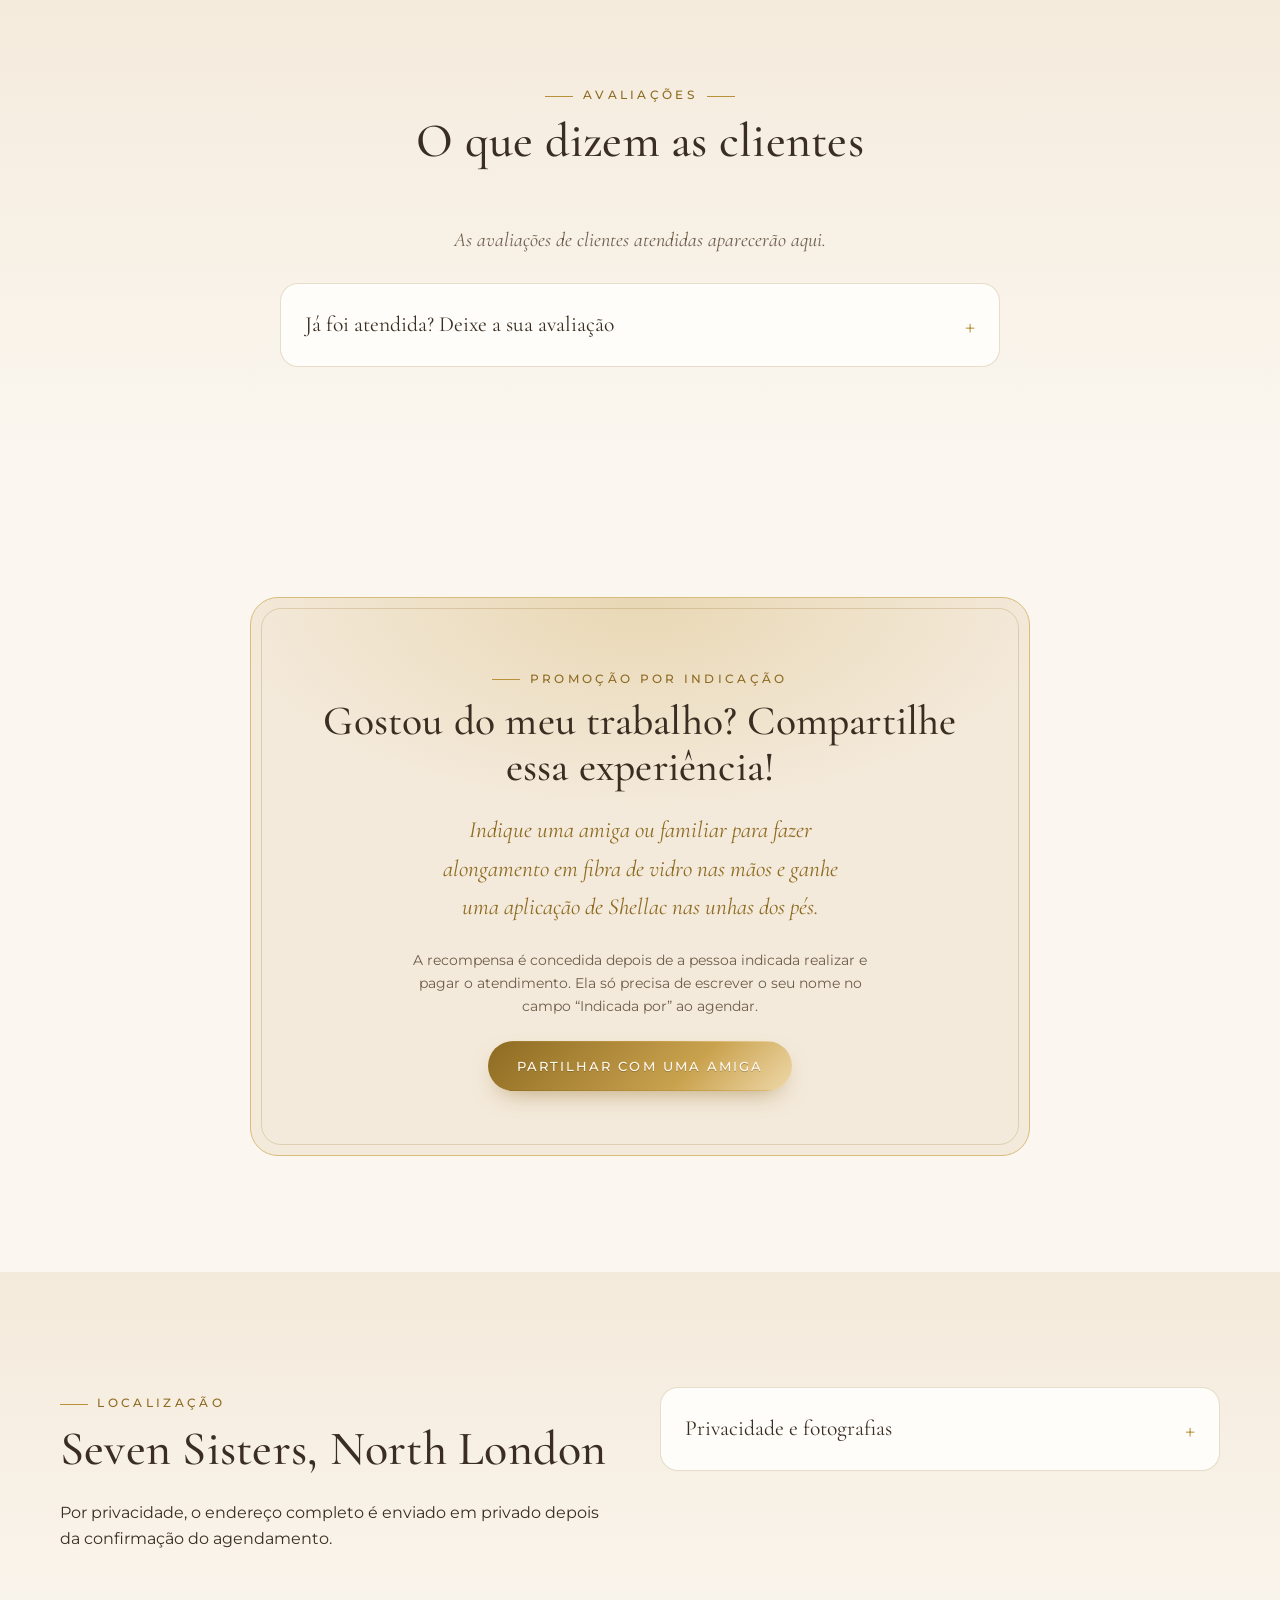
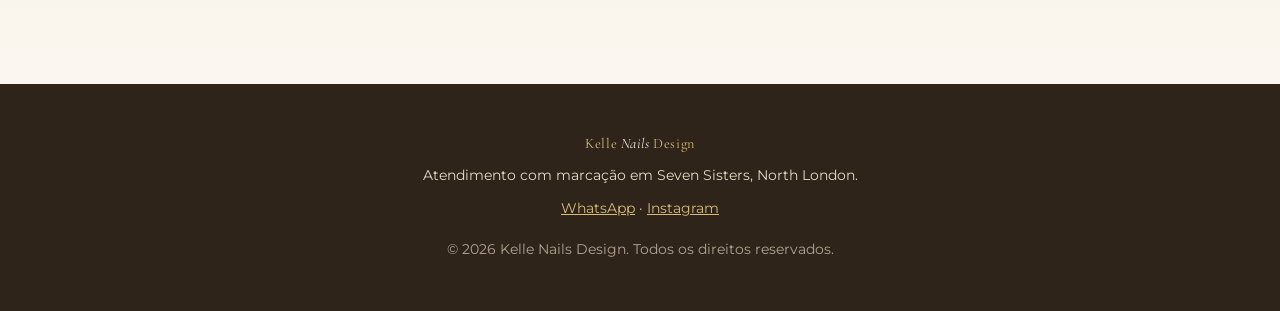
<file: kelle-nails-demonstracao.html>
<!doctype html>
<html lang="pt-BR" class="no-js">
<head>
  <meta charset="utf-8">
  <script>document.documentElement.className = "js";</script>
  <meta name="viewport" content="width=device-width, initial-scale=1, viewport-fit=cover">
  <title data-i18n="meta.title">Kelle Nails Design · Seven Sisters, North London</title>
  <meta name="description" data-i18n-attr="content:meta.desc" content="Kelle Nails Design — unhas de gel, fibra, Shellac, manicure e pedicure em Seven Sisters, North London.">
  <meta name="theme-color" content="#F4EADB">
  <meta property="og:title" content="Kelle Nails Design">
  <meta property="og:description" content="Seven Sisters, North London">
  <meta property="og:image" content="https://knnails.github.io/kn-dourada.jpg">
  <link rel="icon" href="[data-uri]">
  <link rel="apple-touch-icon" href="[data-uri]">
  <link rel="preconnect" href="https://fonts.googleapis.com">
  <link rel="preconnect" href="https://fonts.gstatic.com" crossorigin>
  <link href="https://fonts.googleapis.com/css2?family=Cormorant+Garamond:ital,wght@0,400;0,500;0,600;1,400;1,500&family=Montserrat:wght@300;400;500;600&display=swap" rel="stylesheet">
  <style>
:root { --kn-img: url("[data-uri]"); }
/* Kelle Nails Design — champanhe, dourado e bege */
:root {
  --ivory: #FBF7F0;
  --champagne: #F4EADB;
  --beige: #E9DAC3;
  --sand: #D9C3A1;
  --gold: #B8913A;
  --gold-deep: #8E6B22;
  --gold-soft: #D8BC7A;
  --ink: #3A2E22;
  --ink-soft: #6E5D4B;
  --line: rgba(142, 107, 34, .22);
  --white: #FFFDF9;
  --danger: #A23E2C;
  --ok: #4E6B3A;
  --shadow: 0 18px 50px -24px rgba(90, 64, 20, .35);
  --radius: 18px;
  --serif: 'Cormorant Garamond', 'Times New Roman', serif;
  --sans: 'Montserrat', system-ui, -apple-system, 'Segoe UI', sans-serif;
  --gold-grad: linear-gradient(135deg, #8E6B22 0%, #C9A24E 35%, #EBD3A0 52%, #B8913A 70%, #8E6B22 100%);
}
*, *::before, *::after { box-sizing: border-box; }
html { scroll-behavior: smooth; scroll-padding-top: 84px; -webkit-text-size-adjust: 100%; }
body {
  margin: 0; background: var(--ivory); color: var(--ink);
  font: 400 16px/1.65 var(--sans); overflow-x: hidden;
  padding-bottom: 76px;
}
@media (min-width: 900px) { body { padding-bottom: 0; } }
img { max-width: 100%; display: block; }
a { color: inherit; }
h1, h2, h3 { font-family: var(--serif); font-weight: 500; line-height: 1.1; margin: 0 0 .5em; letter-spacing: .005em; }
h2 { font-size: clamp(2rem, 4.6vw, 3rem); }
h3 { font-size: 1.6rem; }
p { margin: 0 0 1em; }
[hidden] { display: none !important; }
.sr, .skip:not(:focus) { position: absolute; width: 1px; height: 1px; overflow: hidden; clip: rect(0 0 0 0); }
.skip:focus { position: fixed; top: 8px; left: 8px; z-index: 99; background: var(--white); padding: 8px 14px; border-radius: 8px; }
.wrap { width: min(1160px, 100% - 32px); margin-inline: auto; }
.narrow { width: min(780px, 100% - 32px); }
.center { text-align: center; }
.eyebrow {
  font: 500 .74rem/1 var(--sans); letter-spacing: .28em; text-transform: uppercase; color: var(--gold-deep);
  display: inline-flex; align-items: center; gap: .8em; margin-bottom: 1.1em;
}
.eyebrow::before { content: ''; width: 28px; height: 1px; background: var(--gold); }
.lead { color: var(--ink-soft); font-size: 1.04rem; max-width: 60ch; }
.note { color: var(--ink-soft); font-size: .86rem; }
.small { font-size: .8rem; }
:focus-visible { outline: 2px solid var(--gold); outline-offset: 3px; }

.demo-banner {
  position: relative; z-index: 60; background: var(--ink); color: var(--champagne);
  text-align: center; font-size: .82rem; padding: 8px 16px; letter-spacing: .02em;
}

/* ---------- Header ---------- */
.site-header {
  position: sticky; top: env(safe-area-inset-top, 0px); z-index: 50;
  background: rgba(251, 247, 240, .86); backdrop-filter: saturate(140%) blur(12px);
  border-bottom: 1px solid var(--line);
}
.header-inner { display: flex; align-items: center; justify-content: space-between; gap: 16px; height: 70px; }
.brand { display: flex; align-items: center; text-decoration: none; }
.brand-logo { height: 50px; width: auto; }
.brand-text, .footer-brand { font-family: var(--serif); font-size: 1.5rem; letter-spacing: .04em; color: var(--gold-deep); }
.brand-text em, .footer-brand em { font-style: italic; color: var(--gold); }
.nav { display: flex; gap: 28px; }
.nav a { text-decoration: none; font-size: .82rem; letter-spacing: .14em; text-transform: uppercase; color: var(--ink-soft); position: relative; padding: 6px 0; }
.nav a::after { content: ''; position: absolute; left: 0; right: 100%; bottom: 0; height: 1px; background: var(--gold); transition: right .3s; }
.nav a:hover::after { right: 0; }
.nav a:hover { color: var(--ink); }
.header-actions { display: flex; align-items: center; gap: 10px; }
.lang-btn {
  border: 1px solid var(--line); background: var(--white); border-radius: 999px; padding: 8px 14px; cursor: pointer;
  font: 500 .78rem var(--sans); letter-spacing: .12em; color: var(--ink-soft); min-height: 40px;
}
.lang-opt.on { color: var(--gold-deep); font-weight: 600; }
.lang-sep { margin: 0 6px; opacity: .4; }
.menu-btn { display: none; width: 44px; height: 44px; border: 0; background: none; cursor: pointer; position: relative; }
.menu-btn span:not(.sr) { position: absolute; left: 11px; right: 11px; height: 1.5px; background: var(--ink); transition: transform .3s; }
.menu-btn span:nth-child(1) { top: 17px; } .menu-btn span:nth-child(2) { top: 26px; }
.menu-btn[aria-expanded="true"] span:nth-child(1) { transform: translateY(4.5px) rotate(45deg); }
.menu-btn[aria-expanded="true"] span:nth-child(2) { transform: translateY(-4.5px) rotate(-45deg); }
@media (max-width: 899px) {
  .menu-btn { display: block; }
  .nav {
    position: absolute; top: 70px; left: 0; right: 0; flex-direction: column; gap: 0;
    background: var(--ivory); border-bottom: 1px solid var(--line); padding: 8px 16px 18px;
    transform: translateY(-8px); opacity: 0; pointer-events: none; transition: .25s;
  }
  .nav.open { transform: none; opacity: 1; pointer-events: auto; }
  .nav a { padding: 14px 4px; border-bottom: 1px solid var(--line); }
}

/* ---------- Buttons ---------- */
.btn {
  display: inline-flex; align-items: center; justify-content: center; gap: 8px; min-height: 50px; padding: 0 28px;
  border-radius: 999px; font: 500 .8rem var(--sans); letter-spacing: .16em; text-transform: uppercase; text-decoration: none;
  cursor: pointer; border: 1px solid transparent; transition: transform .2s, box-shadow .2s, background .2s; white-space: nowrap;
}
.btn:active { transform: translateY(1px); }
.btn-gold { background: var(--gold-grad); background-size: 200% 100%; color: #fffaf0; box-shadow: 0 10px 26px -12px rgba(142, 107, 34, .7); text-shadow: 0 1px 0 rgba(90, 64, 20, .35); }
.btn-gold:hover { background-position: 100% 0; box-shadow: 0 14px 30px -12px rgba(142, 107, 34, .8); }
.btn-gold:disabled { opacity: .55; cursor: wait; }
.btn-line { border-color: var(--gold); color: var(--gold-deep); background: transparent; }
.btn-line:hover { background: var(--champagne); }
.btn-block { width: 100%; }
.link-gold { background: none; border: 0; padding: 0; font: 500 .78rem var(--sans); letter-spacing: .16em; text-transform: uppercase; color: var(--gold-deep); text-decoration: none; border-bottom: 1px solid var(--gold); cursor: pointer; }
.chip {
  display: inline-flex; align-items: center; gap: 8px; padding: 10px 18px; border-radius: 999px; min-height: 44px;
  border: 1px solid var(--line); background: var(--white); text-decoration: none; font-size: .86rem; color: var(--ink-soft);
}
.chip svg { width: 18px; height: 18px; fill: var(--gold-deep); }
.chip:hover { border-color: var(--gold); color: var(--ink); }

/* ---------- Hero ---------- */
.hero {
  position: relative; overflow: hidden; padding: clamp(40px, 7vw, 96px) 0 clamp(56px, 8vw, 110px);
  background:
    radial-gradient(1000px 520px at 85% 10%, rgba(216, 188, 122, .35), transparent 60%),
    radial-gradient(700px 500px at 0% 100%, rgba(233, 218, 195, .9), transparent 70%),
    var(--champagne);
}
.hero::after { content: ''; position: absolute; inset: auto 0 0; height: 1px; background: linear-gradient(90deg, transparent, var(--gold), transparent); }
.hero-grid { display: grid; grid-template-columns: 1.1fr .9fr; gap: clamp(32px, 6vw, 80px); align-items: center; }
.hero-title { font-size: clamp(2.6rem, 6.6vw, 4.8rem); font-weight: 400; color: var(--ink); }
.hero-quote {
  font-family: var(--serif); font-style: italic; font-size: clamp(1.25rem, 2.4vw, 1.6rem); line-height: 1.45;
  color: var(--gold-deep); max-width: 34ch; min-height: 4.4em; border-left: 1px solid var(--gold); padding-left: 22px; margin: 1.4em 0 2em;
}
.hero-quote .w { display: inline-block; opacity: 0; transform: translateY(8px); filter: blur(4px); animation: wordIn .9s cubic-bezier(.2,.7,.2,1) forwards; }
@keyframes wordIn { to { opacity: 1; transform: none; filter: none; } }
.hero-ctas { display: flex; flex-wrap: wrap; gap: 12px; margin-bottom: 18px; }
.hero-social { display: flex; flex-wrap: wrap; gap: 10px; }
.hero-portrait { position: relative; margin: 0; justify-self: center; width: min(420px, 100%); }
.portrait-arch {
  aspect-ratio: 4 / 5; border-radius: 220px 220px 24px 24px; overflow: hidden; position: relative;
  background: linear-gradient(160deg, var(--beige), var(--sand)); box-shadow: var(--shadow);
  outline: 1px solid var(--gold); outline-offset: 10px;
}
.portrait-img { width: 100%; height: 100%; object-fit: cover; }
.portrait-empty { position: absolute; inset: 0; display: grid; place-content: center; gap: 14px; text-align: center; padding: 30px; color: var(--ink-soft); font-size: .86rem; letter-spacing: .04em; }
.pe-mark { font-family: var(--serif); font-size: 5.5rem; line-height: 1; background: var(--gold-grad); -webkit-background-clip: text; background-clip: text; color: transparent; letter-spacing: .06em; }
.gold-emblem { position: absolute; width: 38%; right: -10%; bottom: 12%; filter: drop-shadow(0 12px 24px rgba(90, 64, 20, .3)); animation: float 7s ease-in-out infinite; }
@keyframes float { 50% { transform: translateY(-10px); } }
.portrait-tag {
  position: absolute; left: -6%; bottom: 8%; background: var(--white); border: 1px solid var(--line); border-radius: 999px;
  padding: 10px 20px; font: 500 .74rem var(--sans); letter-spacing: .22em; text-transform: uppercase; color: var(--gold-deep); box-shadow: var(--shadow);
}
@media (max-width: 899px) {
  .hero-grid { grid-template-columns: 1fr; }
  .hero-portrait { order: -1; width: min(300px, 78%); }
  .portrait-tag { left: 50%; transform: translateX(-50%); bottom: -18px; white-space: nowrap; }
  .gold-emblem { right: -14%; width: 34%; }
}

/* ---------- Sections ---------- */
.section { padding: clamp(64px, 9vw, 120px) 0; }
.section-tint { background: linear-gradient(180deg, var(--champagne), var(--ivory)); }
.section-head { text-align: center; margin-bottom: clamp(32px, 5vw, 56px); }
.section-head .eyebrow::after { content: ''; width: 28px; height: 1px; background: var(--gold); }
.section-head .lead { margin-inline: auto; }

.services { display: grid; grid-template-columns: repeat(3, 1fr); gap: 20px; }
@media (max-width: 980px) { .services { grid-template-columns: repeat(2, 1fr); } }
@media (max-width: 600px) { .services { grid-template-columns: 1fr; } }
.service-card {
  position: relative; background: var(--white); border: 1px solid var(--line); border-radius: var(--radius);
  padding: 34px 30px 30px; box-shadow: var(--shadow); overflow: hidden; display: flex; flex-direction: column;
}
.service-card::before { content: ''; position: absolute; inset: 0 0 auto; height: 3px; background: var(--gold-grad); }
.service-num { font-family: var(--serif); font-size: 3rem; color: var(--gold-soft); line-height: 1; display: block; margin-bottom: 14px; }
.service-sub { font-size: .76rem; letter-spacing: .22em; text-transform: uppercase; color: var(--gold-deep); }
.service-card p:not(.service-sub) { color: var(--ink-soft); flex: 1; }
.service-card .link-gold { align-self: flex-start; }
.services + .note { margin-top: 26px; }

/* ---------- Booking ---------- */
.booking { background: var(--white); border: 1px solid var(--line); border-radius: 24px; padding: clamp(20px, 4vw, 40px); box-shadow: var(--shadow); }
.booking-status:empty { display: none; }
.booking-status { background: var(--champagne); border: 1px solid var(--line); border-radius: 12px; padding: 14px 18px; margin-bottom: 20px; font-size: .92rem; }
.booking-status .btn { margin-top: 10px; min-height: 42px; }
.step { border: 0; padding: 0; margin: 0 0 28px; transition: opacity .3s; }
.step:disabled { opacity: .45; }
.step legend { display: flex; align-items: center; gap: 12px; font-family: var(--serif); font-size: 1.45rem; margin-bottom: 14px; padding: 0; }
.step-n { width: 32px; height: 32px; border-radius: 50%; display: grid; place-items: center; font: 600 .8rem var(--sans); color: #fff; background: var(--gold-grad); }
.svc-options { display: grid; grid-template-columns: 1fr 1fr; gap: 12px; }
@media (max-width: 560px) { .svc-options { grid-template-columns: 1fr; } }
.svc-opt { position: relative; cursor: pointer; }
.svc-opt input { position: absolute; opacity: 0; }
.svc-opt > span { display: flex; flex-direction: column; gap: 2px; border: 1px solid var(--line); border-radius: 14px; padding: 16px 18px; transition: .2s; background: var(--ivory); }
.svc-opt strong { font-weight: 500; }
.svc-opt small { color: var(--ink-soft); font-size: .78rem; letter-spacing: .08em; text-transform: uppercase; }
.svc-opt input:checked + span { border-color: var(--gold); background: var(--champagne); box-shadow: inset 0 0 0 1px var(--gold); }
.svc-opt input:focus-visible + span { outline: 2px solid var(--gold); outline-offset: 2px; }

.cal { max-width: 520px; margin-inline: auto; border: 1px solid var(--line); border-radius: 16px; padding: 14px; background: var(--ivory); }
.cal-head { display: flex; align-items: center; justify-content: space-between; margin-bottom: 8px; }
.cal-title { margin: 0; font-family: var(--serif); font-size: 1.3rem; }
.cal-nav { width: 42px; height: 42px; border-radius: 50%; border: 1px solid var(--line); background: var(--white); font-size: 1.4rem; color: var(--gold-deep); cursor: pointer; }
.cal-nav:disabled { opacity: .3; cursor: default; }
.cal-grid { display: grid; grid-template-columns: repeat(7, 1fr); gap: 4px; }
.cal-dow { text-align: center; font-size: .68rem; letter-spacing: .1em; text-transform: uppercase; color: var(--ink-soft); padding: 6px 0; }
.cal-day {
  height: clamp(42px, 9vw, 52px); border-radius: 12px; border: 1px solid transparent; background: none; font: 500 .92rem var(--sans);
  color: rgba(58, 46, 34, .3); position: relative; cursor: default;
}
.cal-day.avail { color: var(--ink); background: var(--white); border-color: var(--line); cursor: pointer; }
.cal-day.avail::after { content: ''; position: absolute; left: 50%; bottom: 6px; width: 5px; height: 5px; margin-left: -2.5px; border-radius: 50%; background: var(--gold); }
.cal-day.avail:hover { border-color: var(--gold); }
.cal-day.sel { background: var(--gold-grad); color: #fff; border-color: transparent; }
.cal-day.sel::after { background: #fff; }
.cal-day.today { text-decoration: underline; text-underline-offset: 3px; }
.cal-legend { display: flex; align-items: center; gap: 8px; font-size: .78rem; color: var(--ink-soft); margin: 10px 0 0; }
.cal-legend .dot { width: 6px; height: 6px; border-radius: 50%; background: var(--gold); }
.times { display: flex; flex-wrap: wrap; gap: 10px; }
.time {
  min-width: 88px; min-height: 46px; border-radius: 999px; border: 1px solid var(--line); background: var(--ivory);
  font: 500 .95rem var(--sans); color: var(--ink); cursor: pointer; transition: .2s;
}
.time:hover { border-color: var(--gold); }
.time[aria-pressed="true"] { background: var(--gold-grad); color: #fff; border-color: transparent; }
.hint { color: var(--ink-soft); font-size: .9rem; margin: 0; }

.fields { display: grid; grid-template-columns: 1fr 1fr; gap: 14px; margin-bottom: 16px; }
@media (max-width: 560px) { .fields { grid-template-columns: 1fr; } }
.field { display: flex; flex-direction: column; gap: 6px; font-size: .78rem; letter-spacing: .08em; text-transform: uppercase; color: var(--ink-soft); }
.field-full { grid-column: 1 / -1; }
.field input, .field textarea {
  font: 400 1rem var(--sans); text-transform: none; letter-spacing: 0; color: var(--ink);
  border: 1px solid var(--line); background: var(--ivory); border-radius: 12px; padding: 13px 14px; min-height: 48px; width: 100%;
}
.field input:focus, .field textarea:focus { outline: none; border-color: var(--gold); box-shadow: 0 0 0 3px rgba(184, 145, 58, .18); background: var(--white); }
.field input[aria-invalid="true"] { border-color: var(--danger); }
.hp { position: absolute; left: -9999px; }
.check { display: flex; gap: 12px; align-items: flex-start; font-size: .9rem; color: var(--ink-soft); margin: 0 0 14px; cursor: pointer; }
.check input { width: 20px; height: 20px; margin-top: 2px; accent-color: var(--gold); flex-shrink: 0; }
.consent-box { border: 1px dashed var(--gold-soft); border-radius: 14px; padding: 14px 16px 2px; margin: 18px 0; background: var(--ivory); }
.consent-title { font-size: .74rem; letter-spacing: .18em; text-transform: uppercase; color: var(--gold-deep); margin-bottom: 10px; }
.summary { background: var(--champagne); border-radius: 14px; padding: 14px 18px; margin-bottom: 16px; }
.summary-label { font-size: .72rem; letter-spacing: .2em; text-transform: uppercase; color: var(--gold-deep); margin-bottom: 4px; }
.summary-text { margin: 0; font-family: var(--serif); font-size: 1.2rem; }
.form-error, .form-msg { color: var(--danger); font-size: .9rem; min-height: 1px; margin: 0 0 12px; }
.form-msg.ok { color: var(--ok); }

.result { text-align: center; }
.result:focus { outline: none; }
.result-icon { font-size: 2rem; background: var(--gold-grad); -webkit-background-clip: text; background-clip: text; color: transparent; }
.result h3 { font-size: 1.9rem; }
.demo-note { background: var(--ink); color: var(--champagne); border-radius: 10px; padding: 10px 14px; font-size: .86rem; }
.code-box { display: inline-flex; flex-direction: column; gap: 2px; border: 1px solid var(--gold); border-radius: 14px; padding: 12px 26px; margin: 6px 0 8px; font-size: .74rem; letter-spacing: .2em; text-transform: uppercase; color: var(--ink-soft); }
.code-box strong { font: 600 1.4rem var(--sans); letter-spacing: .12em; color: var(--gold-deep); }
.result .btn-block { margin: 10px 0 18px; }
.manual { text-align: left; border: 1px solid var(--line); border-radius: 14px; padding: 16px; margin: 12px 0 18px; background: var(--ivory); }
.manual-title { font-family: var(--serif); font-size: 1.3rem; margin-bottom: 4px; }
.msg { white-space: pre-wrap; font: .86rem/1.55 var(--sans); background: var(--white); border: 1px solid var(--line); border-radius: 10px; padding: 12px; margin: 0 0 12px; }
.manual-actions { display: flex; flex-wrap: wrap; gap: 10px; }
.manual-actions .btn { flex: 1 1 180px; }

/* ---------- Gallery ---------- */
.gallery { display: grid; grid-template-columns: repeat(auto-fill, minmax(220px, 1fr)); gap: 14px; margin-bottom: 30px; }
.gallery:empty { display: none; }
.g-item { margin: 0; position: relative; border-radius: 16px; overflow: hidden; aspect-ratio: 1; background: var(--beige); box-shadow: var(--shadow); }
.g-item img { width: 100%; height: 100%; object-fit: cover; transition: transform .6s; }
.g-item:hover img { transform: scale(1.04); }
.g-item figcaption { position: absolute; inset: auto 0 0; padding: 26px 14px 12px; color: #fff; font-size: .84rem; background: linear-gradient(transparent, rgba(40, 28, 14, .7)); }
.g-badge { position: absolute; top: 10px; left: 10px; background: var(--white); color: var(--gold-deep); font-size: .66rem; letter-spacing: .16em; text-transform: uppercase; padding: 5px 10px; border-radius: 999px; }
.empty { text-align: center; color: var(--ink-soft); font-style: italic; font-family: var(--serif); font-size: 1.25rem; margin-bottom: 26px; }

/* ---------- Reviews ---------- */
.reviews { display: grid; grid-template-columns: repeat(auto-fill, minmax(280px, 1fr)); gap: 18px; margin-bottom: 30px; }
.reviews:empty { display: none; }
.review { background: var(--white); border: 1px solid var(--line); border-radius: var(--radius); padding: 26px; margin: 0; }
.review-stars { color: var(--gold); letter-spacing: .15em; margin-bottom: 10px; }
.review blockquote { margin: 0 0 14px; font-family: var(--serif); font-size: 1.2rem; line-height: 1.45; }
.review figcaption { font-size: .72rem; letter-spacing: .18em; text-transform: uppercase; color: var(--ink-soft); }
.panel { background: var(--white); border: 1px solid var(--line); border-radius: var(--radius); max-width: 720px; margin: 0 auto; }
.panel summary { cursor: pointer; padding: 20px 24px; font-family: var(--serif); font-size: 1.35rem; list-style: none; display: flex; justify-content: space-between; align-items: center; gap: 12px; }
.panel summary::-webkit-details-marker { display: none; }
.panel summary::after { content: '+'; color: var(--gold); font-size: 1.6rem; transition: transform .3s; }
.panel[open] summary::after { transform: rotate(45deg); }
.panel-body { padding: 0 24px 24px; }
.stars { border: 0; padding: 0; margin: 0 0 14px; display: flex; flex-direction: row-reverse; justify-content: flex-end; gap: 4px; }
.stars legend { font-size: .78rem; letter-spacing: .08em; text-transform: uppercase; color: var(--ink-soft); margin-bottom: 6px; width: 100%; }
.stars input { position: absolute; opacity: 0; }
.stars label { font-size: 2rem; color: var(--beige); cursor: pointer; line-height: 1; padding: 2px; }
.stars input:checked ~ label, .stars label:hover, .stars label:hover ~ label { color: var(--gold); }
.stars input:focus-visible + label { outline: 2px solid var(--gold); border-radius: 6px; }

/* ---------- Referral ---------- */
.referral {
  position: relative; text-align: center; padding: clamp(36px, 6vw, 64px) clamp(22px, 5vw, 60px); border-radius: 28px;
  background: radial-gradient(600px 300px at 50% 0%, rgba(216, 188, 122, .4), transparent 70%), var(--champagne);
  border: 1px solid var(--gold-soft); overflow: hidden;
}
.referral::before { content: ''; position: absolute; inset: 10px; border: 1px solid var(--line); border-radius: 20px; pointer-events: none; }
.referral-emblem { width: 96px; margin: 0 auto 16px; }
.referral h2 { font-size: clamp(1.8rem, 4vw, 2.6rem); }
.referral-text { font-family: var(--serif); font-size: clamp(1.2rem, 2.4vw, 1.45rem); color: var(--gold-deep); font-style: italic; max-width: 40ch; margin: 0 auto 1em; }
.referral .note { max-width: 52ch; margin: 0 auto 24px; }

/* ---------- Location ---------- */
.two-col { display: grid; grid-template-columns: 1fr 1fr; gap: 40px; align-items: start; }
@media (max-width: 800px) { .two-col { grid-template-columns: 1fr; } }
.two-col .panel { margin: 0; }

/* ---------- Footer ---------- */
.site-footer { background: #2E241A; color: var(--beige); padding: 48px 0 40px; text-align: center; }
.footer-brand { font-size: 1.9rem; color: var(--gold-soft); }
.footer-brand em { color: var(--champagne); }
.site-footer p { margin-bottom: .6em; font-size: .9rem; }
.footer-links a { color: var(--gold-soft); }
.site-footer .small { opacity: .7; margin-top: 18px; }

/* ---------- Mobile sticky bar ---------- */
.sticky-bar {
  position: fixed; inset: auto 0 0; z-index: 40; display: flex; gap: 10px; padding: 10px 16px calc(10px + env(safe-area-inset-bottom));
  background: rgba(251, 247, 240, .94); backdrop-filter: blur(10px); border-top: 1px solid var(--line);
}
.sticky-bar .btn { flex: 1; min-height: 48px; padding: 0 12px; }
@media (min-width: 900px) { .sticky-bar { display: none; } }

/* ---------- Reveal ---------- */
.reveal { opacity: 0; transform: translateY(18px); transition: opacity .8s, transform .8s; }
.reveal.in { opacity: 1; transform: none; }
@media (prefers-reduced-motion: reduce) {
  *, *::before, *::after { animation: none !important; transition: none !important; scroll-behavior: auto !important; }
  .hero-quote .w, .reveal { opacity: 1; transform: none; filter: none; }
}

/* ---------- Abertura: luz da marca a acender ----------
   Três proteções para nunca bloquear o site:
   1) sem JavaScript (.no-js) a abertura não aparece;
   2) a própria CSS esconde-a aos 6,5 s (introFailsafe), mesmo que o JS falhe;
   3) um script mínimo e independente remove-a aos 7 s. */
.intro {
  position: fixed; inset: 0; z-index: 100; overflow: hidden; cursor: pointer;
  background: #120C06;
  transition: opacity .9s ease, visibility .9s;
  animation: introFailsafe .9s ease 6.5s forwards;
}
.no-js .intro { display: none; }
.intro.out { opacity: 0; visibility: hidden; pointer-events: none; }
@keyframes introFailsafe { to { opacity: 0; visibility: hidden; pointer-events: none; } }
.intro-bg, .intro-img { background-image: var(--kn-img); background-repeat: no-repeat; }
.intro-bg {
  position: absolute; inset: -80px; filter: blur(40px) brightness(.14) saturate(.5);
  background-size: cover; background-position: 50% 42%;
  animation: lightOnBg 2.4s linear .2s forwards;
}
.intro-img {
  position: absolute; inset: 0; background-size: cover; background-position: 50% 42%;
  filter: brightness(.14) saturate(.5) contrast(1.15);
  animation: lightOn 2.4s linear .2s forwards;
}
@media (min-aspect-ratio: 4/5) {
  .intro-img {
    background-size: contain;
    -webkit-mask-image: linear-gradient(90deg, transparent, #000 22%, #000 78%, transparent);
    mask-image: linear-gradient(90deg, transparent, #000 22%, #000 78%, transparent);
  }
}
.intro-glow {
  position: absolute; inset: 0; pointer-events: none; opacity: 0; mix-blend-mode: screen;
  background:
    radial-gradient(38% 48% at 50% 46%, rgba(255, 238, 196, .55), transparent 70%),
    radial-gradient(60% 70% at 50% 50%, rgba(255, 214, 140, .22), transparent 75%);
  animation: glowOn 2.4s linear .2s forwards, glowBreath 4s ease-in-out 2.8s infinite;
}
@keyframes lightOn {
  0%, 30% { filter: brightness(.14) saturate(.5) contrast(1.15); }
  34%     { filter: brightness(.62) saturate(.8) contrast(1.05); }
  38%     { filter: brightness(.22) saturate(.6) contrast(1.1); }
  45%     { filter: brightness(.85) saturate(.95) contrast(1); }
  49%     { filter: brightness(.5) saturate(.8) contrast(1.05); }
  62%, 100% { filter: brightness(1) saturate(1) contrast(1); }
}
@keyframes lightOnBg {
  0%, 30% { filter: blur(40px) brightness(.14) saturate(.5); }
  34%     { filter: blur(40px) brightness(.62) saturate(.8); }
  38%     { filter: blur(40px) brightness(.22) saturate(.6); }
  45%     { filter: blur(40px) brightness(.85) saturate(.95); }
  49%     { filter: blur(40px) brightness(.5) saturate(.8); }
  62%, 100% { filter: blur(40px) brightness(1) saturate(1); }
}
@keyframes glowOn {
  0%, 30% { opacity: 0; } 34% { opacity: .7; } 38% { opacity: .15; } 45% { opacity: .9; }
  49% { opacity: .4; } 62% { opacity: 1; } 100% { opacity: .75; }
}
@keyframes glowBreath { 50% { opacity: 1; } }
.intro-skip {
  position: absolute; left: 50%; bottom: calc(28px + env(safe-area-inset-bottom, 0px)); transform: translateX(-50%);
  min-height: 48px; padding: 0 34px; border-radius: 999px; cursor: pointer; z-index: 2;
  border: 1px solid rgba(142, 107, 34, .55); background: rgba(255, 250, 240, .85); backdrop-filter: blur(6px);
  font: 500 .78rem var(--sans); letter-spacing: .24em; text-transform: uppercase; color: var(--gold-deep);
  opacity: 0; animation: skipIn .8s ease 1.2s forwards;
}
.intro-skip:focus-visible { outline: 2px solid #fffaf0; outline-offset: 3px; }
@keyframes skipIn { to { opacity: 1; } }
body.intro-on { overflow: hidden; }
/* Quem pediu menos movimento no sistema não vê a luz a piscar */
@media (prefers-reduced-motion: reduce) { .intro { display: none !important; } }

/* Imagem da marca no arco do topo */
.portrait-brand { position: absolute; inset: 0; background: var(--kn-img) 50% 38% / cover no-repeat; }
.brand { gap: 10px; }
.brand-mark { width: 44px; height: 44px; border-radius: 50%; object-fit: cover; box-shadow: 0 0 0 1px var(--line), 0 4px 12px -6px rgba(90, 64, 20, .5); flex-shrink: 0; }
.brand-text { white-space: nowrap; }
@media (max-width: 520px) { .brand-mark { width: 38px; height: 38px; } .brand-text { font-size: 1.22rem; } .lang-btn { padding: 8px 11px; } }
@media (max-width: 359px) { .brand-text { font-size: 1rem; letter-spacing: .01em; } .brand { gap: 6px; } .brand-mark { width: 30px; height: 30px; } .header-inner { gap: 8px; } .header-actions { gap: 4px; } .lang-btn { padding: 6px 9px; letter-spacing: .06em; } .menu-btn { width: 38px; } .menu-btn span:not(.sr) { left: 9px; right: 9px; } .btn { padding: 0 18px; letter-spacing: .1em; } }

/* ---------- Tabela de serviços ---------- */
.services.menu { grid-template-columns: repeat(2, 1fr); gap: 20px; }
@media (max-width: 760px) { .services.menu { grid-template-columns: 1fr; } }
.menu-group { background: var(--white); border: 1px solid var(--line); border-radius: var(--radius); padding: 26px 26px 14px; box-shadow: var(--shadow); min-width: 0; }
.menu-group h3 { font-size: .76rem; font-family: var(--sans); font-weight: 600; letter-spacing: .24em; text-transform: uppercase; color: var(--gold-deep); margin-bottom: 8px; }
.menu-list { list-style: none; margin: 0; padding: 0; }
.menu-row + .menu-row { border-top: 1px solid var(--line); }
.menu-link { display: flex; align-items: center; gap: 12px; padding: 14px 0; text-decoration: none; color: var(--ink); min-height: 56px; }
.menu-link:hover .menu-name strong { color: var(--gold-deep); }
.menu-name { display: flex; flex-direction: column; gap: 2px; min-width: 0; }
.menu-name strong { font-family: var(--serif); font-weight: 500; font-size: 1.35rem; line-height: 1.15; transition: color .2s; }
.menu-name small { font-size: .78rem; color: var(--ink-soft); }
.menu-dots { flex: 1; min-width: 16px; border-bottom: 1px dotted var(--gold-soft); transform: translateY(-6px); }
.menu-price { font-family: var(--serif); font-size: 1.45rem; color: var(--gold-deep); font-variant-numeric: lining-nums tabular-nums; white-space: nowrap; }
.menu-price-ask { font-family: var(--sans); font-size: .74rem; letter-spacing: .1em; text-transform: uppercase; }
.menu-note { margin-top: 26px; }
.svc-options { grid-template-columns: repeat(auto-fill, minmax(220px, 1fr)); }
.svc-price { font-style: normal; font-family: var(--serif); font-size: 1.15rem; color: var(--gold-deep); margin-top: 4px; }
.french-opt { background: var(--champagne); border-radius: 12px; padding: 12px 14px; }

</style>
</head>
<body>
  <!-- Abertura: a luz em volta da marca acende quando a cliente entra -->
  <div class="intro" id="intro" role="dialog" aria-label="Kelle Nails Design">
    <div class="intro-bg" aria-hidden="true"></div>
    <div class="intro-img" role="img" aria-label="Kelle Nails Design — North London"></div>
    <div class="intro-glow" aria-hidden="true"></div>
    <button class="intro-skip" id="introSkip" type="button" data-i18n="intro.enter">Entrar</button>
  </div>
  <script>
    /* Proteção independente: mesmo que o resto do JavaScript falhe, a abertura sai aos 7 s */
    setTimeout(function () {
      var i = document.getElementById('intro'); if (i) i.parentNode.removeChild(i);
      document.body.classList.remove('intro-on');
    }, 7000);
  </script>
  <a class="skip" href="#main">Skip</a>
  <div class="demo-banner" id="demoBanner" hidden data-i18n="demo.banner"></div>

  <header class="site-header" id="top">
    <div class="wrap header-inner">
      <a href="#top" class="brand" aria-label="Kelle Nails Design">
        <img src="[data-uri]" alt="" class="brand-mark" width="44" height="44">
        <span class="brand-text">Kelle <em>Nails</em> Design</span>
      </a>
      <nav class="nav" id="nav" aria-label="Principal">
        <a href="#servicos" data-i18n="nav.services">Serviços</a>
        <a href="#agendar" data-i18n="nav.book">Agendar</a>
        <a href="#galeria" data-i18n="nav.gallery">Galeria</a>
        <a href="#avaliacoes" data-i18n="nav.reviews">Avaliações</a>
        <a href="#indicacao" data-i18n="nav.referral">Indicação</a>
      </nav>
      <div class="header-actions">
        <button class="lang-btn" id="langBtn" type="button" data-i18n-attr="aria-label:lang.label" aria-label="Mudar para inglês">
          <span class="lang-opt" data-l="pt">PT</span><span class="lang-sep">/</span><span class="lang-opt" data-l="en">EN</span>
        </button>
        <button class="menu-btn" id="menuBtn" type="button" aria-expanded="false" aria-controls="nav"><span></span><span></span><span class="sr" data-i18n="nav.menu">Menu</span></button>
      </div>
    </div>
  </header>

  <main id="main">
    <!-- ============ INÍCIO ============ -->
    <section class="hero">
      <div class="wrap hero-grid">
        <div class="hero-copy">
          <p class="eyebrow" data-i18n="hero.eyebrow">Seven Sisters · North London</p>
          <h1 class="hero-title" data-i18n="hero.title">Bem-vinda ao nosso espaço de beleza.</h1>
          <p class="hero-quote" id="heroQuote" data-i18n="hero.quote" data-animate>Mais do que cuidar das suas unhas, quero proporcionar um momento especial, em que você se sinta bonita, confiante e com a autoestima renovada.</p>
          <div class="hero-ctas">
            <a href="#agendar" class="btn btn-gold" data-i18n="btn.book">Agendar horário</a>
            <a href="#galeria" class="btn btn-line" data-i18n="btn.gallery">Ver trabalhos</a>
          </div>
          <div class="hero-social">
            <a class="chip js-wa" href="#" target="_blank" rel="noopener">
              <svg viewBox="0 0 24 24" aria-hidden="true"><path d="M12 2a10 10 0 0 0-8.7 14.9L2 22l5.3-1.3A10 10 0 1 0 12 2Zm0 18.2a8.2 8.2 0 0 1-4.2-1.2l-.3-.2-3.1.8.8-3-.2-.3A8.2 8.2 0 1 1 12 20.2Zm4.5-6.1c-.2-.1-1.5-.7-1.7-.8-.2-.1-.4-.1-.6.1l-.8 1c-.1.2-.3.2-.5.1a6.7 6.7 0 0 1-3.3-2.9c-.2-.4.2-.4.7-1.3.1-.2 0-.3 0-.4l-.8-1.8c-.2-.5-.4-.4-.6-.4h-.5a1 1 0 0 0-.7.3 3 3 0 0 0-.9 2.2 5.2 5.2 0 0 0 1.1 2.7 11.9 11.9 0 0 0 4.6 4c1.7.7 2.4.8 3.2.7a2.8 2.8 0 0 0 1.8-1.3 2.3 2.3 0 0 0 .2-1.3c0-.1-.2-.2-.4-.3Z"/></svg>
              <span data-i18n="btn.whatsapp">WhatsApp</span></a>
            <a class="chip js-ig" href="#" target="_blank" rel="noopener">
              <svg viewBox="0 0 24 24" aria-hidden="true"><path d="M12 7a5 5 0 1 0 0 10 5 5 0 0 0 0-10Zm0 8.2a3.2 3.2 0 1 1 0-6.4 3.2 3.2 0 0 1 0 6.4ZM17.3 5.5a1.2 1.2 0 1 0 0 2.4 1.2 1.2 0 0 0 0-2.4ZM21.9 7.1a5.9 5.9 0 0 0-1.6-4.2A5.9 5.9 0 0 0 16.1 1.3C14.4 1.2 9.6 1.2 7.9 1.3a5.9 5.9 0 0 0-4.2 1.6A5.9 5.9 0 0 0 2.1 7.1C2 8.8 2 13.6 2.1 15.3a5.9 5.9 0 0 0 1.6 4.2 5.9 5.9 0 0 0 4.2 1.6c1.7.1 6.5.1 8.2 0a5.9 5.9 0 0 0 4.2-1.6 5.9 5.9 0 0 0 1.6-4.2c.1-1.7.1-6.5 0-8.2Zm-2.2 10.1a3.3 3.3 0 0 1-1.9 1.9c-1.3.5-4.4.4-5.8.4s-4.5.1-5.8-.4a3.3 3.3 0 0 1-1.9-1.9c-.5-1.3-.4-4.4-.4-5.8s-.1-4.5.4-5.8a3.3 3.3 0 0 1 1.9-1.9c1.3-.5 4.4-.4 5.8-.4s4.5-.1 5.8.4a3.3 3.3 0 0 1 1.9 1.9c.5 1.3.4 4.4.4 5.8s.1 4.5-.4 5.8Z"/></svg>
              <span data-i18n="btn.instagram">Instagram</span></a>
          </div>
        </div>

        <figure class="hero-portrait">
          <div class="portrait-arch">
            <div class="portrait-brand" role="img" aria-label="Kelle Nails Design — North London"></div>
          </div>
        </figure>
      </div>
    </section>

    <!-- ============ SERVIÇOS ============ -->
    <section class="section" id="servicos">
      <div class="wrap">
        <header class="section-head">
          <p class="eyebrow" data-i18n="services.eyebrow">Serviços</p>
          <h2 data-i18n="services.title">Cuidado com acabamento impecável</h2>
        </header>
        <div class="services menu">
          <section class="menu-group">
            <h3 data-i18n="services.g.along">Alongamentos</h3>
            <ul class="menu-list">
              <li class="menu-row">
                <a href="#agendar" class="menu-link js-pick" data-service="gel">
                  <span class="menu-name"><strong data-i18n="services.gel.title">Unhas de gel</strong><small data-i18n="services.gel.sub">Alongamento em gel</small></span>
                  <span class="menu-dots" aria-hidden="true"></span>
                  <span class="menu-price">£50</span>
                </a>
              </li>
              <li class="menu-row">
                <a href="#agendar" class="menu-link js-pick" data-service="fibra">
                  <span class="menu-name"><strong data-i18n="services.fibra.title">Unhas de fibra</strong><small data-i18n="services.fibra.sub">Alongamento em fibra de vidro</small></span>
                  <span class="menu-dots" aria-hidden="true"></span>
                  <span class="menu-price">£60</span>
                </a>
              </li>
            </ul>
          </section>
          <section class="menu-group">
            <h3 data-i18n="services.g.manut">Manutenção</h3>
            <ul class="menu-list">
              <li class="menu-row">
                <a href="#agendar" class="menu-link js-pick" data-service="manut_gel">
                  <span class="menu-name"><strong data-i18n="services.manut_gel.title">Manutenção — gel</strong><small data-i18n="services.manut_gel.sub">Para unhas de gel</small></span>
                  <span class="menu-dots" aria-hidden="true"></span>
                  <span class="menu-price">£40</span>
                </a>
              </li>
              <li class="menu-row">
                <a href="#agendar" class="menu-link js-pick" data-service="manut_fibra">
                  <span class="menu-name"><strong data-i18n="services.manut_fibra.title">Manutenção — fibra</strong><small data-i18n="services.manut_fibra.sub">Para unhas de fibra</small></span>
                  <span class="menu-dots" aria-hidden="true"></span>
                  <span class="menu-price">£50</span>
                </a>
              </li>
            </ul>
          </section>
          <section class="menu-group">
            <h3 data-i18n="services.g.esm">Esmaltação</h3>
            <ul class="menu-list">
              <li class="menu-row">
                <a href="#agendar" class="menu-link js-pick" data-service="shellac">
                  <span class="menu-name"><strong data-i18n="services.shellac.title">Shellac</strong><small data-i18n="services.shellac.sub">Esmaltação em gel</small></span>
                  <span class="menu-dots" aria-hidden="true"></span>
                  <span class="menu-price">£35</span>
                </a>
              </li>
              <li class="menu-row">
                <a href="#agendar" class="menu-link js-pick" data-service="banho_gel">
                  <span class="menu-name"><strong data-i18n="services.banho_gel.title">Banho de gel</strong><small data-i18n="services.banho_gel.sub">Gel sobre a unha natural</small></span>
                  <span class="menu-dots" aria-hidden="true"></span>
                  <span class="menu-price">£40</span>
                </a>
              </li>
            </ul>
          </section>
          <section class="menu-group">
            <h3 data-i18n="services.g.cut">Manicure e pedicure</h3>
            <ul class="menu-list">
              <li class="menu-row">
                <a href="#agendar" class="menu-link js-pick" data-service="cut_maos">
                  <span class="menu-name"><strong data-i18n="services.cut_maos.title">Manicure</strong><small data-i18n="services.cut_maos.sub">Cutilagem — só mãos</small></span>
                  <span class="menu-dots" aria-hidden="true"></span>
                  <span class="menu-price">£25</span>
                </a>
              </li>
              <li class="menu-row">
                <a href="#agendar" class="menu-link js-pick" data-service="cut_pes">
                  <span class="menu-name"><strong data-i18n="services.cut_pes.title">Pedicure</strong><small data-i18n="services.cut_pes.sub">Cutilagem — só pés</small></span>
                  <span class="menu-dots" aria-hidden="true"></span>
                  <span class="menu-price">£25</span>
                </a>
              </li>
              <li class="menu-row">
                <a href="#agendar" class="menu-link js-pick" data-service="cut_maos_pes">
                  <span class="menu-name"><strong data-i18n="services.cut_maos_pes.title">Manicure e pedicure</strong><small data-i18n="services.cut_maos_pes.sub">Cutilagem — mãos e pés</small></span>
                  <span class="menu-dots" aria-hidden="true"></span>
                  <span class="menu-price menu-price-ask" data-i18n="services.ask">sob consulta</span>
                </a>
              </li>
            </ul>
          </section>
        </div>
        <p class="note center menu-note" data-i18n="services.price"></p>
      </div>
    </section>

    <!-- ============ AGENDAMENTO ============ -->
    <section class="section section-tint" id="agendar">
      <div class="wrap narrow">
        <header class="section-head">
          <p class="eyebrow" data-i18n="book.eyebrow">Agendamento</p>
          <h2 data-i18n="book.title">Escolha o seu momento</h2>
          <p class="lead" data-i18n="book.lead"></p>
        </header>

        <div class="booking" id="booking">
          <div class="booking-status" id="bookingStatus" role="status" aria-live="polite"></div>

          <form id="bookingForm" novalidate>
            <fieldset class="step" id="stepService">
              <legend><span class="step-n">1</span><span data-i18n="book.step1">Serviço</span></legend>
              <div class="svc-options">
                <label class="svc-opt"><input type="radio" name="service" value="gel"><span><strong data-i18n="services.gel.title"></strong><small data-i18n="services.gel.sub"></small><em class="svc-price">£50</em></span></label>
                <label class="svc-opt"><input type="radio" name="service" value="fibra"><span><strong data-i18n="services.fibra.title"></strong><small data-i18n="services.fibra.sub"></small><em class="svc-price">£60</em></span></label>
                <label class="svc-opt"><input type="radio" name="service" value="manut_gel"><span><strong data-i18n="services.manut_gel.title"></strong><small data-i18n="services.manut_gel.sub"></small><em class="svc-price">£40</em></span></label>
                <label class="svc-opt"><input type="radio" name="service" value="manut_fibra"><span><strong data-i18n="services.manut_fibra.title"></strong><small data-i18n="services.manut_fibra.sub"></small><em class="svc-price">£50</em></span></label>
                <label class="svc-opt"><input type="radio" name="service" value="shellac"><span><strong data-i18n="services.shellac.title"></strong><small data-i18n="services.shellac.sub"></small><em class="svc-price">£35</em></span></label>
                <label class="svc-opt"><input type="radio" name="service" value="banho_gel"><span><strong data-i18n="services.banho_gel.title"></strong><small data-i18n="services.banho_gel.sub"></small><em class="svc-price">£40</em></span></label>
                <label class="svc-opt"><input type="radio" name="service" value="cut_maos"><span><strong data-i18n="services.cut_maos.title"></strong><small data-i18n="services.cut_maos.sub"></small><em class="svc-price">£25</em></span></label>
                <label class="svc-opt"><input type="radio" name="service" value="cut_pes"><span><strong data-i18n="services.cut_pes.title"></strong><small data-i18n="services.cut_pes.sub"></small><em class="svc-price">£25</em></span></label>
                <label class="svc-opt"><input type="radio" name="service" value="cut_maos_pes"><span><strong data-i18n="services.cut_maos_pes.title"></strong><small data-i18n="services.cut_maos_pes.sub"></small><em class="svc-price" data-i18n="services.ask">sob consulta</em></span></label>
              </div>
            </fieldset>

            <fieldset class="step" id="stepDate" disabled>
              <legend><span class="step-n">2</span><span data-i18n="book.step2">Data</span></legend>
              <div class="cal">
                <div class="cal-head">
                  <button type="button" class="cal-nav" id="calPrev" data-i18n-attr="aria-label:book.prev">‹</button>
                  <p class="cal-title" id="calTitle"></p>
                  <button type="button" class="cal-nav" id="calNext" data-i18n-attr="aria-label:book.next">›</button>
                </div>
                <div class="cal-grid" id="calGrid" role="grid"></div>
                <p class="cal-legend"><span class="dot"></span><span data-i18n="book.available"></span></p>
              </div>
            </fieldset>

            <fieldset class="step" id="stepTime" disabled>
              <legend><span class="step-n">3</span><span data-i18n="book.step3">Horário</span></legend>
              <div class="times" id="times"><p class="hint" data-i18n="book.pickDate"></p></div>
            </fieldset>

            <fieldset class="step" id="stepDetails" disabled>
              <legend><span class="step-n">4</span><span data-i18n="book.step4">Os seus dados</span></legend>
              <div class="fields">
                <label class="field"><span data-i18n="book.name">Nome</span>
                  <input name="name" autocomplete="name" maxlength="60" required data-i18n-attr="placeholder:book.namePh"></label>
                <label class="field"><span data-i18n="book.wa">WhatsApp</span>
                  <input name="whatsapp" type="tel" inputmode="tel" autocomplete="tel" maxlength="20" required data-i18n-attr="placeholder:book.waPh"></label>
                <label class="field field-full"><span data-i18n="book.referral">Indicada por (opcional)</span>
                  <input name="referral" maxlength="60" data-i18n-attr="placeholder:book.referralPh"></label>
                <label class="hp" aria-hidden="true">Website <input name="website" tabindex="-1" autocomplete="off"></label>
              </div>
              <label class="check"><input type="checkbox" name="acceptTerms" required><span data-i18n="book.terms"></span></label>

              <label class="check french-opt" id="frenchOpt" hidden><input type="checkbox" name="french"><span data-i18n="book.french"></span></label>
              <div class="consent-box">
                <p class="consent-title" data-i18n="book.photoTitle">Autorização de fotografias — opcional</p>
                <label class="check"><input type="checkbox" name="photoConsent"><span data-i18n="book.photoText"></span></label>
              </div>

              <div class="summary" id="summary" hidden>
                <p class="summary-label" data-i18n="book.summary">Resumo</p>
                <p class="summary-text" id="summaryText"></p>
              </div>
              <p class="form-error" id="formError" role="alert"></p>
              <button type="submit" class="btn btn-gold btn-block" id="submitBtn" data-i18n="book.submit">Enviar pedido</button>
              <p class="note" data-i18n="book.addressNote"></p>
            </fieldset>
          </form>

          <div class="result" id="result" hidden tabindex="-1">
            <div class="result-icon" aria-hidden="true">✦</div>
            <h3 data-i18n="book.okTitle"></h3>
            <p class="demo-note" id="resultDemo" hidden data-i18n="demo.result"></p>
            <p data-i18n="book.okText"></p>
            <div class="code-box"><span data-i18n="book.code"></span><strong id="resultCode"></strong></div>
            <p class="note" data-i18n="book.codeHelp"></p>
            <a class="btn btn-gold btn-block" id="resultWa" target="_blank" rel="noopener" hidden data-i18n="book.sendWa"></a>
            <div class="manual" id="resultManual" hidden>
              <p class="manual-title" data-i18n="book.manualTitle"></p>
              <p class="note" data-i18n="book.manualText"></p>
              <pre class="msg" id="resultText"></pre>
              <div class="manual-actions">
                <button type="button" class="btn btn-gold" id="copyMsg" data-i18n="book.copy"></button>
                <a class="btn btn-line js-wa" href="#" target="_blank" rel="noopener" data-i18n="book.openWa"></a>
              </div>
            </div>
            <p class="note" data-i18n="book.addressNote"></p>
            <button type="button" class="link-gold" id="again" data-i18n="book.again"></button>
          </div>
        </div>
      </div>
    </section>

    <!-- ============ GALERIA ============ -->
    <section class="section" id="galeria">
      <div class="wrap">
        <header class="section-head">
          <p class="eyebrow" data-i18n="gallery.eyebrow">Galeria da semana</p>
          <h2 data-i18n="gallery.title">Trabalhos realizados</h2>
          <p class="lead" data-i18n="gallery.lead"></p>
        </header>
        <div class="gallery" id="gallery"></div>
        <p class="empty" id="galleryEmpty" data-i18n="gallery.empty"></p>
        <p class="center"><a class="btn btn-line js-ig" href="#" target="_blank" rel="noopener" data-i18n="gallery.more">Mais no Instagram</a></p>
      </div>
    </section>

    <!-- ============ AVALIAÇÕES ============ -->
    <section class="section section-tint" id="avaliacoes">
      <div class="wrap">
        <header class="section-head">
          <p class="eyebrow" data-i18n="reviews.eyebrow">Avaliações</p>
          <h2 data-i18n="reviews.title">O que dizem as clientes</h2>
        </header>
        <div class="reviews" id="reviews"></div>
        <p class="empty" id="reviewsEmpty" data-i18n="reviews.empty"></p>

        <details class="panel" id="reviewPanel">
          <summary data-i18n="reviews.formTitle">Já foi atendida? Deixe a sua avaliação</summary>
          <form id="reviewForm" class="panel-body" novalidate>
            <p class="note" data-i18n="reviews.formLead"></p>
            <div class="fields">
              <label class="field"><span data-i18n="reviews.code"></span><input name="code" required maxlength="12" data-i18n-attr="placeholder:reviews.codePh" autocapitalize="characters"></label>
              <label class="field"><span data-i18n="privacy.wa"></span><input name="whatsapp" type="tel" inputmode="tel" required maxlength="20"></label>
            </div>
            <fieldset class="stars"><legend data-i18n="reviews.rating"></legend>
              <input type="radio" name="rating" id="r5" value="5"><label for="r5" title="5">★</label>
              <input type="radio" name="rating" id="r4" value="4"><label for="r4" title="4">★</label>
              <input type="radio" name="rating" id="r3" value="3"><label for="r3" title="3">★</label>
              <input type="radio" name="rating" id="r2" value="2"><label for="r2" title="2">★</label>
              <input type="radio" name="rating" id="r1" value="1"><label for="r1" title="1">★</label>
            </fieldset>
            <label class="field field-full"><span data-i18n="reviews.text"></span><textarea name="text" rows="4" maxlength="600" required></textarea></label>
            <label class="check"><input type="checkbox" name="allowPublish"><span data-i18n="reviews.allow"></span></label>
            <p class="form-msg" role="status" aria-live="polite"></p>
            <button type="submit" class="btn btn-gold" data-i18n="reviews.submit"></button>
          </form>
        </details>
      </div>
    </section>

    <!-- ============ INDICAÇÃO ============ -->
    <section class="section" id="indicacao">
      <div class="wrap narrow">
        <div class="referral">
          <p class="eyebrow" data-i18n="ref.eyebrow">Promoção por indicação</p>
          <h2 data-i18n="ref.title">Gostou do meu trabalho? Compartilhe essa experiência!</h2>
          <p class="referral-text" data-i18n="ref.text"></p>
          <p class="note" data-i18n="ref.rule"></p>
          <button type="button" class="btn btn-gold" id="shareBtn" data-i18n="ref.share">Partilhar com uma amiga</button>
        </div>
      </div>
    </section>

    <!-- ============ LOCALIZAÇÃO E PRIVACIDADE ============ -->
    <section class="section section-tint" id="local">
      <div class="wrap two-col">
        <div>
          <p class="eyebrow" data-i18n="loc.eyebrow">Localização</p>
          <h2 data-i18n="loc.title">Seven Sisters, North London</h2>
          <p data-i18n="loc.text"></p>
        </div>
        <div>
          <details class="panel" id="privacyPanel">
            <summary data-i18n="privacy.title">Privacidade e fotografias</summary>
            <form id="consentForm" class="panel-body" novalidate>
              <p class="note" data-i18n="privacy.text"></p>
              <div class="fields">
                <label class="field"><span data-i18n="privacy.code"></span><input name="code" required maxlength="12" data-i18n-attr="placeholder:reviews.codePh" autocapitalize="characters"></label>
                <label class="field"><span data-i18n="privacy.wa"></span><input name="whatsapp" type="tel" inputmode="tel" required maxlength="20"></label>
              </div>
              <p class="form-msg" role="status" aria-live="polite"></p>
              <div class="manual-actions">
                <button type="submit" class="btn btn-line" value="withdraw" data-i18n="privacy.withdraw"></button>
                <button type="submit" class="btn btn-gold" value="give" data-i18n="privacy.give"></button>
              </div>
            </form>
          </details>
        </div>
      </div>
    </section>
  </main>

  <footer class="site-footer">
    <div class="wrap footer-inner">
      <p class="footer-brand">Kelle <em>Nails</em> Design</p>
      <p data-i18n="footer.area"></p>
      <p class="footer-links">
        <a class="js-wa" href="#" target="_blank" rel="noopener">WhatsApp</a> ·
        <a class="js-ig" href="#" target="_blank" rel="noopener">Instagram</a>
      </p>
      <p class="small">© <span id="year"></span> Kelle Nails Design. <span data-i18n="footer.rights"></span></p>
    </div>
  </footer>

  <div class="sticky-bar">
    <a href="#agendar" class="btn btn-gold" data-i18n="sticky.book">Agendar</a>
    <a class="btn btn-line js-wa" href="#" target="_blank" rel="noopener" data-i18n="btn.whatsapp">WhatsApp</a>
  </div>

  <script>
window.KN_CONFIG = {
  API_URL: '',
  WHATSAPP_LINK: 'https://wa.me/qr/EEXLUCRIUFDBG1',
  INSTAGRAM_LINK: 'https://www.instagram.com/kelle_nails_design',
  DEMO: true
};
</script>
  <script>
/* Textos do site em Português e Inglês britânico. */
window.KN_I18N = {
  pt: {
    'meta.title': 'Kelle Nails Design · Seven Sisters, North London',
    'meta.desc': 'Kelle Nails Design — alongamento em fibra de vidro e Shellac em Seven Sisters, North London. Agende online.',
    'nav.services': 'Serviços', 'nav.book': 'Agendar', 'nav.gallery': 'Galeria', 'nav.reviews': 'Avaliações', 'nav.referral': 'Indicação',
    'nav.menu': 'Menu', 'lang.switch': 'English', 'lang.short': 'EN', 'lang.label': 'Mudar para inglês',
    'hero.eyebrow': 'Seven Sisters · North London',
    'hero.title': 'Bem-vinda ao nosso espaço de beleza.',
    'hero.quote': 'Mais do que cuidar das suas unhas, quero proporcionar um momento especial, em que você se sinta bonita, confiante e com a autoestima renovada.',
    'hero.role': 'Nail technician',
    'hero.photoSoon': 'Fotografia da profissional em breve',
    'btn.book': 'Agendar horário', 'btn.whatsapp': 'WhatsApp', 'btn.instagram': 'Instagram', 'btn.gallery': 'Ver trabalhos',
    'services.eyebrow': 'Serviços', 'services.title': 'Serviços e valores',
    'services.gel.title': 'Unhas de gel', 'services.gel.sub': 'Alongamento em gel', 'services.gel.full': 'Unhas de gel',
    'services.fibra.title': 'Unhas de fibra', 'services.fibra.sub': 'Alongamento em fibra de vidro', 'services.fibra.full': 'Unhas de fibra (alongamento em fibra de vidro)',
    'services.manut_gel.title': 'Manutenção — gel', 'services.manut_gel.sub': 'Para unhas de gel', 'services.manut_gel.full': 'Manutenção (gel)',
    'services.manut_fibra.title': 'Manutenção — fibra', 'services.manut_fibra.sub': 'Para unhas de fibra', 'services.manut_fibra.full': 'Manutenção (fibra)',
    'services.shellac.title': 'Shellac', 'services.shellac.sub': 'Esmaltação em gel', 'services.shellac.full': 'Shellac',
    'services.banho_gel.title': 'Banho de gel', 'services.banho_gel.sub': 'Gel sobre a unha natural', 'services.banho_gel.full': 'Banho de gel',
    'services.cut_maos.title': 'Manicure', 'services.cut_maos.sub': 'Cutilagem — só mãos', 'services.cut_maos.full': 'Manicure (cutilagem — mãos)',
    'services.cut_pes.title': 'Pedicure', 'services.cut_pes.sub': 'Cutilagem — só pés', 'services.cut_pes.full': 'Pedicure (cutilagem — pés)',
    'services.cut_maos_pes.title': 'Manicure e pedicure', 'services.cut_maos_pes.sub': 'Cutilagem — mãos e pés', 'services.cut_maos_pes.full': 'Manicure e pedicure (cutilagem — mãos e pés)',
    'services.g.along': 'Alongamentos',
    'services.g.manut': 'Manutenção',
    'services.g.esm': 'Esmaltação',
    'services.g.cut': 'Manicure e pedicure',
    'services.price': 'Francesinha disponível sem alterar o valor do serviço.',
    'services.cta': 'Agendar este serviço', 'services.ask': 'sob consulta',
    'book.french': 'Quero acabamento francesinha (não altera o valor).',
    'book.eyebrow': 'Agendamento', 'book.title': 'Escolha o seu momento',
    'book.lead': 'Os horários mostrados são os que estão realmente livres. O seu pedido fica reservado e é confirmado pela profissional pelo WhatsApp.',
    'book.step1': 'Serviço', 'book.step2': 'Data', 'book.step3': 'Horário', 'book.step4': 'Os seus dados',
    'book.loading': 'A carregar horários disponíveis…',
    'book.noSlots': 'De momento não há horários livres. Fale connosco pelo WhatsApp.',
    'book.offline': 'O agendamento online está a ser configurado. Por agora, marque pelo WhatsApp.',
    'book.error': 'Não foi possível carregar a agenda. Tente novamente ou fale pelo WhatsApp.',
    'book.retry': 'Tentar novamente',
    'book.pickService': 'Escolha primeiro o serviço.', 'book.pickDate': 'Escolha uma data com horários disponíveis.',
    'book.pickTime': 'Escolha um horário.',
    'book.prev': 'Mês anterior', 'book.next': 'Mês seguinte',
    'book.available': 'Com horários livres', 'book.selected': 'Selecionado',
    'book.name': 'Nome', 'book.namePh': 'O seu nome',
    'book.wa': 'WhatsApp (com indicativo do país)', 'book.waPh': '+44 7…',
    'book.referral': 'Indicada por (opcional)', 'book.referralPh': 'Nome de quem a indicou',
    'book.terms': 'Entendo que isto é um pedido de agendamento, que só fica confirmado após resposta da profissional pelo WhatsApp, e que os meus dados servem apenas para gerir o agendamento.',
    'book.photoTitle': 'Autorização de fotografias — opcional',
    'book.photoText': 'Autorizo a publicação de fotografias das minhas unhas (sem rosto nem nome) na galeria do site. Esta escolha é independente do agendamento e pode ser retirada a qualquer momento.',
    'book.summary': 'Resumo', 'book.submit': 'Enviar pedido', 'book.sending': 'A enviar…',
    'book.okTitle': 'Pedido registado — aguarda confirmação',
    'book.okText': 'O horário fica reservado para si. Para a profissional receber os seus dados, envie agora a mensagem pelo WhatsApp.',
    'book.code': 'Código do pedido', 'book.codeHelp': 'Guarde este código: serve para deixar avaliação ou alterar a autorização de fotografias.',
    'book.sendWa': 'Enviar pedido pelo WhatsApp',
    'book.manualTitle': 'Envie esta mensagem no WhatsApp',
    'book.manualText': 'Copie a mensagem abaixo, abra o WhatsApp e cole-a na conversa com a Kelle Nails Design.',
    'book.copy': 'Copiar mensagem', 'book.copied': 'Mensagem copiada ✓', 'book.openWa': 'Abrir WhatsApp',
    'book.again': 'Fazer outro pedido',
    'book.addressNote': 'O endereço completo é enviado em privado depois da confirmação.',
    'err.slot_unavailable': 'Esse horário acabou de ficar indisponível. Escolha outro, por favor.',
    'err.invalid_name': 'Indique o seu nome.', 'err.invalid_phone': 'Indique um número de WhatsApp válido, com indicativo do país.',
    'err.terms_required': 'É preciso confirmar que leu a informação do pedido.',
    'err.too_many': 'Este número já tem 3 pedidos ativos. Fale connosco pelo WhatsApp.',
    'err.not_found': 'Não encontrámos um pedido com esse código e WhatsApp.',
    'err.not_completed': 'A avaliação fica disponível depois de o atendimento ser concluído.',
    'err.already_reviewed': 'Este atendimento já foi avaliado. Obrigada!',
    'err.invalid_rating': 'Escolha de 1 a 5 estrelas.', 'err.invalid_text': 'Escreva um pequeno comentário.',
    'err.generic': 'Algo correu mal. Tente novamente.', 'err.offline': 'Função disponível quando a agenda online estiver ligada.',
    'demo.banner': 'Modo demonstração — horários de exemplo. Nada é guardado nem enviado.',
    'demo.result': 'Demonstração: este pedido não foi guardado nem enviado a ninguém.',
    'gallery.eyebrow': 'Galeria da semana', 'gallery.title': 'Trabalhos realizados',
    'gallery.lead': 'Só publicamos fotografias com autorização da cliente e aprovação da profissional.',
    'gallery.empty': 'As primeiras fotografias aparecem aqui em breve.',
    'gallery.week': 'Esta semana', 'gallery.more': 'Mais no Instagram',
    'reviews.eyebrow': 'Avaliações', 'reviews.title': 'O que dizem as clientes',
    'reviews.empty': 'As avaliações de clientes atendidas aparecerão aqui.',
    'reviews.verified': 'Cliente verificada',
    'reviews.formTitle': 'Já foi atendida? Deixe a sua avaliação',
    'reviews.formLead': 'Use o código do seu pedido e o seu WhatsApp. O seu nome nunca é publicado.',
    'reviews.code': 'Código do pedido', 'reviews.codePh': 'KN-XXXXXX',
    'reviews.rating': 'Nota', 'reviews.text': 'Comentário',
    'reviews.allow': 'Autorizo a publicação deste comentário no site (sem o meu nome).',
    'reviews.submit': 'Enviar avaliação', 'reviews.ok': 'Obrigada! A sua avaliação foi recebida.',
    'ref.eyebrow': 'Promoção por indicação',
    'ref.title': 'Gostou do meu trabalho? Compartilhe essa experiência!',
    'ref.text': 'Indique uma amiga ou familiar para fazer alongamento em fibra de vidro nas mãos e ganhe uma aplicação de Shellac nas unhas dos pés.',
    'ref.rule': 'A recompensa é concedida depois de a pessoa indicada realizar e pagar o atendimento. Ela só precisa de escrever o seu nome no campo “Indicada por” ao agendar.',
    'ref.share': 'Partilhar com uma amiga', 'ref.shareText': 'Conheça a Kelle Nails Design em Seven Sisters, North London:',
    'ref.copied': 'Link copiado ✓',
    'loc.eyebrow': 'Localização', 'loc.title': 'Seven Sisters, North London',
    'loc.text': 'Por privacidade, o endereço completo é enviado em privado depois da confirmação do agendamento.',
    'privacy.title': 'Privacidade e fotografias',
    'privacy.text': 'Não publicamos nomes, telefones ou moradas de clientes. Pode autorizar ou retirar a autorização de fotografias quando quiser — se retirar, as fotografias saem imediatamente da galeria.',
    'privacy.code': 'Código do pedido', 'privacy.wa': 'WhatsApp usado no pedido',
    'privacy.give': 'Autorizar fotografias', 'privacy.withdraw': 'Retirar autorização',
    'privacy.okGive': 'Autorização registada. Obrigada!', 'privacy.okWithdraw': 'Autorização retirada. As suas fotografias deixam de aparecer.',
    'footer.rights': 'Todos os direitos reservados.', 'footer.area': 'Atendimento com marcação em Seven Sisters, North London.',
    'sticky.book': 'Agendar',
    'intro.enter': 'Entrar'
  },
  en: {
    'meta.title': 'Kelle Nails Design · Seven Sisters, North London',
    'meta.desc': 'Kelle Nails Design — fibreglass nail extensions and Shellac in Seven Sisters, North London. Book online.',
    'nav.services': 'Services', 'nav.book': 'Book', 'nav.gallery': 'Gallery', 'nav.reviews': 'Reviews', 'nav.referral': 'Refer a friend',
    'nav.menu': 'Menu', 'lang.switch': 'Português', 'lang.short': 'PT', 'lang.label': 'Switch to Portuguese',
    'hero.eyebrow': 'Seven Sisters · North London',
    'hero.title': 'Welcome to our beauty space.',
    'hero.quote': 'More than caring for your nails, I want to give you a special moment — one where you feel beautiful, confident and with your self-esteem renewed.',
    'hero.role': 'Nail technician',
    'hero.photoSoon': 'Photo of the nail technician coming soon',
    'btn.book': 'Book an appointment', 'btn.whatsapp': 'WhatsApp', 'btn.instagram': 'Instagram', 'btn.gallery': 'See my work',
    'services.eyebrow': 'Services', 'services.title': 'Services and prices',
    'services.gel.title': 'Gel nails', 'services.gel.sub': 'Gel extensions', 'services.gel.full': 'Gel nails',
    'services.fibra.title': 'Fibreglass nails', 'services.fibra.sub': 'Fibreglass extensions', 'services.fibra.full': 'Fibreglass nails (extensions)',
    'services.manut_gel.title': 'Maintenance — gel', 'services.manut_gel.sub': 'For gel nails', 'services.manut_gel.full': 'Maintenance (gel)',
    'services.manut_fibra.title': 'Maintenance — fibreglass', 'services.manut_fibra.sub': 'For fibreglass nails', 'services.manut_fibra.full': 'Maintenance (fibreglass)',
    'services.shellac.title': 'Shellac', 'services.shellac.sub': 'Gel polish', 'services.shellac.full': 'Shellac',
    'services.banho_gel.title': 'Gel overlay', 'services.banho_gel.sub': 'Gel on the natural nail', 'services.banho_gel.full': 'Gel overlay',
    'services.cut_maos.title': 'Manicure', 'services.cut_maos.sub': 'Cuticle care — hands', 'services.cut_maos.full': 'Manicure (cuticle care — hands)',
    'services.cut_pes.title': 'Pedicure', 'services.cut_pes.sub': 'Cuticle care — feet', 'services.cut_pes.full': 'Pedicure (cuticle care — feet)',
    'services.cut_maos_pes.title': 'Manicure and pedicure', 'services.cut_maos_pes.sub': 'Cuticle care — hands and feet', 'services.cut_maos_pes.full': 'Manicure and pedicure (cuticle care — hands and feet)',
    'services.g.along': 'Extensions',
    'services.g.manut': 'Maintenance',
    'services.g.esm': 'Polish',
    'services.g.cut': 'Manicure & pedicure',
    'services.price': 'French tips available at no extra cost.',
    'services.cta': 'Book this service', 'services.ask': 'on request',
    'book.french': 'I’d like a French tip finish (no extra cost).',
    'book.eyebrow': 'Booking', 'book.title': 'Choose your moment',
    'book.lead': 'The times shown are genuinely free. Your request holds the slot and is confirmed by the nail technician on WhatsApp.',
    'book.step1': 'Service', 'book.step2': 'Date', 'book.step3': 'Time', 'book.step4': 'Your details',
    'book.loading': 'Loading available times…',
    'book.noSlots': 'There are no free times at the moment. Please get in touch on WhatsApp.',
    'book.offline': 'Online booking is being set up. For now, please book via WhatsApp.',
    'book.error': 'We couldn’t load the diary. Please try again or get in touch on WhatsApp.',
    'book.retry': 'Try again',
    'book.pickService': 'Please choose a service first.', 'book.pickDate': 'Choose a date with free times.',
    'book.pickTime': 'Choose a time.',
    'book.prev': 'Previous month', 'book.next': 'Next month',
    'book.available': 'Times available', 'book.selected': 'Selected',
    'book.name': 'Name', 'book.namePh': 'Your name',
    'book.wa': 'WhatsApp (with country code)', 'book.waPh': '+44 7…',
    'book.referral': 'Referred by (optional)', 'book.referralPh': 'Name of the person who referred you',
    'book.terms': 'I understand this is a booking request, only confirmed once the nail technician replies on WhatsApp, and that my details are used solely to manage the appointment.',
    'book.photoTitle': 'Photo permission — optional',
    'book.photoText': 'I allow photos of my nails (no face or name) to be published in the website gallery. This choice is separate from the booking and can be withdrawn at any time.',
    'book.summary': 'Summary', 'book.submit': 'Send request', 'book.sending': 'Sending…',
    'book.okTitle': 'Request recorded — awaiting confirmation',
    'book.okText': 'The slot is held for you. So the nail technician receives your details, please send the message on WhatsApp now.',
    'book.code': 'Request code', 'book.codeHelp': 'Keep this code: you’ll need it to leave a review or change your photo permission.',
    'book.sendWa': 'Send request on WhatsApp',
    'book.manualTitle': 'Send this message on WhatsApp',
    'book.manualText': 'Copy the message below, open WhatsApp and paste it into the chat with Kelle Nails Design.',
    'book.copy': 'Copy message', 'book.copied': 'Message copied ✓', 'book.openWa': 'Open WhatsApp',
    'book.again': 'Make another request',
    'book.addressNote': 'The full address is sent privately once your appointment is confirmed.',
    'err.slot_unavailable': 'That time has just been taken. Please choose another.',
    'err.invalid_name': 'Please enter your name.', 'err.invalid_phone': 'Please enter a valid WhatsApp number, with country code.',
    'err.terms_required': 'Please confirm you have read the booking information.',
    'err.too_many': 'This number already has 3 active requests. Please get in touch on WhatsApp.',
    'err.not_found': 'We couldn’t find a request with that code and WhatsApp number.',
    'err.not_completed': 'Reviews open once your appointment has been completed.',
    'err.already_reviewed': 'This appointment has already been reviewed. Thank you!',
    'err.invalid_rating': 'Please choose 1 to 5 stars.', 'err.invalid_text': 'Please write a short comment.',
    'err.generic': 'Something went wrong. Please try again.', 'err.offline': 'Available once online booking is switched on.',
    'demo.banner': 'Demo mode — sample times. Nothing is saved or sent.',
    'demo.result': 'Demo: this request was not saved or sent to anyone.',
    'gallery.eyebrow': 'This week’s gallery', 'gallery.title': 'Recent work',
    'gallery.lead': 'Photos are only published with the client’s permission and the nail technician’s approval.',
    'gallery.empty': 'The first photos will appear here soon.',
    'gallery.week': 'This week', 'gallery.more': 'More on Instagram',
    'reviews.eyebrow': 'Reviews', 'reviews.title': 'What clients say',
    'reviews.empty': 'Reviews from clients will appear here.',
    'reviews.verified': 'Verified client',
    'reviews.formTitle': 'Had an appointment? Leave a review',
    'reviews.formLead': 'Use your request code and WhatsApp number. Your name is never published.',
    'reviews.code': 'Request code', 'reviews.codePh': 'KN-XXXXXX',
    'reviews.rating': 'Rating', 'reviews.text': 'Comment',
    'reviews.allow': 'I allow this comment to be published on the website (without my name).',
    'reviews.submit': 'Send review', 'reviews.ok': 'Thank you! Your review has been received.',
    'ref.eyebrow': 'Refer a friend',
    'ref.title': 'Enjoyed my work? Share the experience!',
    'ref.text': 'Refer a friend or family member for fibreglass nail extensions on the hands and get a Shellac application on your toenails.',
    'ref.rule': 'The reward is given once the person you referred has had and paid for their appointment. They just need to enter your name in the “Referred by” field when booking.',
    'ref.share': 'Share with a friend', 'ref.shareText': 'Discover Kelle Nails Design in Seven Sisters, North London:',
    'ref.copied': 'Link copied ✓',
    'loc.eyebrow': 'Location', 'loc.title': 'Seven Sisters, North London',
    'loc.text': 'For privacy, the full address is sent privately once your appointment is confirmed.',
    'privacy.title': 'Privacy and photos',
    'privacy.text': 'We never publish clients’ names, phone numbers or addresses. You can give or withdraw photo permission at any time — if you withdraw it, your photos are removed from the gallery straight away.',
    'privacy.code': 'Request code', 'privacy.wa': 'WhatsApp used for the request',
    'privacy.give': 'Allow photos', 'privacy.withdraw': 'Withdraw permission',
    'privacy.okGive': 'Permission recorded. Thank you!', 'privacy.okWithdraw': 'Permission withdrawn. Your photos will no longer appear.',
    'footer.rights': 'All rights reserved.', 'footer.area': 'By appointment in Seven Sisters, North London.',
    'sticky.book': 'Book',
    'intro.enter': 'Enter'
  }
};

</script>
  <script>
/* Kelle Nails Design — lógica do site público */
(function () {
  'use strict';
  var cfg = window.KN_CONFIG || {};
  var I18N = window.KN_I18N || { pt: {}, en: {} };
  var params = new URLSearchParams(location.search);
  var DEMO = cfg.DEMO === true || params.get('demo') === '1';
  var API_ON = !!cfg.API_URL && !DEMO;
  var $ = function (s, r) { return (r || document).querySelector(s); };
  var $$ = function (s, r) { return Array.prototype.slice.call((r || document).querySelectorAll(s)); };

  /* ---------------- Idioma ---------------- */
  var lang = params.get('lang') || safeGet('kn_lang') || 'pt';
  if (!I18N[lang]) lang = 'pt';
  function t(k) { return (I18N[lang] && I18N[lang][k]) || I18N.pt[k] || k; }
  function safeGet(k) { try { return localStorage.getItem(k); } catch (e) { return null; } }
  function safeSet(k, v) { try { localStorage.setItem(k, v); } catch (e) {} }

  function applyLang() {
    document.documentElement.lang = lang === 'en' ? 'en-GB' : 'pt-BR';
    $$('[data-i18n]').forEach(function (el) {
      if (el.hasAttribute('data-animate')) return;
      el.textContent = t(el.getAttribute('data-i18n'));
    });
    $$('[data-i18n-attr]').forEach(function (el) {
      el.getAttribute('data-i18n-attr').split(';').forEach(function (pair) {
        var p = pair.split(':'); el.setAttribute(p[0], t(p[1]));
      });
    });
    document.title = t('meta.title');
    $$('.lang-opt').forEach(function (o) { o.classList.toggle('on', o.getAttribute('data-l') === lang); });
    animateQuote();
    if (state.days) renderCalendar();
    renderTimes(); updateSummary(); renderPublic();
    if (!API_ON && !DEMO) setStatus(offlineHtml());
  }
  function switchLang() {
    lang = lang === 'pt' ? 'en' : 'pt';
    safeSet('kn_lang', lang);
    var u = new URL(location.href); u.searchParams.delete('lang'); history.replaceState(null, '', u);
    applyLang();
  }

  function animateQuote() {
    var el = $('#heroQuote'); if (!el) return;
    el.textContent = '';
    t('hero.quote').split(' ').forEach(function (word, i) {
      var s = document.createElement('span');
      s.className = 'w'; s.textContent = word;
      s.style.animationDelay = (0.35 + i * 0.075) + 's';
      el.appendChild(s); el.appendChild(document.createTextNode(' '));
    });
    el.setAttribute('aria-label', t('hero.quote'));
  }

  /* ---------------- Imagens em falta ---------------- */
  function handleImages() {
    $$('img[data-fallback], img[data-hide-missing]').forEach(function (img) {
      function missing() {
        img.hidden = true;
        var fb = img.getAttribute('data-fallback');
        if (fb) $('#' + fb).hidden = false;
        // sem fotografia da profissional: mostra a imagem dourada da marca e esconde a etiqueta
        if (fb === 'portraitBrand') { var tag = $('.portrait-tag'); if (tag) tag.hidden = true; }
      }
      if (img.complete && img.naturalWidth === 0) missing();
      else img.addEventListener('error', missing);
    });
  }

  /* ---------------- Datas (Europe/London) ---------------- */
  function todayLondon() {
    return new Intl.DateTimeFormat('en-CA', { timeZone: 'Europe/London', year: 'numeric', month: '2-digit', day: '2-digit' }).format(new Date());
  }
  function ymd(y, m, d) { return y + '-' + String(m + 1).padStart(2, '0') + '-' + String(d).padStart(2, '0'); }
  function dateObj(s) { var p = s.split('-').map(Number); return new Date(Date.UTC(p[0], p[1] - 1, p[2], 12)); }
  function fmtDate(s, opts) {
    return new Intl.DateTimeFormat(lang === 'en' ? 'en-GB' : 'pt-BR', Object.assign({ timeZone: 'UTC' }, opts)).format(dateObj(s));
  }

  /* ---------------- API ---------------- */
  function apiGet(action) {
    if (DEMO) return Promise.resolve(mock.get(action));
    return fetch(cfg.API_URL + '?action=' + encodeURIComponent(action), { cache: 'no-store' }).then(function (r) { return r.json(); });
  }
  function apiPost(body) {
    if (DEMO) return Promise.resolve(mock.post(body));
    // text/plain evita o "preflight" CORS — necessário para o Google Apps Script
    return fetch(cfg.API_URL, { method: 'POST', body: JSON.stringify(body) }).then(function (r) { return r.json(); });
  }

  /* Demonstração local: horários de EXEMPLO, nada é guardado nem enviado. */
  var mock = (function () {
    var taken = {};
    var sample = { 2: ['10:00', '13:00', '16:00'], 3: ['10:00', '13:00', '16:00'], 4: ['10:00', '13:00', '16:00'], 5: ['10:00', '13:00'], 6: ['10:00', '13:00'] };
    function days() {
      var out = {}, start = dateObj(todayLondon());
      for (var i = 1; i <= 60; i++) {
        var d = new Date(start.getTime() + i * 864e5);
        var key = ymd(d.getUTCFullYear(), d.getUTCMonth(), d.getUTCDate());
        var free = (sample[d.getUTCDay()] || []).filter(function (h) { return !taken[key + ' ' + h]; });
        if (free.length) out[key] = free;
      }
      return out;
    }
    return {
      get: function (a) { return a === 'slots' ? { ok: true, days: days() } : { ok: true, reviews: [], photos: [] }; },
      post: function (b) {
        if (b.action !== 'book') return { ok: false, error: 'offline' };
        if ((days()[b.date] || []).indexOf(b.time) === -1) return { ok: false, error: 'slot_unavailable' };
        taken[b.date + ' ' + b.time] = true;
        var code = 'KN-DEMO' + Math.floor(Math.random() * 90 + 10);
        return { ok: true, demo: true, code: code, waUrl: null, text: message(b, code) };
      }
    };
  })();
  function message(b, code) {
    var svc = t('services.' + b.service + '.full');
    var dmy = b.date.split('-').reverse().join('/');
    var L = lang === 'en'
      ? ['Hello! I would like to request an appointment at Kelle Nails Design.', 'Name', 'Service', 'Date', 'Time', 'Referred by', 'Request code']
      : ['Olá! Gostaria de solicitar um agendamento na Kelle Nails Design.', 'Nome', 'Serviço', 'Data', 'Horário', 'Indicada por', 'Código do pedido'];
    return L[0] + '\n• ' + L[1] + ': ' + b.name + '\n• WhatsApp: ' + b.whatsapp + '\n• ' + L[2] + ': ' + svc +
      '\n• ' + L[3] + ': ' + dmy + '\n• ' + L[4] + ': ' + b.time + (b.french ? (lang === 'en' ? ' + French tips' : ' + francesinha') : '') + (b.referral ? '\n• ' + L[5] + ': ' + b.referral : '') + '\n• ' + L[6] + ': ' + code;
  }

  /* ---------------- Agendamento ---------------- */
  var FRENCH = ["gel", "fibra", "manut_gel", "manut_fibra", "shellac", "banho_gel"];
  var state = { service: null, date: null, time: null, days: null, view: null, pub: { reviews: [], photos: [] } };
  var form = $('#bookingForm');

  function setStatus(html) { $('#bookingStatus').innerHTML = html || ''; }
  function offlineHtml() {
    return '<p style="margin:0">' + esc(t('book.offline')) + '</p><a class="btn btn-gold js-wa" target="_blank" rel="noopener" href="' + esc(cfg.WHATSAPP_LINK) + '">' + esc(t('btn.whatsapp')) + '</a>';
  }
  function esc(s) { return String(s).replace(/[&<>"']/g, function (c) { return { '&': '&amp;', '<': '&lt;', '>': '&gt;', '"': '&quot;', "'": '&#39;' }[c]; }); }

  function loadSlots() {
    if (!API_ON && !DEMO) { setStatus(offlineHtml()); $('#stepService').disabled = true; return Promise.resolve(); }
    setStatus('<p style="margin:0">' + esc(t('book.loading')) + '</p>');
    return apiGet('slots').then(function (res) {
      if (!res || !res.ok) throw new Error('bad');
      state.days = res.days || {};
      var keys = Object.keys(state.days).sort();
      if (!keys.length) { setStatus('<p style="margin:0">' + esc(t('book.noSlots')) + '</p><a class="btn btn-gold" target="_blank" rel="noopener" href="' + esc(cfg.WHATSAPP_LINK) + '">WhatsApp</a>'); }
      else setStatus('');
      if (state.date && !state.days[state.date]) { state.date = null; state.time = null; }
      if (!state.view) { var f = keys[0] || todayLondon(); state.view = { y: +f.slice(0, 4), m: +f.slice(5, 7) - 1 }; }
      syncSteps(); renderCalendar(); renderTimes();
    }).catch(function () {
      setStatus('<p style="margin:0">' + esc(t('book.error')) + '</p><button type="button" class="btn btn-line" id="retrySlots">' + esc(t('book.retry')) + '</button>');
      var b = $('#retrySlots'); if (b) b.addEventListener('click', loadSlots);
    });
  }

  function syncSteps() {
    var fo = $('#frenchOpt'); if (fo) fo.hidden = FRENCH.indexOf(state.service) === -1;
    var hasDays = state.days && Object.keys(state.days).length > 0;
    $('#stepDate').disabled = !(state.service && hasDays);
    $('#stepTime').disabled = !(state.service && state.date);
    $('#stepDetails').disabled = !(state.service && state.date && state.time);
    updateSummary();
  }

  function renderCalendar() {
    var grid = $('#calGrid'); if (!grid || !state.view) return;
    var y = state.view.y, m = state.view.m;
    var loc = lang === 'en' ? 'en-GB' : 'pt-BR';
    var title = new Intl.DateTimeFormat(loc, { month: 'long', year: 'numeric', timeZone: 'UTC' }).format(new Date(Date.UTC(y, m, 15)));
    $('#calTitle').textContent = title.charAt(0).toUpperCase() + title.slice(1);
    grid.innerHTML = '';
    // semana começa na segunda-feira (padrão do Reino Unido)
    for (var i = 0; i < 7; i++) {
      var h = document.createElement('div'); h.className = 'cal-dow';
      h.textContent = new Intl.DateTimeFormat(loc, { weekday: 'short', timeZone: 'UTC' }).format(new Date(Date.UTC(2024, 0, 1 + i))).replace('.', '');
      grid.appendChild(h);
    }
    var first = (new Date(Date.UTC(y, m, 1)).getUTCDay() + 6) % 7;
    var total = new Date(Date.UTC(y, m + 1, 0)).getUTCDate();
    for (var e = 0; e < first; e++) grid.appendChild(document.createElement('span'));
    var today = todayLondon();
    for (var d = 1; d <= total; d++) {
      var key = ymd(y, m, d);
      var b = document.createElement('button');
      b.type = 'button'; b.className = 'cal-day'; b.textContent = d; b.dataset.date = key;
      var avail = !!(state.days && state.days[key]);
      if (avail) { b.classList.add('avail'); b.setAttribute('aria-label', fmtDate(key, { weekday: 'long', day: 'numeric', month: 'long' }) + ' — ' + t('book.available')); }
      else { b.disabled = true; b.setAttribute('aria-label', fmtDate(key, { day: 'numeric', month: 'long' })); }
      if (key === today) b.classList.add('today');
      if (key === state.date) { b.classList.add('sel'); b.setAttribute('aria-pressed', 'true'); }
      grid.appendChild(b);
    }
    var keys = Object.keys(state.days || {}).sort();
    var minYm = today.slice(0, 7), maxYm = (keys[keys.length - 1] || today).slice(0, 7), cur = ymd(y, m, 1).slice(0, 7);
    $('#calPrev').disabled = cur <= minYm;
    $('#calNext').disabled = cur >= maxYm;
  }

  function renderTimes() {
    var box = $('#times'); if (!box) return;
    box.innerHTML = '';
    if (!state.date || !state.days || !state.days[state.date]) {
      var p = document.createElement('p'); p.className = 'hint'; p.textContent = t('book.pickDate'); box.appendChild(p); return;
    }
    state.days[state.date].forEach(function (time) {
      var b = document.createElement('button');
      b.type = 'button'; b.className = 'time'; b.textContent = time; b.dataset.time = time;
      b.setAttribute('aria-pressed', String(time === state.time));
      box.appendChild(b);
    });
  }

  function updateSummary() {
    var box = $('#summary'); if (!box) return;
    if (!(state.service && state.date && state.time)) { box.hidden = true; return; }
    box.hidden = false;
    var fr = $('input[name="french"]', form);
    $('#summaryText').textContent = t('services.' + state.service + '.full') + (fr && fr.checked && FRENCH.indexOf(state.service) > -1 ? (lang === 'en' ? ' + French tips' : ' + francesinha') : '') + ' · ' +
      fmtDate(state.date, { weekday: 'long', day: 'numeric', month: 'long' }) + ' · ' + state.time;
  }

  function initBooking() {
    $$('input[name="service"]', form).forEach(function (r) {
      r.addEventListener('change', function () { state.service = r.value; syncSteps(); });
    });
    $$('.js-pick').forEach(function (a) {
      a.addEventListener('click', function () {
        var r = $('input[name="service"][value="' + a.dataset.service + '"]', form);
        if (r && !$('#stepService').disabled) { r.checked = true; state.service = r.value; syncSteps(); }
      });
    });
    $('#calGrid').addEventListener('click', function (e) {
      var b = e.target.closest('.cal-day.avail'); if (!b) return;
      state.date = b.dataset.date; state.time = null;
      renderCalendar(); renderTimes(); syncSteps();
      var first = $('#times .time'); if (first) first.focus({ preventScroll: true });
    });
    $('#calPrev').addEventListener('click', function () { moveMonth(-1); });
    $('#calNext').addEventListener('click', function () { moveMonth(1); });
    $('#times').addEventListener('click', function (e) {
      var b = e.target.closest('.time'); if (!b) return;
      state.time = b.dataset.time; renderTimes(); syncSteps();
    });
    form.addEventListener('submit', submitBooking);
    form.addEventListener('change', function (e) { if (e.target.name === 'french') updateSummary(); });
    $('#again').addEventListener('click', function () {
      form.reset(); state.service = state.date = state.time = null;
      $('#result').hidden = true; form.hidden = false; syncSteps(); loadSlots();
      $('#agendar').scrollIntoView();
    });
    $('#copyMsg').addEventListener('click', function () {
      copy($('#resultText').textContent).then(function () { $('#copyMsg').textContent = t('book.copied'); });
    });
  }
  function moveMonth(n) {
    var d = new Date(Date.UTC(state.view.y, state.view.m + n, 1));
    state.view = { y: d.getUTCFullYear(), m: d.getUTCMonth() }; renderCalendar();
  }

  function submitBooking(e) {
    e.preventDefault();
    var err = $('#formError'); err.textContent = '';
    var fd = new FormData(form);
    var name = String(fd.get('name') || '').trim();
    var wa = String(fd.get('whatsapp') || '').trim();
    var digits = wa.replace(/\D/g, '');
    form.elements.name.setAttribute('aria-invalid', String(name.length < 2));
    form.elements.whatsapp.setAttribute('aria-invalid', String(digits.length < 8 || digits.length > 15));
    if (!state.service) return (err.textContent = t('book.pickService'));
    if (!state.date) return (err.textContent = t('book.pickDate'));
    if (!state.time) return (err.textContent = t('book.pickTime'));
    if (name.length < 2) return (err.textContent = t('err.invalid_name'));
    if (digits.length < 8 || digits.length > 15) return (err.textContent = t('err.invalid_phone'));
    if (!fd.get('acceptTerms')) return (err.textContent = t('err.terms_required'));

    var btn = $('#submitBtn'); btn.disabled = true; btn.textContent = t('book.sending');
    var body = {
      action: 'book', service: state.service, date: state.date, time: state.time, name: name, whatsapp: wa,
      referral: String(fd.get('referral') || '').trim(), photoConsent: !!fd.get('photoConsent'), french: FRENCH.indexOf(state.service) > -1 && !!fd.get('french'),
      acceptTerms: true, website: String(fd.get('website') || ''), lang: lang
    };
    apiPost(body).then(function (res) {
      if (!res || !res.ok) {
        var code = (res && res.error) || 'generic';
        err.textContent = I18N[lang]['err.' + code] ? t('err.' + code) : t('err.generic');
        if (code === 'slot_unavailable') { state.time = null; loadSlots(); }
        return;
      }
      showResult(res, body);
    }).catch(function () { err.textContent = t('err.generic'); })
      .then(function () { btn.disabled = false; btn.textContent = t('book.submit'); });
  }

  function showResult(res) {
    form.hidden = true;
    var r = $('#result'); r.hidden = false;
    $('#resultCode').textContent = res.code;
    $('#resultDemo').hidden = !res.demo;
    var wa = $('#resultWa');
    if (res.waUrl) { wa.href = res.waUrl; wa.hidden = false; $('#resultManual').hidden = true; }
    else {
      wa.hidden = true; $('#resultManual').hidden = false;
      $('#resultText').textContent = res.text || '';
      $('#copyMsg').textContent = t('book.copy');
    }
    r.focus(); r.scrollIntoView({ block: 'start' });
  }

  function copy(text) {
    if (navigator.clipboard && window.isSecureContext) return navigator.clipboard.writeText(text);
    var ta = document.createElement('textarea'); ta.value = text; ta.style.position = 'fixed'; ta.style.opacity = '0';
    document.body.appendChild(ta); ta.select(); try { document.execCommand('copy'); } catch (e) {}
    ta.remove(); return Promise.resolve();
  }

  /* ---------------- Galeria e avaliações ---------------- */
  function loadPublic() {
    if (!API_ON) { renderPublic(); return; }
    apiGet('public').then(function (res) { if (res && res.ok) { state.pub = res; renderPublic(); } }).catch(function () {});
  }
  function renderPublic() {
    var g = $('#gallery'), rv = $('#reviews'); if (!g) return;
    g.innerHTML = ''; rv.innerHTML = '';
    var weekAgo = new Date(Date.now() - 7 * 864e5).toISOString().slice(0, 10);
    (state.pub.photos || []).forEach(function (p) {
      if (!/^https:\/\//.test(p.url)) return;
      var f = document.createElement('figure'); f.className = 'g-item';
      var img = document.createElement('img'); img.src = p.url; img.loading = 'lazy'; img.referrerPolicy = 'no-referrer';
      img.alt = p.caption || 'Kelle Nails Design'; f.appendChild(img);
      if (p.date >= weekAgo) { var b = document.createElement('span'); b.className = 'g-badge'; b.textContent = t('gallery.week'); f.appendChild(b); }
      if (p.caption) { var c = document.createElement('figcaption'); c.textContent = p.caption; f.appendChild(c); }
      g.appendChild(f);
    });
    $('#galleryEmpty').hidden = g.children.length > 0;
    (state.pub.reviews || []).forEach(function (r) {
      var f = document.createElement('figure'); f.className = 'review';
      var s = document.createElement('div'); s.className = 'review-stars'; s.textContent = '★★★★★'.slice(0, r.rating) + '☆☆☆☆☆'.slice(0, 5 - r.rating);
      s.setAttribute('aria-label', r.rating + '/5');
      var q = document.createElement('blockquote'); q.textContent = '“' + r.text + '”';
      var c = document.createElement('figcaption');
      c.textContent = t('reviews.verified') + (r.month ? ' · ' + fmtDate(r.month + '-15', { month: 'long', year: 'numeric' }) : '');
      f.appendChild(s); f.appendChild(q); f.appendChild(c); rv.appendChild(f);
    });
    $('#reviewsEmpty').hidden = rv.children.length > 0;
  }

  function initSmallForms() {
    $('#reviewForm').addEventListener('submit', function (e) {
      e.preventDefault();
      var f = e.target, msg = $('.form-msg', f); msg.className = 'form-msg'; msg.textContent = '';
      if (!API_ON) { msg.textContent = t('err.offline'); return; }
      var fd = new FormData(f);
      apiPost({ action: 'review', code: fd.get('code'), whatsapp: fd.get('whatsapp'), rating: Number(fd.get('rating')),
        text: fd.get('text'), allowPublish: !!fd.get('allowPublish') }).then(function (res) {
        if (res && res.ok) { msg.className = 'form-msg ok'; msg.textContent = t('reviews.ok'); f.reset(); }
        else msg.textContent = t('err.' + ((res && res.error) || 'generic'));
      }).catch(function () { msg.textContent = t('err.generic'); });
    });
    $('#consentForm').addEventListener('submit', function (e) {
      e.preventDefault();
      var f = e.target, msg = $('.form-msg', f); msg.className = 'form-msg'; msg.textContent = '';
      if (!API_ON) { msg.textContent = t('err.offline'); return; }
      var give = e.submitter && e.submitter.value === 'give';
      var fd = new FormData(f);
      apiPost({ action: 'consent', code: fd.get('code'), whatsapp: fd.get('whatsapp'), consent: give }).then(function (res) {
        if (res && res.ok) { msg.className = 'form-msg ok'; msg.textContent = t(give ? 'privacy.okGive' : 'privacy.okWithdraw'); loadPublic(); }
        else msg.textContent = t('err.' + ((res && res.error) || 'generic'));
      }).catch(function () { msg.textContent = t('err.generic'); });
    });
    $('#shareBtn').addEventListener('click', function () {
      var url = location.origin + location.pathname;
      var data = { title: 'Kelle Nails Design', text: t('ref.shareText'), url: url };
      if (navigator.share) { navigator.share(data).catch(function () {}); return; }
      copy(t('ref.shareText') + ' ' + url).then(function () {
        var b = $('#shareBtn'); b.textContent = t('ref.copied');
        setTimeout(function () { b.textContent = t('ref.share'); }, 2500);
      });
    });
  }

  /* ---------------- Abertura (luz da marca a acender) ---------------- */
  function initIntro() {
    var intro = $('#intro'); if (!intro) return;
    var reduce = window.matchMedia && matchMedia('(prefers-reduced-motion: reduce)').matches;
    if (params.get('intro') === '0' || reduce) { intro.parentNode.removeChild(intro); return; }
    document.body.classList.add('intro-on');
    var closed = false;
    function close() {
      if (closed) return; closed = true;
      intro.classList.add('out'); document.body.classList.remove('intro-on');
      setTimeout(function () { if (intro.parentNode) intro.parentNode.removeChild(intro); }, 950);
      document.removeEventListener('keydown', onKey);
    }
    function onKey(e) { if (e.key === 'Escape' || e.key === 'Enter' || e.key === ' ') close(); }
    var skip = $('#introSkip');
    if (skip) skip.addEventListener('click', function (e) { e.stopPropagation(); close(); });
    intro.addEventListener('click', close);
    document.addEventListener('keydown', onKey);
    setTimeout(close, 4600);
  }

  /* ---------------- Geral ---------------- */
  function initChrome() {
    $$('.js-wa').forEach(function (a) { a.href = cfg.WHATSAPP_LINK; });
    $$('.js-ig').forEach(function (a) { a.href = cfg.INSTAGRAM_LINK; });
    $('#langBtn').addEventListener('click', switchLang);
    var menu = $('#menuBtn'), nav = $('#nav');
    menu.addEventListener('click', function () {
      var open = nav.classList.toggle('open'); menu.setAttribute('aria-expanded', String(open));
    });
    $$('a', nav).forEach(function (a) { a.addEventListener('click', function () { nav.classList.remove('open'); menu.setAttribute('aria-expanded', 'false'); }); });
    $('#year').textContent = new Date().getFullYear();
    $('#demoBanner').hidden = !DEMO;
  }

  function safe(fn, name) {
    try { fn(); } catch (err) { if (window.console) console.error('[Kelle Nails] ' + name + ':', err); }
  }
  safe(initIntro, 'abertura');
  safe(initChrome, 'navegação');
  safe(handleImages, 'imagens');
  safe(initBooking, 'agendamento');
  safe(initSmallForms, 'formulários');
  safe(applyLang, 'idioma');
  safe(loadSlots, 'horários');
  safe(loadPublic, 'galeria');
  window.KN_DEBUG = { state: state, isDemo: DEMO, apiOn: API_ON };
})();

</script>
</body>
</html>
</file>
